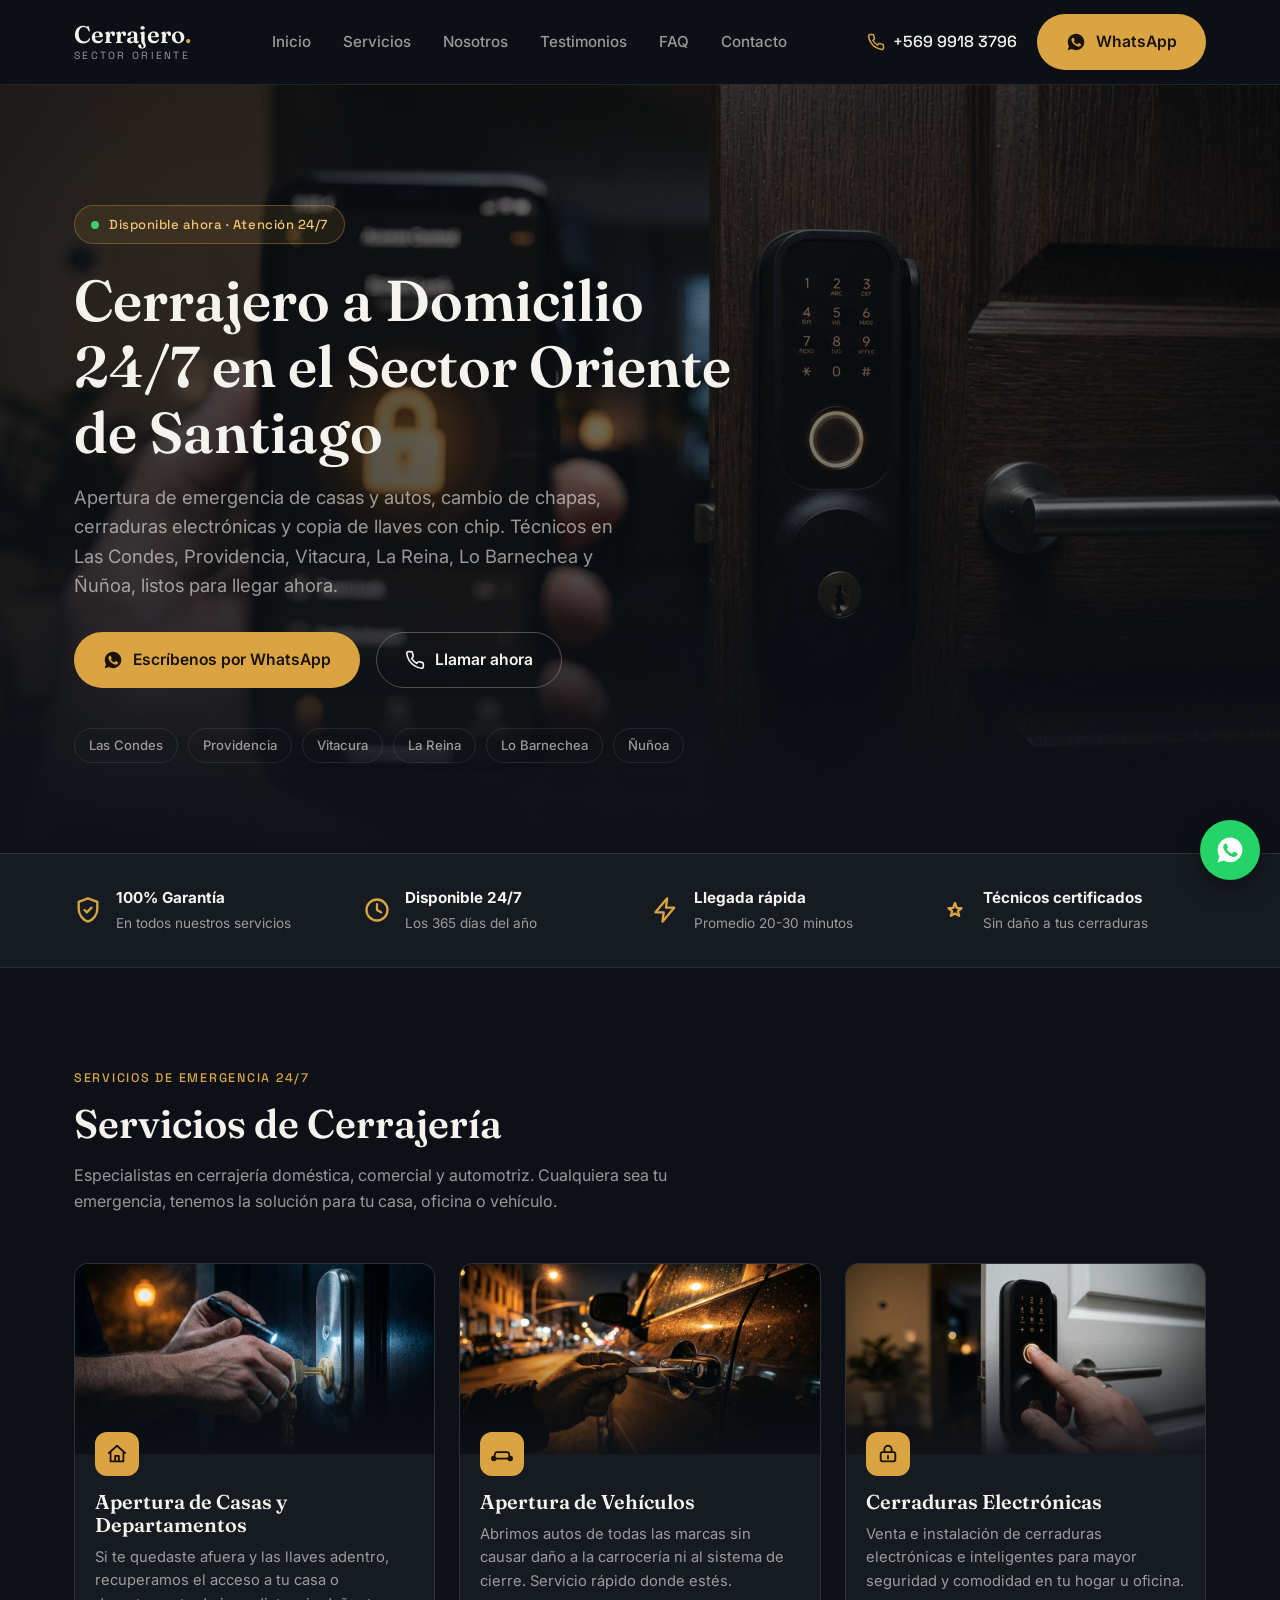
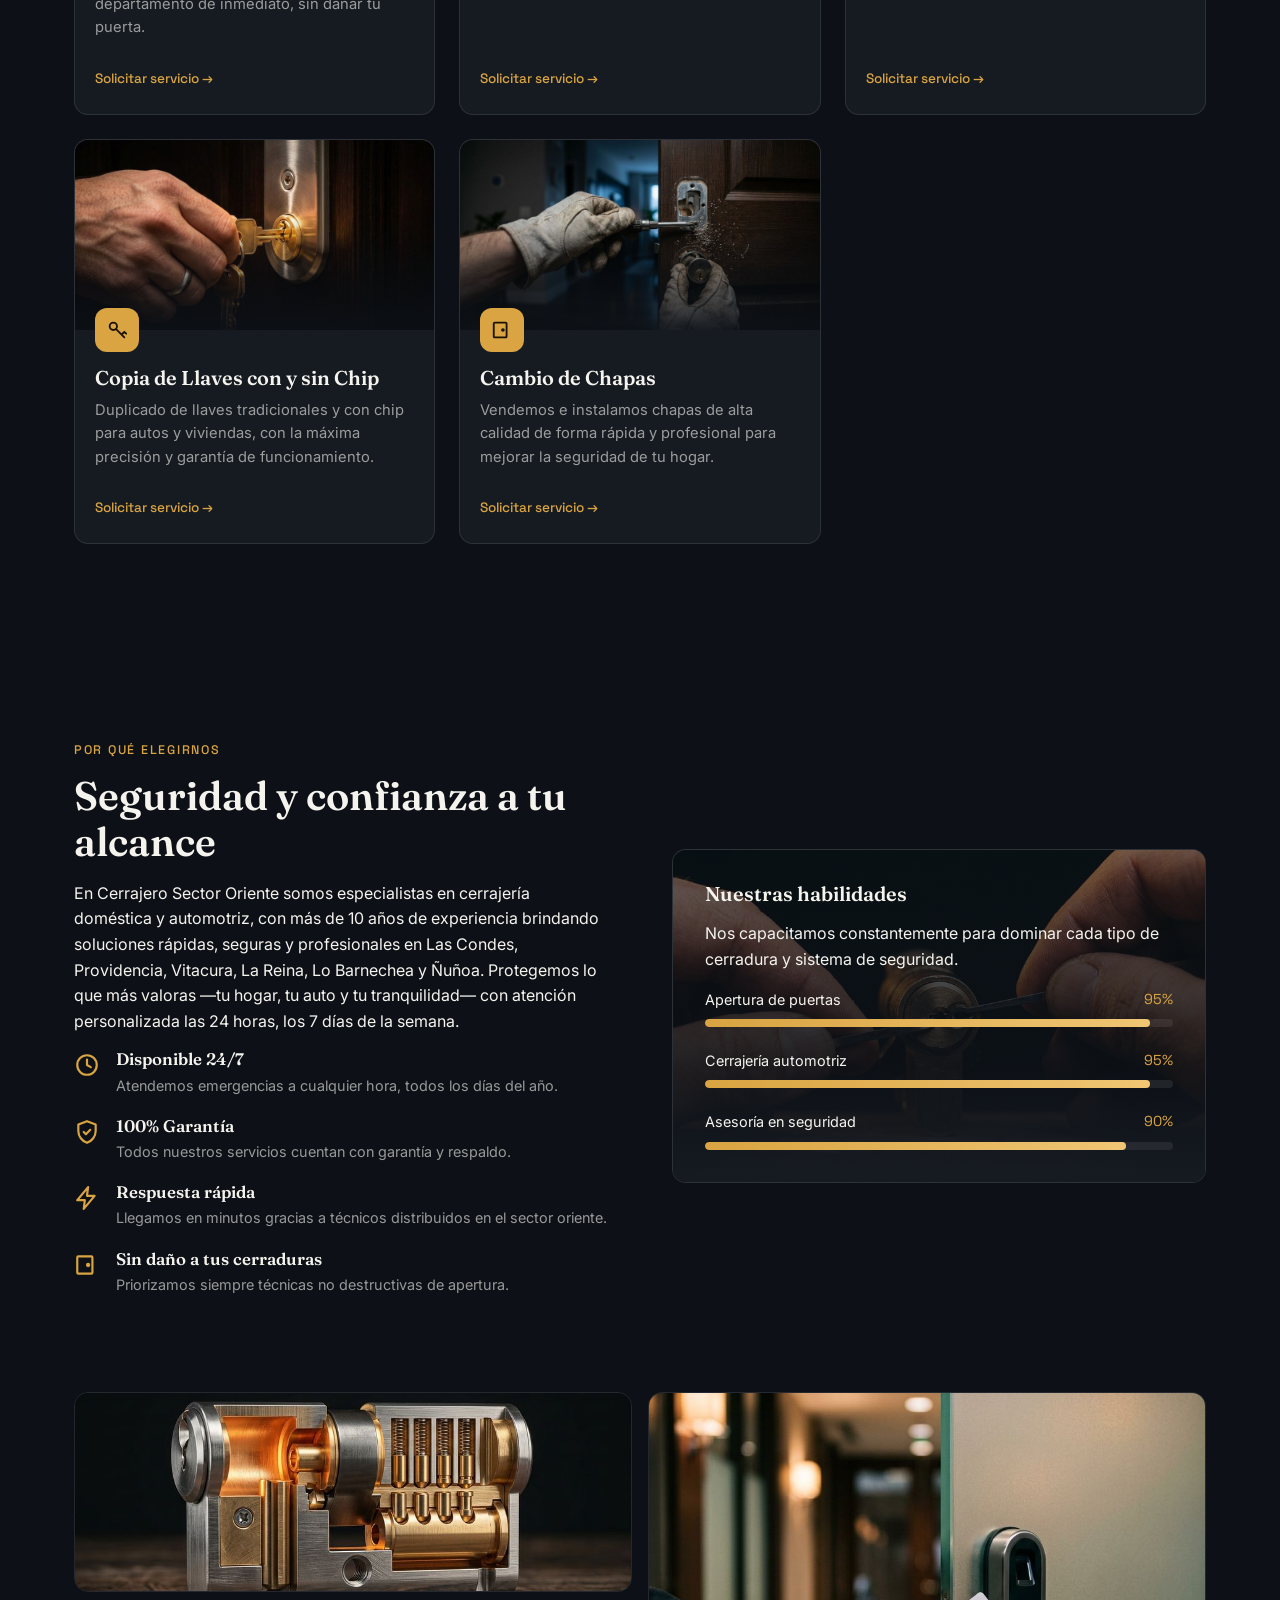
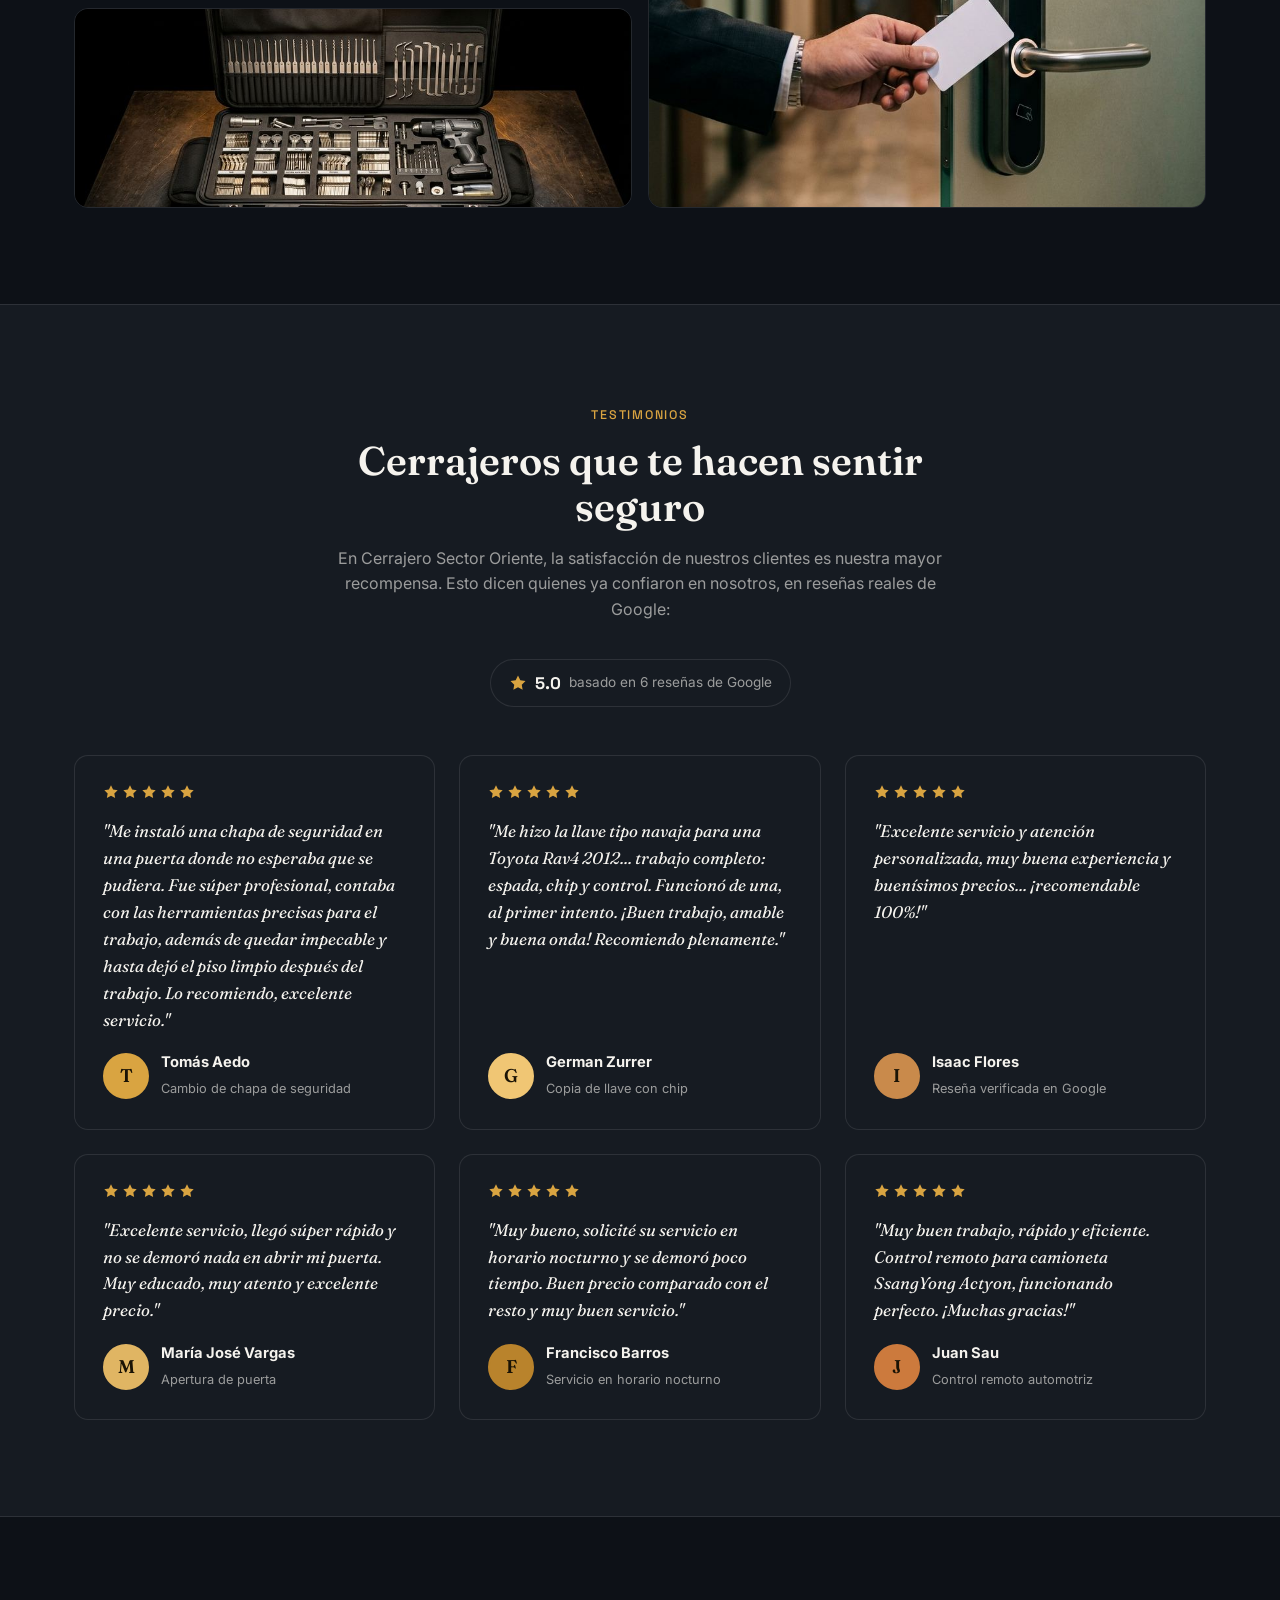
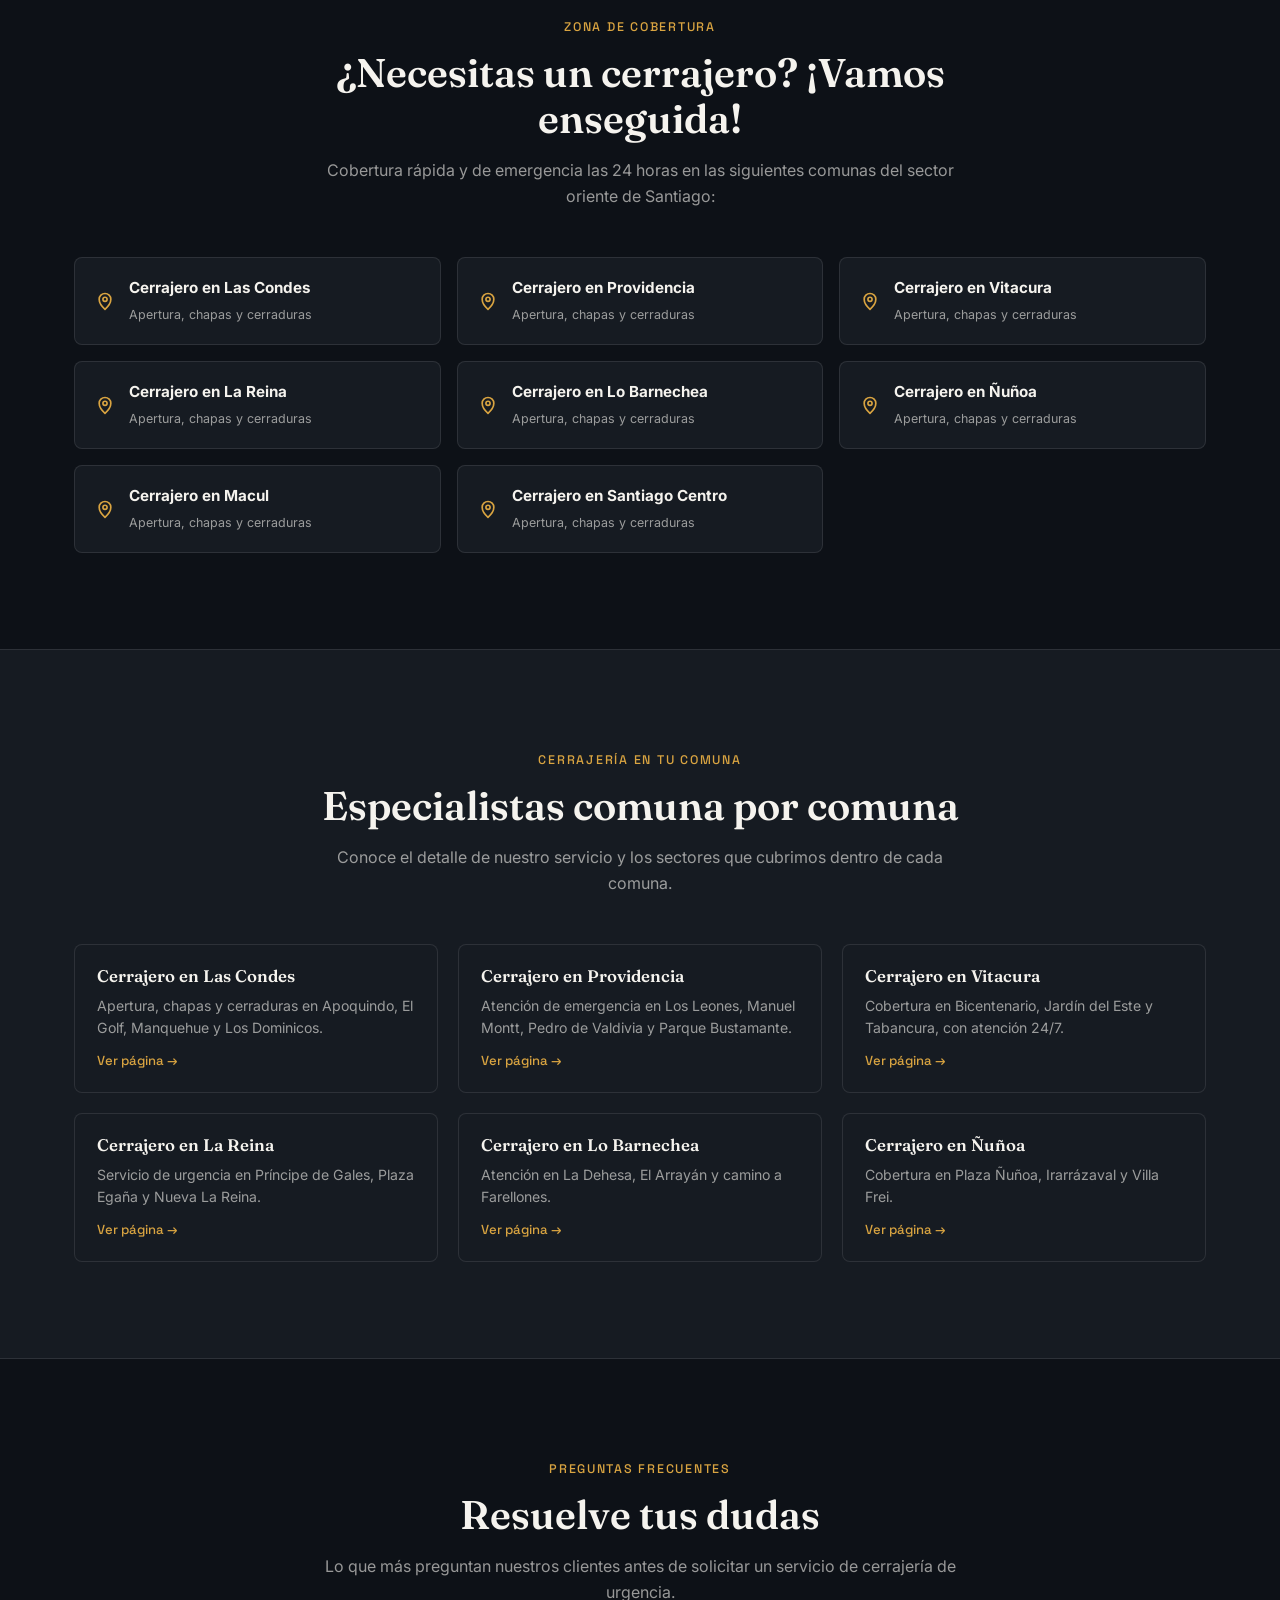
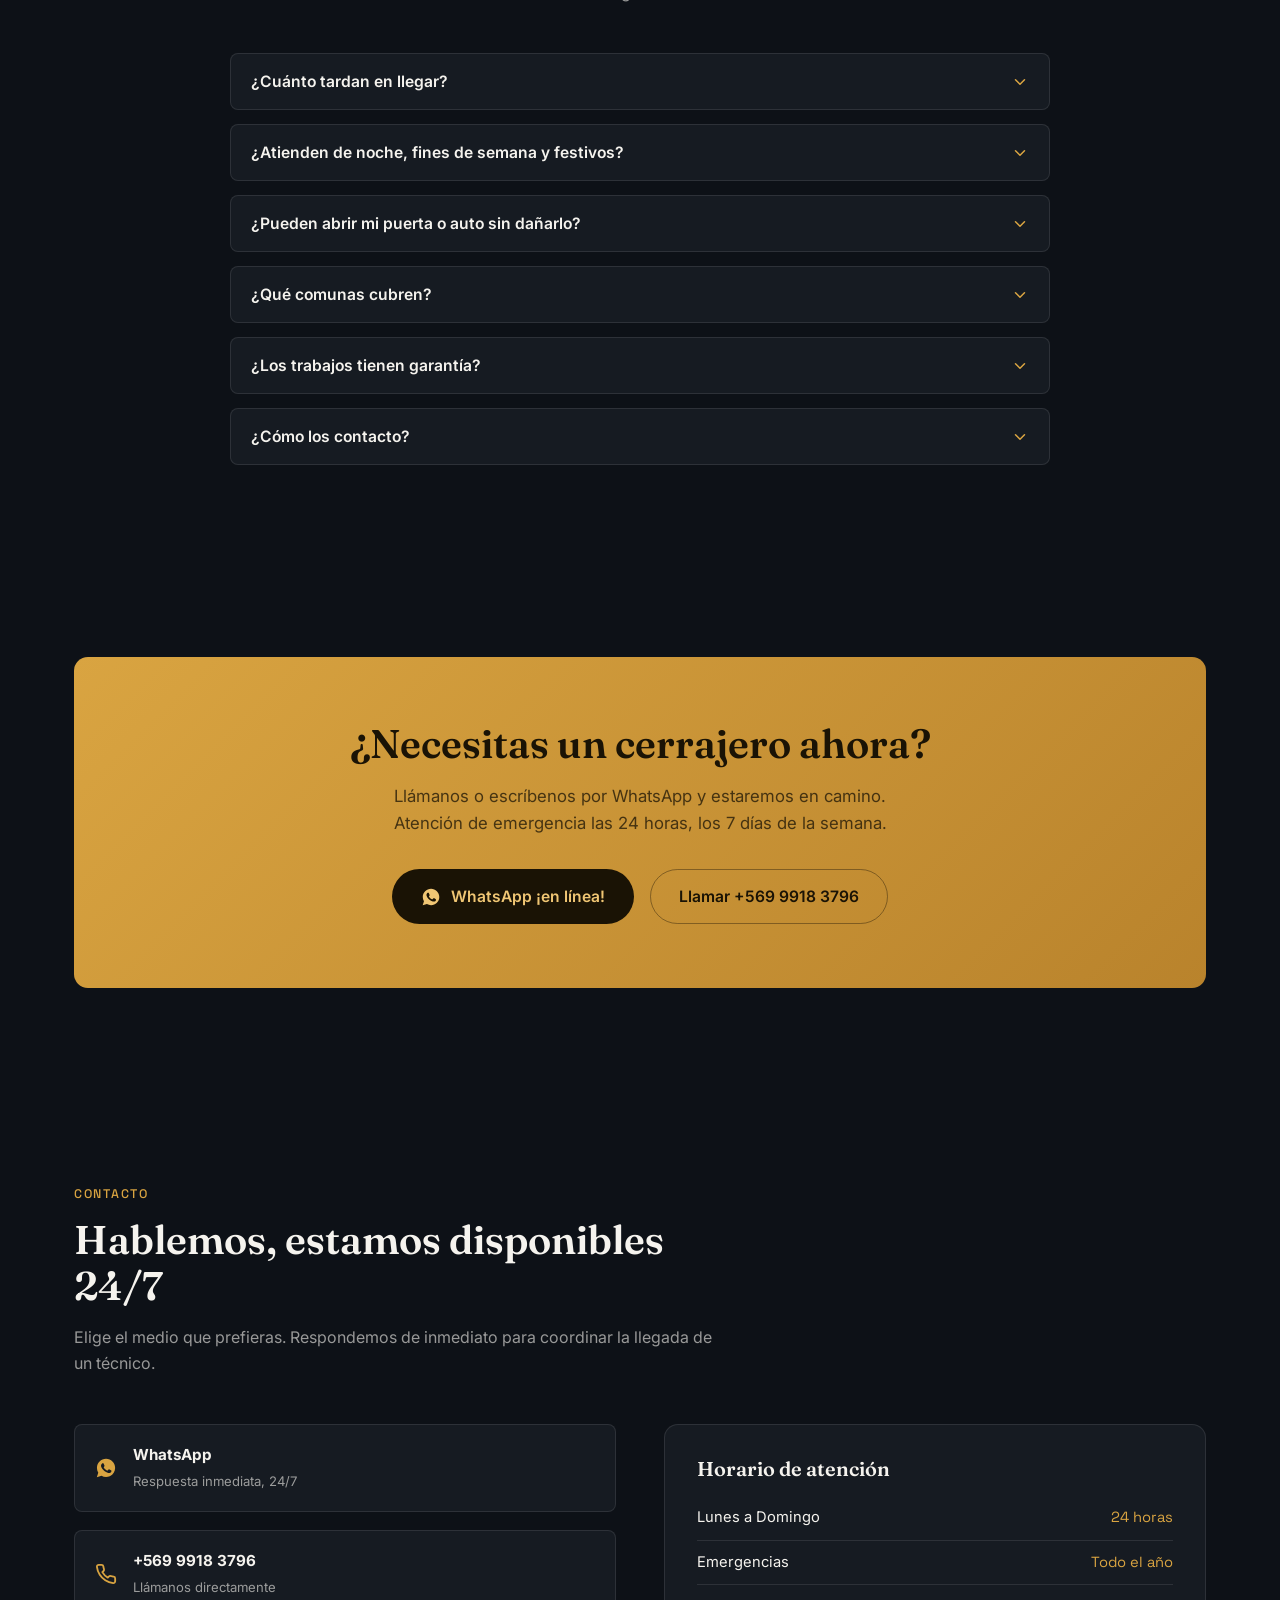
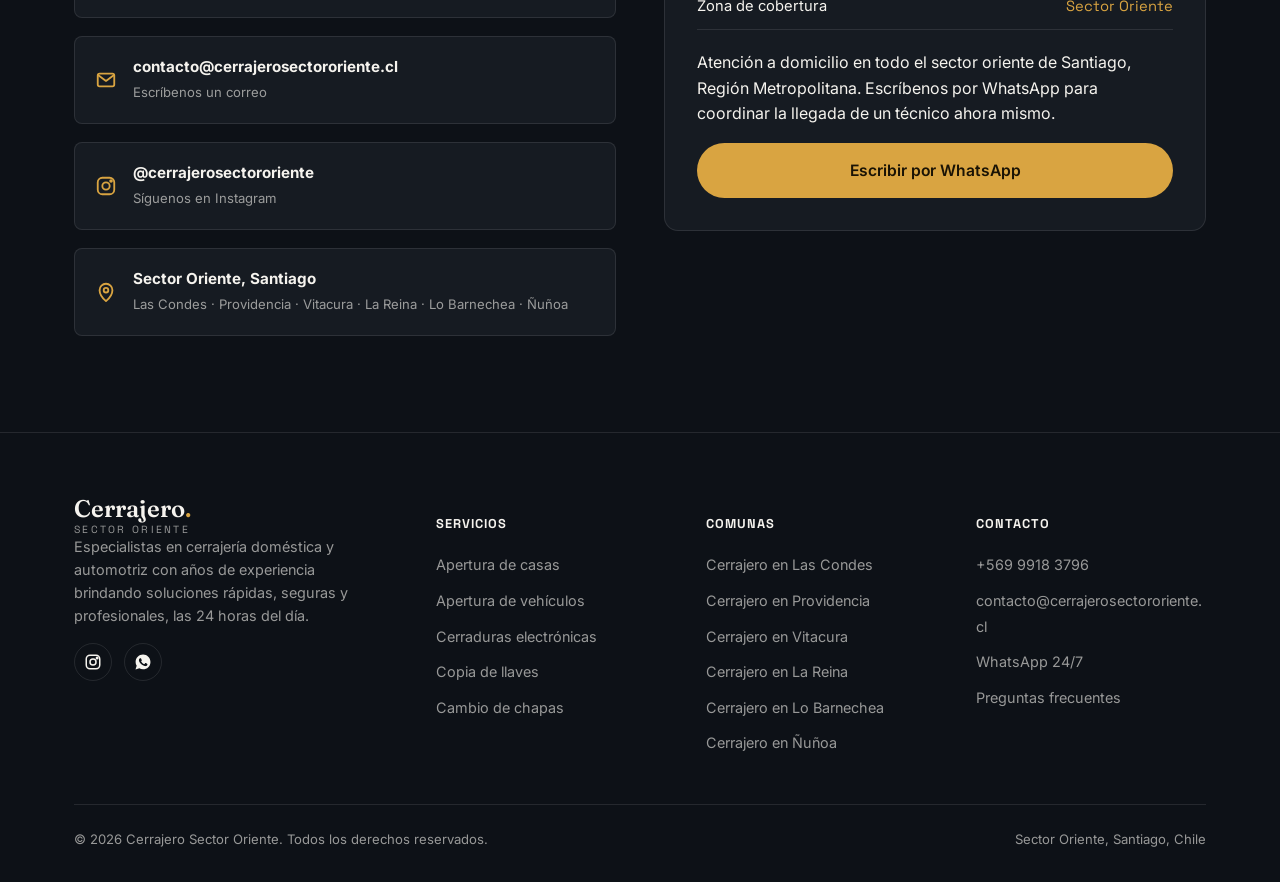
<file: index.html>
<!doctype html>
<html lang="es-CL">
<head>
<meta charset="UTF-8" />
<meta name="viewport" content="width=device-width, initial-scale=1" />
<title>Cerrajero en Las Condes, Providencia y Vitacura 24/7 | Cerrajero Sector Oriente</title>
<meta name="description" content="Cerrajero 24/7 en Las Condes, Providencia, Vitacura, La Reina, Lo Barnechea y Ñuñoa. Apertura de casas y autos, cambio de chapas y cerraduras electrónicas. Llegamos ya." />
<link rel="canonical" href="https://www.cerrajerosectororiente.cl/" />

<!-- Open Graph -->
<meta property="og:type" content="website" />
<meta property="og:locale" content="es_CL" />
<meta property="og:site_name" content="Cerrajero Sector Oriente" />
<meta property="og:title" content="Cerrajero a Domicilio 24/7 en el Sector Oriente de Santiago" />
<meta property="og:description" content="Apertura de casas y autos, cambio de chapas, cerraduras electrónicas y copia de llaves. Cobertura en Las Condes, Providencia, Vitacura, La Reina, Lo Barnechea y Ñuñoa." />
<meta property="og:url" content="https://www.cerrajerosectororiente.cl/" />
<meta property="og:image" content="https://www.cerrajerosectororiente.cl/img/hero-poster.jpg" />

<!-- Twitter Card -->
<meta name="twitter:card" content="summary_large_image" />
<meta name="twitter:title" content="Cerrajero a Domicilio 24/7 en el Sector Oriente de Santiago" />
<meta name="twitter:description" content="Apertura de casas y autos, cambio de chapas, cerraduras electrónicas y copia de llaves. Atención 24/7 en el sector oriente de Santiago." />
<meta name="twitter:image" content="https://www.cerrajerosectororiente.cl/img/hero-poster.jpg" />

<link rel="icon" href="data:image/svg+xml,%3Csvg xmlns='http://www.w3.org/2000/svg' viewBox='0 0 32 32'%3E%3Ccircle cx='16' cy='16' r='16' fill='%230d1117'/%3E%3Cpath d='M13 10a4 4 0 1 1 3.2 6.4L21 21.2l-1.6 1.6-1-.9-1.3 1.3-1.6-1.6 1.3-1.3-1-.9-1.3 1.3L13 19.1l1.3-1.3-1-1A4 4 0 0 1 13 10Zm2.5 1.5a1.5 1.5 0 1 0 0 3 1.5 1.5 0 0 0 0-3Z' fill='%23d9a441'/%3E%3C/svg%3E" />

<link rel="preconnect" href="https://fonts.googleapis.com">
<link rel="preconnect" href="https://fonts.gstatic.com" crossorigin>
<link href="https://fonts.googleapis.com/css2?family=Fraunces:ital,wght@0,400;0,600;1,400&family=Inter:wght@400;500;600&family=Space+Grotesk:wght@500;700&display=swap" rel="stylesheet">

<link rel="stylesheet" href="style.css" />

<script type="application/ld+json">
{
  "@context": "https://schema.org",
  "@type": "Locksmith",
  "@id": "https://www.cerrajerosectororiente.cl/#negocio",
  "name": "Cerrajero Sector Oriente",
  "image": "https://www.cerrajerosectororiente.cl/img/hero-poster.jpg",
  "url": "https://www.cerrajerosectororiente.cl/",
  "telephone": "+56999183796",
  "email": "contacto@cerrajerosectororiente.cl",
  "priceRange": "$$",
  "address": {
    "@type": "PostalAddress",
    "addressLocality": "Santiago",
    "addressRegion": "Región Metropolitana",
    "addressCountry": "CL"
  },
  "areaServed": [
    { "@type": "City", "name": "Las Condes" },
    { "@type": "City", "name": "Providencia" },
    { "@type": "City", "name": "Vitacura" },
    { "@type": "City", "name": "La Reina" },
    { "@type": "City", "name": "Lo Barnechea" },
    { "@type": "City", "name": "Ñuñoa" },
    { "@type": "City", "name": "Macul" },
    { "@type": "City", "name": "Santiago" }
  ],
  "openingHoursSpecification": {
    "@type": "OpeningHoursSpecification",
    "dayOfWeek": ["Monday", "Tuesday", "Wednesday", "Thursday", "Friday", "Saturday", "Sunday"],
    "opens": "00:00",
    "closes": "23:59"
  },
  "sameAs": ["https://www.instagram.com/cerrajerosectororiente"]
}
</script>

<script type="application/ld+json">
{
  "@context": "https://schema.org",
  "@type": "BreadcrumbList",
  "itemListElement": [
    { "@type": "ListItem", "position": 1, "name": "Inicio", "item": "https://www.cerrajerosectororiente.cl/" },
    { "@type": "ListItem", "position": 2, "name": "Servicios", "item": "https://www.cerrajerosectororiente.cl/#servicios" },
    { "@type": "ListItem", "position": 3, "name": "Contacto", "item": "https://www.cerrajerosectororiente.cl/#contacto" }
  ]
}
</script>

<script type="application/ld+json">
{
  "@context": "https://schema.org",
  "@type": "Service",
  "name": "Apertura de Casas y Departamentos",
  "description": "Apertura de emergencia de casas, departamentos y oficinas en el sector oriente de Santiago, sin dañar la puerta.",
  "provider": { "@type": "Locksmith", "@id": "https://www.cerrajerosectororiente.cl/#negocio", "name": "Cerrajero Sector Oriente", "telephone": "+56999183796" },
  "areaServed": [
    { "@type": "City", "name": "Las Condes" },
    { "@type": "City", "name": "Providencia" },
    { "@type": "City", "name": "Vitacura" },
    { "@type": "City", "name": "La Reina" },
    { "@type": "City", "name": "Lo Barnechea" },
    { "@type": "City", "name": "Ñuñoa" }
  ],
  "availableLanguage": "es"
}
</script>

<script type="application/ld+json">
{
  "@context": "https://schema.org",
  "@type": "Service",
  "name": "Cerrajería Automotriz",
  "description": "Apertura de vehículos de todas las marcas y copia de llaves con y sin chip, sin dañar la carrocería.",
  "provider": { "@type": "Locksmith", "@id": "https://www.cerrajerosectororiente.cl/#negocio", "name": "Cerrajero Sector Oriente", "telephone": "+56999183796" },
  "areaServed": [
    { "@type": "City", "name": "Las Condes" },
    { "@type": "City", "name": "Providencia" },
    { "@type": "City", "name": "Vitacura" },
    { "@type": "City", "name": "La Reina" },
    { "@type": "City", "name": "Lo Barnechea" },
    { "@type": "City", "name": "Ñuñoa" }
  ],
  "availableLanguage": "es"
}
</script>

<script type="application/ld+json">
{
  "@context": "https://schema.org",
  "@type": "Service",
  "name": "Cambio de Chapas y Cerraduras Electrónicas",
  "description": "Venta e instalación de chapas de alta seguridad y cerraduras electrónicas para casas, departamentos y oficinas.",
  "provider": { "@type": "Locksmith", "@id": "https://www.cerrajerosectororiente.cl/#negocio", "name": "Cerrajero Sector Oriente", "telephone": "+56999183796" },
  "areaServed": [
    { "@type": "City", "name": "Las Condes" },
    { "@type": "City", "name": "Providencia" },
    { "@type": "City", "name": "Vitacura" },
    { "@type": "City", "name": "La Reina" },
    { "@type": "City", "name": "Lo Barnechea" },
    { "@type": "City", "name": "Ñuñoa" }
  ],
  "availableLanguage": "es"
}
</script>

<script type="application/ld+json">
{
  "@context": "https://schema.org",
  "@type": "FAQPage",
  "mainEntity": [
    {
      "@type": "Question",
      "name": "¿Cuánto tardan en llegar?",
      "acceptedAnswer": { "@type": "Answer", "text": "Nuestro tiempo de respuesta promedio es de 20 a 30 minutos en las comunas del sector oriente de Santiago, dependiendo del tráfico y la ubicación exacta." }
    },
    {
      "@type": "Question",
      "name": "¿Atienden de noche, fines de semana y festivos?",
      "acceptedAnswer": { "@type": "Answer", "text": "Sí, somos un servicio de urgencia disponible las 24 horas, los 7 días de la semana, incluyendo festivos." }
    },
    {
      "@type": "Question",
      "name": "¿Pueden abrir mi puerta o auto sin dañarlo?",
      "acceptedAnswer": { "@type": "Answer", "text": "Sí, priorizamos siempre técnicas no destructivas de apertura, tanto en puertas de casas y departamentos como en vehículos, para evitar daños a tu propiedad." }
    },
    {
      "@type": "Question",
      "name": "¿Qué comunas cubren?",
      "acceptedAnswer": { "@type": "Answer", "text": "Cubrimos con cobertura rápida y de emergencia Las Condes, Providencia, Vitacura, La Reina, Lo Barnechea y Ñuñoa." }
    },
    {
      "@type": "Question",
      "name": "¿Los trabajos tienen garantía?",
      "acceptedAnswer": { "@type": "Answer", "text": "Sí, ofrecemos un 100% de garantía en todos nuestros servicios de cerrajería." }
    },
    {
      "@type": "Question",
      "name": "¿Cómo los contacto?",
      "acceptedAnswer": { "@type": "Answer", "text": "Puedes escribirnos por WhatsApp o llamarnos directamente al +569 9918 3796; respondemos de inmediato para coordinar la llegada de un técnico." }
    }
  ]
}
</script>
</head>
<body>

<a class="skip-link screen-reader-text" href="#main">Ir al contenido</a>

<header class="site-header">
  <div class="container">
    <a href="#inicio" class="logo" aria-label="Cerrajero Sector Oriente, inicio">
      <strong>Cerrajero<span>.</span></strong>
      <small>SECTOR ORIENTE</small>
    </a>

    <nav class="nav-links" aria-label="Navegación principal">
      <a href="#inicio">Inicio</a>
      <a href="#servicios">Servicios</a>
      <a href="#nosotros">Nosotros</a>
      <a href="#testimonios">Testimonios</a>
      <a href="#faq">FAQ</a>
      <a href="#contacto">Contacto</a>
      <div class="nav-cta-mobile">
        <a class="btn btn-outline" href="tel:+56999183796"><svg viewBox="0 0 24 24" fill="none" stroke="currentColor" stroke-width="2" stroke-linecap="round" stroke-linejoin="round"><path d="M22 16.9v3a2 2 0 0 1-2.2 2 19.8 19.8 0 0 1-8.6-3.1 19.5 19.5 0 0 1-6-6 19.8 19.8 0 0 1-3.1-8.6A2 2 0 0 1 4.1 2h3a2 2 0 0 1 2 1.7c.1 1 .3 2 .7 2.9a2 2 0 0 1-.5 2.1L8 10a16 16 0 0 0 6 6l1.3-1.3a2 2 0 0 1 2.1-.5c.9.4 1.9.6 2.9.7a2 2 0 0 1 1.7 2Z"/></svg> +569 9918 3796</a>
        <a class="btn btn-primary" href="https://wa.link/hei0ib" target="_blank" rel="noopener"><svg viewBox="0 0 24 24" fill="currentColor"><path d="M12.04 2C6.58 2 2.13 6.45 2.13 11.91c0 1.87.5 3.62 1.44 5.16L2 22l5.09-1.53a9.87 9.87 0 0 0 4.95 1.33h.01c5.46 0 9.91-4.45 9.91-9.91C21.96 6.45 17.5 2 12.04 2Zm5.8 14.07c-.24.68-1.39 1.32-1.92 1.4-.49.08-1.1.11-1.78-.11-.41-.13-.93-.3-1.6-.6-2.82-1.22-4.66-4.05-4.8-4.24-.14-.19-1.15-1.53-1.15-2.91 0-1.39.72-2.07.98-2.35.26-.28.56-.35.75-.35h.53c.17 0 .4-.03.62.48.24.55.8 1.91.87 2.05.07.14.11.3.02.49-.09.19-.14.3-.28.46-.14.16-.29.36-.41.48-.14.14-.28.29-.12.57.16.28.72 1.19 1.55 1.93 1.07.95 1.97 1.25 2.25 1.39.28.14.44.12.6-.07.16-.19.69-.8.87-1.08.19-.28.37-.23.62-.14.26.09 1.63.77 1.91.91.28.14.46.21.53.33.07.12.07.68-.17 1.36Z"/></svg> WhatsApp</a>
      </div>
    </nav>

    <div class="header-actions">
      <a class="header-phone" href="tel:+56999183796" aria-label="Llamar al +569 9918 3796">
        <svg viewBox="0 0 24 24" fill="none" stroke="currentColor" stroke-width="2" stroke-linecap="round" stroke-linejoin="round"><path d="M22 16.9v3a2 2 0 0 1-2.2 2 19.8 19.8 0 0 1-8.6-3.1 19.5 19.5 0 0 1-6-6 19.8 19.8 0 0 1-3.1-8.6A2 2 0 0 1 4.1 2h3a2 2 0 0 1 2 1.7c.1 1 .3 2 .7 2.9a2 2 0 0 1-.5 2.1L8 10a16 16 0 0 0 6 6l1.3-1.3a2 2 0 0 1 2.1-.5c.9.4 1.9.6 2.9.7a2 2 0 0 1 1.7 2Z"/></svg>
        +569 9918 3796
      </a>
      <a class="btn btn-primary" href="https://wa.link/hei0ib" target="_blank" rel="noopener">
        <svg viewBox="0 0 24 24" fill="currentColor"><path d="M12.04 2C6.58 2 2.13 6.45 2.13 11.91c0 1.87.5 3.62 1.44 5.16L2 22l5.09-1.53a9.87 9.87 0 0 0 4.95 1.33h.01c5.46 0 9.91-4.45 9.91-9.91C21.96 6.45 17.5 2 12.04 2Zm5.8 14.07c-.24.68-1.39 1.32-1.92 1.4-.49.08-1.1.11-1.78-.11-.41-.13-.93-.3-1.6-.6-2.82-1.22-4.66-4.05-4.8-4.24-.14-.19-1.15-1.53-1.15-2.91 0-1.39.72-2.07.98-2.35.26-.28.56-.35.75-.35h.53c.17 0 .4-.03.62.48.24.55.8 1.91.87 2.05.07.14.11.3.02.49-.09.19-.14.3-.28.46-.14.16-.29.36-.41.48-.14.14-.28.29-.12.57.16.28.72 1.19 1.55 1.93 1.07.95 1.97 1.25 2.25 1.39.28.14.44.12.6-.07.16-.19.69-.8.87-1.08.19-.28.37-.23.62-.14.26.09 1.63.77 1.91.91.28.14.46.21.53.33.07.12.07.68-.17 1.36Z"/></svg>
        WhatsApp
      </a>
    </div>

    <button class="nav-toggle" type="button" aria-label="Abrir menú" aria-expanded="false">
      <svg viewBox="0 0 24 24" fill="none" stroke="currentColor" stroke-width="2" stroke-linecap="round" stroke-linejoin="round"><line x1="3" y1="6" x2="21" y2="6"/><line x1="3" y1="12" x2="21" y2="12"/><line x1="3" y1="18" x2="21" y2="18"/></svg>
    </button>
  </div>
</header>

<main id="main">

  <!-- HERO -->
  <section class="hero" id="inicio">
    <div class="hero__media" style="background-image:url('img/hero-poster.jpg');">
      <video class="hero__bg-video" autoplay muted loop playsinline preload="auto" poster="img/hero-poster.jpg" aria-hidden="true">
        <source src="hero.mp4" type="video/mp4" media="(min-width: 721px)">
      </video>
      <div class="hero__overlay"></div>
    </div>
    <div class="container">
      <div class="hero__content">
        <span class="status-pill"><span class="status-dot"></span> Disponible ahora · Atención 24/7</span>
        <h1>Cerrajero a Domicilio 24/7 en el Sector Oriente de Santiago</h1>
        <p class="lead">Apertura de emergencia de casas y autos, cambio de chapas, cerraduras electrónicas y copia de llaves con chip. Técnicos en Las Condes, Providencia, Vitacura, La Reina, Lo Barnechea y Ñuñoa, listos para llegar ahora.</p>
        <div class="hero__actions">
          <a class="btn btn-primary" href="https://wa.link/hei0ib" target="_blank" rel="noopener">
            <svg viewBox="0 0 24 24" fill="currentColor"><path d="M12.04 2C6.58 2 2.13 6.45 2.13 11.91c0 1.87.5 3.62 1.44 5.16L2 22l5.09-1.53a9.87 9.87 0 0 0 4.95 1.33h.01c5.46 0 9.91-4.45 9.91-9.91C21.96 6.45 17.5 2 12.04 2Zm5.8 14.07c-.24.68-1.39 1.32-1.92 1.4-.49.08-1.1.11-1.78-.11-.41-.13-.93-.3-1.6-.6-2.82-1.22-4.66-4.05-4.8-4.24-.14-.19-1.15-1.53-1.15-2.91 0-1.39.72-2.07.98-2.35.26-.28.56-.35.75-.35h.53c.17 0 .4-.03.62.48.24.55.8 1.91.87 2.05.07.14.11.3.02.49-.09.19-.14.3-.28.46-.14.16-.29.36-.41.48-.14.14-.28.29-.12.57.16.28.72 1.19 1.55 1.93 1.07.95 1.97 1.25 2.25 1.39.28.14.44.12.6-.07.16-.19.69-.8.87-1.08.19-.28.37-.23.62-.14.26.09 1.63.77 1.91.91.28.14.46.21.53.33.07.12.07.68-.17 1.36Z"/></svg>
            Escríbenos por WhatsApp
          </a>
          <a class="btn btn-outline" href="tel:+56999183796">
            <svg viewBox="0 0 24 24" fill="none" stroke="currentColor" stroke-width="2" stroke-linecap="round" stroke-linejoin="round"><path d="M22 16.9v3a2 2 0 0 1-2.2 2 19.8 19.8 0 0 1-8.6-3.1 19.5 19.5 0 0 1-6-6 19.8 19.8 0 0 1-3.1-8.6A2 2 0 0 1 4.1 2h3a2 2 0 0 1 2 1.7c.1 1 .3 2 .7 2.9a2 2 0 0 1-.5 2.1L8 10a16 16 0 0 0 6 6l1.3-1.3a2 2 0 0 1 2.1-.5c.9.4 1.9.6 2.9.7a2 2 0 0 1 1.7 2Z"/></svg>
            Llamar ahora
          </a>
        </div>
        <div class="commune-chips">
          <span>Las Condes</span>
          <span>Providencia</span>
          <span>Vitacura</span>
          <span>La Reina</span>
          <span>Lo Barnechea</span>
          <span>Ñuñoa</span>
        </div>
      </div>
    </div>
  </section>

  <!-- TRUST STRIP -->
  <div class="trust-strip">
    <div class="container">
      <div class="trust-item">
        <svg viewBox="0 0 24 24" fill="none" stroke="currentColor" stroke-width="2" stroke-linecap="round" stroke-linejoin="round"><path d="M12 2 4 5v6c0 5 3.4 9.4 8 11 4.6-1.6 8-6 8-11V5l-8-3Z"/><path d="m9 12 2 2 4-4"/></svg>
        <div><strong>100% Garantía</strong><span>En todos nuestros servicios</span></div>
      </div>
      <div class="trust-item">
        <svg viewBox="0 0 24 24" fill="none" stroke="currentColor" stroke-width="2" stroke-linecap="round" stroke-linejoin="round"><circle cx="12" cy="12" r="9"/><path d="M12 7v5l3.5 2"/></svg>
        <div><strong>Disponible 24/7</strong><span>Los 365 días del año</span></div>
      </div>
      <div class="trust-item">
        <svg viewBox="0 0 24 24" fill="none" stroke="currentColor" stroke-width="2" stroke-linecap="round" stroke-linejoin="round"><path d="M13 2 3 14h7l-1 8 10-12h-7l1-8Z"/></svg>
        <div><strong>Llegada rápida</strong><span>Promedio 20-30 minutos</span></div>
      </div>
      <div class="trust-item">
        <svg viewBox="0 0 24 24" fill="none" stroke="currentColor" stroke-width="2" stroke-linecap="round" stroke-linejoin="round"><path d="m12 15 3.5 2-1-4 3-2.5-4-.3L12 6l-1.5 4.2-4 .3 3 2.5-1 4Z"/></svg>
        <div><strong>Técnicos certificados</strong><span>Sin daño a tus cerraduras</span></div>
      </div>
    </div>
  </div>

  <!-- SERVICIOS -->
  <section class="section" id="servicios">
    <div class="container">
      <div class="section-head">
        <span class="eyebrow">Servicios de emergencia 24/7</span>
        <h2>Servicios de Cerrajería</h2>
        <p>Especialistas en cerrajería doméstica, comercial y automotriz. Cualquiera sea tu emergencia, tenemos la solución para tu casa, oficina o vehículo.</p>
      </div>

      <div class="services-grid">
        <article class="service-card reveal">
          <div class="service-card__media"><img src="img/servicio-apertura-casas.jpg" alt="Cerrajero abriendo una puerta de emergencia de noche con linterna" width="900" height="490" loading="lazy" decoding="async" /></div>
          <div class="service-card__icon">
            <svg viewBox="0 0 24 24" fill="none" stroke="currentColor" stroke-width="2" stroke-linecap="round" stroke-linejoin="round"><path d="M3 11 12 3l9 8"/><path d="M5 10v10h14V10"/><path d="M10 20v-6h4v6"/></svg>
          </div>
          <div class="service-card__body">
            <h3>Apertura de Casas y Departamentos</h3>
            <p>Si te quedaste afuera y las llaves adentro, recuperamos el acceso a tu casa o departamento de inmediato, sin dañar tu puerta.</p>
            <a href="https://wa.link/hei0ib" target="_blank" rel="noopener">Solicitar servicio →</a>
          </div>
        </article>

        <article class="service-card reveal">
          <div class="service-card__media"><img src="img/servicio-apertura-vehiculos.jpg" alt="Apertura de la puerta de un vehículo de noche sin dañar la carrocería" width="900" height="490" loading="lazy" decoding="async" /></div>
          <div class="service-card__icon">
            <svg viewBox="0 0 24 24" fill="none" stroke="currentColor" stroke-width="2" stroke-linecap="round" stroke-linejoin="round"><path d="M5 17h14M5 17a2 2 0 1 1-4 0 2 2 0 0 1 4 0Zm14 0a2 2 0 1 0 4 0 2 2 0 0 0-4 0ZM3 17l1.5-5.5A2 2 0 0 1 6.4 10h11.2a2 2 0 0 1 1.9 1.5L21 17"/></svg>
          </div>
          <div class="service-card__body">
            <h3>Apertura de Vehículos</h3>
            <p>Abrimos autos de todas las marcas sin causar daño a la carrocería ni al sistema de cierre. Servicio rápido donde estés.</p>
            <a href="https://wa.link/hei0ib" target="_blank" rel="noopener">Solicitar servicio →</a>
          </div>
        </article>

        <article class="service-card reveal">
          <div class="service-card__media"><img src="img/servicio-cerraduras-electronicas.jpg" alt="Cerradura electrónica con teclado numérico instalada en una puerta" width="900" height="490" loading="lazy" decoding="async" /></div>
          <div class="service-card__icon">
            <svg viewBox="0 0 24 24" fill="none" stroke="currentColor" stroke-width="2" stroke-linecap="round" stroke-linejoin="round"><rect x="4" y="10" width="16" height="10" rx="2"/><path d="M8 10V7a4 4 0 0 1 8 0v3"/><path d="M12 14v3"/></svg>
          </div>
          <div class="service-card__body">
            <h3>Cerraduras Electrónicas</h3>
            <p>Venta e instalación de cerraduras electrónicas e inteligentes para mayor seguridad y comodidad en tu hogar u oficina.</p>
            <a href="https://wa.link/hei0ib" target="_blank" rel="noopener">Solicitar servicio →</a>
          </div>
        </article>

        <article class="service-card reveal">
          <div class="service-card__media"><img src="img/servicio-copia-llaves.jpg" alt="Llave insertada en la cerradura de una puerta, duplicado de llaves" width="900" height="490" loading="lazy" decoding="async" /></div>
          <div class="service-card__icon">
            <svg viewBox="0 0 24 24" fill="none" stroke="currentColor" stroke-width="2" stroke-linecap="round" stroke-linejoin="round"><circle cx="8" cy="8" r="4"/><path d="m11 11 9 9M17 17l2-2M20 14l2 2"/></svg>
          </div>
          <div class="service-card__body">
            <h3>Copia de Llaves con y sin Chip</h3>
            <p>Duplicado de llaves tradicionales y con chip para autos y viviendas, con la máxima precisión y garantía de funcionamiento.</p>
            <a href="https://wa.link/hei0ib" target="_blank" rel="noopener">Solicitar servicio →</a>
          </div>
        </article>

        <article class="service-card reveal">
          <div class="service-card__media"><img src="img/servicio-cambio-chapas.jpg" alt="Cerrajero instalando una chapa de seguridad nueva en una puerta" width="900" height="490" loading="lazy" decoding="async" /></div>
          <div class="service-card__icon">
            <svg viewBox="0 0 24 24" fill="none" stroke="currentColor" stroke-width="2" stroke-linecap="round" stroke-linejoin="round"><rect x="3" y="4" width="14" height="16" rx="1"/><circle cx="13" cy="12" r="1"/></svg>
          </div>
          <div class="service-card__body">
            <h3>Cambio de Chapas</h3>
            <p>Vendemos e instalamos chapas de alta calidad de forma rápida y profesional para mejorar la seguridad de tu hogar.</p>
            <a href="https://wa.link/hei0ib" target="_blank" rel="noopener">Solicitar servicio →</a>
          </div>
        </article>
      </div>
    </div>
  </section>

  <!-- POR QUÉ ELEGIRNOS -->
  <section class="section" id="nosotros">
    <div class="container">
      <div class="why-grid">
        <div class="reveal">
          <span class="eyebrow">Por qué elegirnos</span>
          <h2>Seguridad y confianza a tu alcance</h2>
          <p>En Cerrajero Sector Oriente somos especialistas en cerrajería doméstica y automotriz, con más de 10 años de experiencia brindando soluciones rápidas, seguras y profesionales en Las Condes, Providencia, Vitacura, La Reina, Lo Barnechea y Ñuñoa. Protegemos lo que más valoras —tu hogar, tu auto y tu tranquilidad— con atención personalizada las 24 horas, los 7 días de la semana.</p>

          <div class="why-list">
            <div class="why-item">
              <svg viewBox="0 0 24 24" fill="none" stroke="currentColor" stroke-width="2" stroke-linecap="round" stroke-linejoin="round"><circle cx="12" cy="12" r="9"/><path d="M12 7v5l3.5 2"/></svg>
              <div><h3>Disponible 24/7</h3><p>Atendemos emergencias a cualquier hora, todos los días del año.</p></div>
            </div>
            <div class="why-item">
              <svg viewBox="0 0 24 24" fill="none" stroke="currentColor" stroke-width="2" stroke-linecap="round" stroke-linejoin="round"><path d="M12 2 4 5v6c0 5 3.4 9.4 8 11 4.6-1.6 8-6 8-11V5l-8-3Z"/><path d="m9 12 2 2 4-4"/></svg>
              <div><h3>100% Garantía</h3><p>Todos nuestros servicios cuentan con garantía y respaldo.</p></div>
            </div>
            <div class="why-item">
              <svg viewBox="0 0 24 24" fill="none" stroke="currentColor" stroke-width="2" stroke-linecap="round" stroke-linejoin="round"><path d="M13 2 3 14h7l-1 8 10-12h-7l1-8Z"/></svg>
              <div><h3>Respuesta rápida</h3><p>Llegamos en minutos gracias a técnicos distribuidos en el sector oriente.</p></div>
            </div>
            <div class="why-item">
              <svg viewBox="0 0 24 24" fill="none" stroke="currentColor" stroke-width="2" stroke-linecap="round" stroke-linejoin="round"><rect x="3" y="4" width="14" height="16" rx="1"/><circle cx="13" cy="12" r="1"/></svg>
              <div><h3>Sin daño a tus cerraduras</h3><p>Priorizamos siempre técnicas no destructivas de apertura.</p></div>
            </div>
          </div>
        </div>

        <div class="skills reveal">
          <img class="skills__bg" src="img/habilidades-cerrajeria.jpg" alt="Cerrajero manipulando con precisión el cilindro de una cerradura" width="900" height="490" loading="lazy" decoding="async" />
          <div class="skills__overlay"></div>
          <h3>Nuestras habilidades</h3>
          <p>Nos capacitamos constantemente para dominar cada tipo de cerradura y sistema de seguridad.</p>

          <div class="skill-row">
            <div class="skill-row__label"><span>Apertura de puertas</span><span>95%</span></div>
            <div class="skill-track"><div class="skill-fill" data-skill="95"></div></div>
          </div>
          <div class="skill-row">
            <div class="skill-row__label"><span>Cerrajería automotriz</span><span>95%</span></div>
            <div class="skill-track"><div class="skill-fill" data-skill="95"></div></div>
          </div>
          <div class="skill-row">
            <div class="skill-row__label"><span>Asesoría en seguridad</span><span>90%</span></div>
            <div class="skill-track"><div class="skill-fill" data-skill="90"></div></div>
          </div>
        </div>
      </div>
    </div>
  </section>

  <!-- GALERÍA -->
  <section class="section" style="padding-top:0;">
    <div class="container">
      <div class="gallery-grid">
        <div class="gallery-item reveal"><img src="img/galeria-mecanismo.jpg" alt="Mecanismo interno de una cerradura de cilindro" width="900" height="490" loading="lazy" decoding="async" /></div>
        <div class="gallery-item reveal"><img src="img/galeria-herramientas.jpg" alt="Maletín con herramientas profesionales de cerrajería" width="900" height="490" loading="lazy" decoding="async" /></div>
        <div class="gallery-item gallery-item--tall reveal"><img src="img/galeria-acceso-comercial.jpg" alt="Control de acceso con tarjeta en puerta de oficina" width="848" height="1264" loading="lazy" decoding="async" /></div>
      </div>
    </div>
  </section>

  <!-- TESTIMONIOS -->
  <section class="section" id="testimonios" style="background:var(--bg-card); border-top:1px solid var(--border); border-bottom:1px solid var(--border);">
    <div class="container">
      <div class="section-head center">
        <span class="eyebrow">Testimonios</span>
        <h2>Cerrajeros que te hacen sentir seguro</h2>
        <p>En Cerrajero Sector Oriente, la satisfacción de nuestros clientes es nuestra mayor recompensa. Esto dicen quienes ya confiaron en nosotros, en reseñas reales de Google:</p>
        <div class="rating-badge">
          <svg viewBox="0 0 24 24" fill="currentColor"><path d="m12 2 3.1 6.3 6.9 1-5 4.9 1.2 6.8L12 17.8 5.8 21l1.2-6.8-5-4.9 6.9-1L12 2Z"/></svg>
          <span class="rating-badge__score">5.0</span>
          <span class="rating-badge__label">basado en 6 reseñas de Google</span>
        </div>
      </div>

      <div class="testimonials-track">
        <div class="testimonial-card reveal">
          <div class="stars" aria-hidden="true">
            <svg viewBox="0 0 24 24" fill="currentColor"><path d="m12 2 3.1 6.3 6.9 1-5 4.9 1.2 6.8L12 17.8 5.8 21l1.2-6.8-5-4.9 6.9-1L12 2Z"/></svg>
            <svg viewBox="0 0 24 24" fill="currentColor"><path d="m12 2 3.1 6.3 6.9 1-5 4.9 1.2 6.8L12 17.8 5.8 21l1.2-6.8-5-4.9 6.9-1L12 2Z"/></svg>
            <svg viewBox="0 0 24 24" fill="currentColor"><path d="m12 2 3.1 6.3 6.9 1-5 4.9 1.2 6.8L12 17.8 5.8 21l1.2-6.8-5-4.9 6.9-1L12 2Z"/></svg>
            <svg viewBox="0 0 24 24" fill="currentColor"><path d="m12 2 3.1 6.3 6.9 1-5 4.9 1.2 6.8L12 17.8 5.8 21l1.2-6.8-5-4.9 6.9-1L12 2Z"/></svg>
            <svg viewBox="0 0 24 24" fill="currentColor"><path d="m12 2 3.1 6.3 6.9 1-5 4.9 1.2 6.8L12 17.8 5.8 21l1.2-6.8-5-4.9 6.9-1L12 2Z"/></svg>
          </div>
          <blockquote>"Me instaló una chapa de seguridad en una puerta donde no esperaba que se pudiera. Fue súper profesional, contaba con las herramientas precisas para el trabajo, además de quedar impecable y hasta dejó el piso limpio después del trabajo. Lo recomiendo, excelente servicio."</blockquote>
          <div class="testimonial-author">
            <div class="testimonial-avatar" aria-hidden="true">T</div>
            <div><strong>Tomás Aedo</strong><span>Cambio de chapa de seguridad</span></div>
          </div>
        </div>

        <div class="testimonial-card reveal">
          <div class="stars" aria-hidden="true">
            <svg viewBox="0 0 24 24" fill="currentColor"><path d="m12 2 3.1 6.3 6.9 1-5 4.9 1.2 6.8L12 17.8 5.8 21l1.2-6.8-5-4.9 6.9-1L12 2Z"/></svg>
            <svg viewBox="0 0 24 24" fill="currentColor"><path d="m12 2 3.1 6.3 6.9 1-5 4.9 1.2 6.8L12 17.8 5.8 21l1.2-6.8-5-4.9 6.9-1L12 2Z"/></svg>
            <svg viewBox="0 0 24 24" fill="currentColor"><path d="m12 2 3.1 6.3 6.9 1-5 4.9 1.2 6.8L12 17.8 5.8 21l1.2-6.8-5-4.9 6.9-1L12 2Z"/></svg>
            <svg viewBox="0 0 24 24" fill="currentColor"><path d="m12 2 3.1 6.3 6.9 1-5 4.9 1.2 6.8L12 17.8 5.8 21l1.2-6.8-5-4.9 6.9-1L12 2Z"/></svg>
            <svg viewBox="0 0 24 24" fill="currentColor"><path d="m12 2 3.1 6.3 6.9 1-5 4.9 1.2 6.8L12 17.8 5.8 21l1.2-6.8-5-4.9 6.9-1L12 2Z"/></svg>
          </div>
          <blockquote>"Me hizo la llave tipo navaja para una Toyota Rav4 2012... trabajo completo: espada, chip y control. Funcionó de una, al primer intento. ¡Buen trabajo, amable y buena onda! Recomiendo plenamente."</blockquote>
          <div class="testimonial-author">
            <div class="testimonial-avatar" aria-hidden="true">G</div>
            <div><strong>German Zurrer</strong><span>Copia de llave con chip</span></div>
          </div>
        </div>

        <div class="testimonial-card reveal">
          <div class="stars" aria-hidden="true">
            <svg viewBox="0 0 24 24" fill="currentColor"><path d="m12 2 3.1 6.3 6.9 1-5 4.9 1.2 6.8L12 17.8 5.8 21l1.2-6.8-5-4.9 6.9-1L12 2Z"/></svg>
            <svg viewBox="0 0 24 24" fill="currentColor"><path d="m12 2 3.1 6.3 6.9 1-5 4.9 1.2 6.8L12 17.8 5.8 21l1.2-6.8-5-4.9 6.9-1L12 2Z"/></svg>
            <svg viewBox="0 0 24 24" fill="currentColor"><path d="m12 2 3.1 6.3 6.9 1-5 4.9 1.2 6.8L12 17.8 5.8 21l1.2-6.8-5-4.9 6.9-1L12 2Z"/></svg>
            <svg viewBox="0 0 24 24" fill="currentColor"><path d="m12 2 3.1 6.3 6.9 1-5 4.9 1.2 6.8L12 17.8 5.8 21l1.2-6.8-5-4.9 6.9-1L12 2Z"/></svg>
            <svg viewBox="0 0 24 24" fill="currentColor"><path d="m12 2 3.1 6.3 6.9 1-5 4.9 1.2 6.8L12 17.8 5.8 21l1.2-6.8-5-4.9 6.9-1L12 2Z"/></svg>
          </div>
          <blockquote>"Excelente servicio y atención personalizada, muy buena experiencia y buenísimos precios... ¡recomendable 100%!"</blockquote>
          <div class="testimonial-author">
            <div class="testimonial-avatar" aria-hidden="true">I</div>
            <div><strong>Isaac Flores</strong><span>Reseña verificada en Google</span></div>
          </div>
        </div>

        <div class="testimonial-card reveal">
          <div class="stars" aria-hidden="true">
            <svg viewBox="0 0 24 24" fill="currentColor"><path d="m12 2 3.1 6.3 6.9 1-5 4.9 1.2 6.8L12 17.8 5.8 21l1.2-6.8-5-4.9 6.9-1L12 2Z"/></svg>
            <svg viewBox="0 0 24 24" fill="currentColor"><path d="m12 2 3.1 6.3 6.9 1-5 4.9 1.2 6.8L12 17.8 5.8 21l1.2-6.8-5-4.9 6.9-1L12 2Z"/></svg>
            <svg viewBox="0 0 24 24" fill="currentColor"><path d="m12 2 3.1 6.3 6.9 1-5 4.9 1.2 6.8L12 17.8 5.8 21l1.2-6.8-5-4.9 6.9-1L12 2Z"/></svg>
            <svg viewBox="0 0 24 24" fill="currentColor"><path d="m12 2 3.1 6.3 6.9 1-5 4.9 1.2 6.8L12 17.8 5.8 21l1.2-6.8-5-4.9 6.9-1L12 2Z"/></svg>
            <svg viewBox="0 0 24 24" fill="currentColor"><path d="m12 2 3.1 6.3 6.9 1-5 4.9 1.2 6.8L12 17.8 5.8 21l1.2-6.8-5-4.9 6.9-1L12 2Z"/></svg>
          </div>
          <blockquote>"Excelente servicio, llegó súper rápido y no se demoró nada en abrir mi puerta. Muy educado, muy atento y excelente precio."</blockquote>
          <div class="testimonial-author">
            <div class="testimonial-avatar" aria-hidden="true">M</div>
            <div><strong>María José Vargas</strong><span>Apertura de puerta</span></div>
          </div>
        </div>

        <div class="testimonial-card reveal">
          <div class="stars" aria-hidden="true">
            <svg viewBox="0 0 24 24" fill="currentColor"><path d="m12 2 3.1 6.3 6.9 1-5 4.9 1.2 6.8L12 17.8 5.8 21l1.2-6.8-5-4.9 6.9-1L12 2Z"/></svg>
            <svg viewBox="0 0 24 24" fill="currentColor"><path d="m12 2 3.1 6.3 6.9 1-5 4.9 1.2 6.8L12 17.8 5.8 21l1.2-6.8-5-4.9 6.9-1L12 2Z"/></svg>
            <svg viewBox="0 0 24 24" fill="currentColor"><path d="m12 2 3.1 6.3 6.9 1-5 4.9 1.2 6.8L12 17.8 5.8 21l1.2-6.8-5-4.9 6.9-1L12 2Z"/></svg>
            <svg viewBox="0 0 24 24" fill="currentColor"><path d="m12 2 3.1 6.3 6.9 1-5 4.9 1.2 6.8L12 17.8 5.8 21l1.2-6.8-5-4.9 6.9-1L12 2Z"/></svg>
            <svg viewBox="0 0 24 24" fill="currentColor"><path d="m12 2 3.1 6.3 6.9 1-5 4.9 1.2 6.8L12 17.8 5.8 21l1.2-6.8-5-4.9 6.9-1L12 2Z"/></svg>
          </div>
          <blockquote>"Muy bueno, solicité su servicio en horario nocturno y se demoró poco tiempo. Buen precio comparado con el resto y muy buen servicio."</blockquote>
          <div class="testimonial-author">
            <div class="testimonial-avatar" aria-hidden="true">F</div>
            <div><strong>Francisco Barros</strong><span>Servicio en horario nocturno</span></div>
          </div>
        </div>

        <div class="testimonial-card reveal">
          <div class="stars" aria-hidden="true">
            <svg viewBox="0 0 24 24" fill="currentColor"><path d="m12 2 3.1 6.3 6.9 1-5 4.9 1.2 6.8L12 17.8 5.8 21l1.2-6.8-5-4.9 6.9-1L12 2Z"/></svg>
            <svg viewBox="0 0 24 24" fill="currentColor"><path d="m12 2 3.1 6.3 6.9 1-5 4.9 1.2 6.8L12 17.8 5.8 21l1.2-6.8-5-4.9 6.9-1L12 2Z"/></svg>
            <svg viewBox="0 0 24 24" fill="currentColor"><path d="m12 2 3.1 6.3 6.9 1-5 4.9 1.2 6.8L12 17.8 5.8 21l1.2-6.8-5-4.9 6.9-1L12 2Z"/></svg>
            <svg viewBox="0 0 24 24" fill="currentColor"><path d="m12 2 3.1 6.3 6.9 1-5 4.9 1.2 6.8L12 17.8 5.8 21l1.2-6.8-5-4.9 6.9-1L12 2Z"/></svg>
            <svg viewBox="0 0 24 24" fill="currentColor"><path d="m12 2 3.1 6.3 6.9 1-5 4.9 1.2 6.8L12 17.8 5.8 21l1.2-6.8-5-4.9 6.9-1L12 2Z"/></svg>
          </div>
          <blockquote>"Muy buen trabajo, rápido y eficiente. Control remoto para camioneta SsangYong Actyon, funcionando perfecto. ¡Muchas gracias!"</blockquote>
          <div class="testimonial-author">
            <div class="testimonial-avatar" aria-hidden="true">J</div>
            <div><strong>Juan Sau</strong><span>Control remoto automotriz</span></div>
          </div>
        </div>
      </div>
    </div>
  </section>

  <!-- COBERTURA -->
  <section class="section" id="cobertura">
    <div class="container">
      <div class="section-head center">
        <span class="eyebrow">Zona de cobertura</span>
        <h2>¿Necesitas un cerrajero? ¡Vamos enseguida!</h2>
        <p>Cobertura rápida y de emergencia las 24 horas en las siguientes comunas del sector oriente de Santiago:</p>
      </div>

      <div class="coverage-grid">
        <a class="coverage-item reveal" href="https://wa.link/hei0ib" target="_blank" rel="noopener">
          <svg viewBox="0 0 24 24" fill="none" stroke="currentColor" stroke-width="2" stroke-linecap="round" stroke-linejoin="round"><path d="M12 22s7-6.1 7-12a7 7 0 1 0-14 0c0 5.9 7 12 7 12Z"/><circle cx="12" cy="10" r="2.5"/></svg>
          <div><strong>Cerrajero en Las Condes</strong><span>Apertura, chapas y cerraduras</span></div>
        </a>
        <a class="coverage-item reveal" href="https://wa.link/hei0ib" target="_blank" rel="noopener">
          <svg viewBox="0 0 24 24" fill="none" stroke="currentColor" stroke-width="2" stroke-linecap="round" stroke-linejoin="round"><path d="M12 22s7-6.1 7-12a7 7 0 1 0-14 0c0 5.9 7 12 7 12Z"/><circle cx="12" cy="10" r="2.5"/></svg>
          <div><strong>Cerrajero en Providencia</strong><span>Apertura, chapas y cerraduras</span></div>
        </a>
        <a class="coverage-item reveal" href="https://wa.link/hei0ib" target="_blank" rel="noopener">
          <svg viewBox="0 0 24 24" fill="none" stroke="currentColor" stroke-width="2" stroke-linecap="round" stroke-linejoin="round"><path d="M12 22s7-6.1 7-12a7 7 0 1 0-14 0c0 5.9 7 12 7 12Z"/><circle cx="12" cy="10" r="2.5"/></svg>
          <div><strong>Cerrajero en Vitacura</strong><span>Apertura, chapas y cerraduras</span></div>
        </a>
        <a class="coverage-item reveal" href="https://wa.link/hei0ib" target="_blank" rel="noopener">
          <svg viewBox="0 0 24 24" fill="none" stroke="currentColor" stroke-width="2" stroke-linecap="round" stroke-linejoin="round"><path d="M12 22s7-6.1 7-12a7 7 0 1 0-14 0c0 5.9 7 12 7 12Z"/><circle cx="12" cy="10" r="2.5"/></svg>
          <div><strong>Cerrajero en La Reina</strong><span>Apertura, chapas y cerraduras</span></div>
        </a>
        <a class="coverage-item reveal" href="https://wa.link/hei0ib" target="_blank" rel="noopener">
          <svg viewBox="0 0 24 24" fill="none" stroke="currentColor" stroke-width="2" stroke-linecap="round" stroke-linejoin="round"><path d="M12 22s7-6.1 7-12a7 7 0 1 0-14 0c0 5.9 7 12 7 12Z"/><circle cx="12" cy="10" r="2.5"/></svg>
          <div><strong>Cerrajero en Lo Barnechea</strong><span>Apertura, chapas y cerraduras</span></div>
        </a>
        <a class="coverage-item reveal" href="https://wa.link/hei0ib" target="_blank" rel="noopener">
          <svg viewBox="0 0 24 24" fill="none" stroke="currentColor" stroke-width="2" stroke-linecap="round" stroke-linejoin="round"><path d="M12 22s7-6.1 7-12a7 7 0 1 0-14 0c0 5.9 7 12 7 12Z"/><circle cx="12" cy="10" r="2.5"/></svg>
          <div><strong>Cerrajero en Ñuñoa</strong><span>Apertura, chapas y cerraduras</span></div>
        </a>
        <a class="coverage-item reveal" href="https://wa.link/hei0ib" target="_blank" rel="noopener">
          <svg viewBox="0 0 24 24" fill="none" stroke="currentColor" stroke-width="2" stroke-linecap="round" stroke-linejoin="round"><path d="M12 22s7-6.1 7-12a7 7 0 1 0-14 0c0 5.9 7 12 7 12Z"/><circle cx="12" cy="10" r="2.5"/></svg>
          <div><strong>Cerrajero en Macul</strong><span>Apertura, chapas y cerraduras</span></div>
        </a>
        <a class="coverage-item reveal" href="https://wa.link/hei0ib" target="_blank" rel="noopener">
          <svg viewBox="0 0 24 24" fill="none" stroke="currentColor" stroke-width="2" stroke-linecap="round" stroke-linejoin="round"><path d="M12 22s7-6.1 7-12a7 7 0 1 0-14 0c0 5.9 7 12 7 12Z"/><circle cx="12" cy="10" r="2.5"/></svg>
          <div><strong>Cerrajero en Santiago Centro</strong><span>Apertura, chapas y cerraduras</span></div>
        </a>
      </div>
    </div>
  </section>

  <!-- CERRAJERÍA POR COMUNA (páginas dedicadas) -->
  <section class="section" id="comunas" style="background:var(--bg-card); border-top:1px solid var(--border); border-bottom:1px solid var(--border);">
    <div class="container">
      <div class="section-head center">
        <span class="eyebrow">Cerrajería en tu comuna</span>
        <h2>Especialistas comuna por comuna</h2>
        <p>Conoce el detalle de nuestro servicio y los sectores que cubrimos dentro de cada comuna.</p>
      </div>

      <div class="commune-cards-grid">
        <a class="commune-card reveal" href="/cerrajero-las-condes/">
          <h3>Cerrajero en Las Condes</h3>
          <p>Apertura, chapas y cerraduras en Apoquindo, El Golf, Manquehue y Los Dominicos.</p>
          <span class="link-arrow">Ver página →</span>
        </a>
        <a class="commune-card reveal" href="/cerrajero-providencia/">
          <h3>Cerrajero en Providencia</h3>
          <p>Atención de emergencia en Los Leones, Manuel Montt, Pedro de Valdivia y Parque Bustamante.</p>
          <span class="link-arrow">Ver página →</span>
        </a>
        <a class="commune-card reveal" href="/cerrajero-vitacura/">
          <h3>Cerrajero en Vitacura</h3>
          <p>Cobertura en Bicentenario, Jardín del Este y Tabancura, con atención 24/7.</p>
          <span class="link-arrow">Ver página →</span>
        </a>
        <a class="commune-card reveal" href="/cerrajero-la-reina/">
          <h3>Cerrajero en La Reina</h3>
          <p>Servicio de urgencia en Príncipe de Gales, Plaza Egaña y Nueva La Reina.</p>
          <span class="link-arrow">Ver página →</span>
        </a>
        <a class="commune-card reveal" href="/cerrajero-lo-barnechea/">
          <h3>Cerrajero en Lo Barnechea</h3>
          <p>Atención en La Dehesa, El Arrayán y camino a Farellones.</p>
          <span class="link-arrow">Ver página →</span>
        </a>
        <a class="commune-card reveal" href="/cerrajero-nunoa/">
          <h3>Cerrajero en Ñuñoa</h3>
          <p>Cobertura en Plaza Ñuñoa, Irarrázaval y Villa Frei.</p>
          <span class="link-arrow">Ver página →</span>
        </a>
      </div>
    </div>
  </section>

  <!-- FAQ -->
  <section class="section" id="faq">
    <div class="container">
      <div class="section-head center">
        <span class="eyebrow">Preguntas frecuentes</span>
        <h2>Resuelve tus dudas</h2>
        <p>Lo que más preguntan nuestros clientes antes de solicitar un servicio de cerrajería de urgencia.</p>
      </div>

      <div class="faq-list">
        <div class="faq-item">
          <button class="faq-question" aria-expanded="false">
            ¿Cuánto tardan en llegar?
            <svg viewBox="0 0 24 24" fill="none" stroke="currentColor" stroke-width="2" stroke-linecap="round" stroke-linejoin="round"><polyline points="6 9 12 15 18 9"/></svg>
          </button>
          <div class="faq-answer"><p>Nuestro tiempo de respuesta promedio es de 20 a 30 minutos en las comunas del sector oriente de Santiago, dependiendo del tráfico y la ubicación exacta.</p></div>
        </div>
        <div class="faq-item">
          <button class="faq-question" aria-expanded="false">
            ¿Atienden de noche, fines de semana y festivos?
            <svg viewBox="0 0 24 24" fill="none" stroke="currentColor" stroke-width="2" stroke-linecap="round" stroke-linejoin="round"><polyline points="6 9 12 15 18 9"/></svg>
          </button>
          <div class="faq-answer"><p>Sí, somos un servicio de urgencia disponible las 24 horas, los 7 días de la semana, incluyendo festivos.</p></div>
        </div>
        <div class="faq-item">
          <button class="faq-question" aria-expanded="false">
            ¿Pueden abrir mi puerta o auto sin dañarlo?
            <svg viewBox="0 0 24 24" fill="none" stroke="currentColor" stroke-width="2" stroke-linecap="round" stroke-linejoin="round"><polyline points="6 9 12 15 18 9"/></svg>
          </button>
          <div class="faq-answer"><p>Sí, priorizamos siempre técnicas no destructivas de apertura, tanto en puertas de casas y departamentos como en vehículos, para evitar daños a tu propiedad.</p></div>
        </div>
        <div class="faq-item">
          <button class="faq-question" aria-expanded="false">
            ¿Qué comunas cubren?
            <svg viewBox="0 0 24 24" fill="none" stroke="currentColor" stroke-width="2" stroke-linecap="round" stroke-linejoin="round"><polyline points="6 9 12 15 18 9"/></svg>
          </button>
          <div class="faq-answer"><p>Cubrimos con cobertura rápida y de emergencia Las Condes, Providencia, Vitacura, La Reina, Lo Barnechea y Ñuñoa.</p></div>
        </div>
        <div class="faq-item">
          <button class="faq-question" aria-expanded="false">
            ¿Los trabajos tienen garantía?
            <svg viewBox="0 0 24 24" fill="none" stroke="currentColor" stroke-width="2" stroke-linecap="round" stroke-linejoin="round"><polyline points="6 9 12 15 18 9"/></svg>
          </button>
          <div class="faq-answer"><p>Sí, ofrecemos un 100% de garantía en todos nuestros servicios de cerrajería.</p></div>
        </div>
        <div class="faq-item">
          <button class="faq-question" aria-expanded="false">
            ¿Cómo los contacto?
            <svg viewBox="0 0 24 24" fill="none" stroke="currentColor" stroke-width="2" stroke-linecap="round" stroke-linejoin="round"><polyline points="6 9 12 15 18 9"/></svg>
          </button>
          <div class="faq-answer"><p>Puedes escribirnos por WhatsApp o llamarnos directamente al +569 9918 3796; respondemos de inmediato para coordinar la llegada de un técnico.</p></div>
        </div>
      </div>
    </div>
  </section>

  <!-- CTA FINAL -->
  <section class="section">
    <div class="container">
      <div class="final-cta reveal">
        <h2>¿Necesitas un cerrajero ahora?</h2>
        <p>Llámanos o escríbenos por WhatsApp y estaremos en camino. Atención de emergencia las 24 horas, los 7 días de la semana.</p>
        <div class="final-cta__actions">
          <a class="btn btn-primary" href="https://wa.link/hei0ib" target="_blank" rel="noopener">
            <svg viewBox="0 0 24 24" fill="currentColor"><path d="M12.04 2C6.58 2 2.13 6.45 2.13 11.91c0 1.87.5 3.62 1.44 5.16L2 22l5.09-1.53a9.87 9.87 0 0 0 4.95 1.33h.01c5.46 0 9.91-4.45 9.91-9.91C21.96 6.45 17.5 2 12.04 2Zm5.8 14.07c-.24.68-1.39 1.32-1.92 1.4-.49.08-1.1.11-1.78-.11-.41-.13-.93-.3-1.6-.6-2.82-1.22-4.66-4.05-4.8-4.24-.14-.19-1.15-1.53-1.15-2.91 0-1.39.72-2.07.98-2.35.26-.28.56-.35.75-.35h.53c.17 0 .4-.03.62.48.24.55.8 1.91.87 2.05.07.14.11.3.02.49-.09.19-.14.3-.28.46-.14.16-.29.36-.41.48-.14.14-.28.29-.12.57.16.28.72 1.19 1.55 1.93 1.07.95 1.97 1.25 2.25 1.39.28.14.44.12.6-.07.16-.19.69-.8.87-1.08.19-.28.37-.23.62-.14.26.09 1.63.77 1.91.91.28.14.46.21.53.33.07.12.07.68-.17 1.36Z"/></svg>
            WhatsApp ¡en línea!
          </a>
          <a class="btn btn-outline" href="tel:+56999183796">Llamar +569 9918 3796</a>
        </div>
      </div>
    </div>
  </section>

  <!-- CONTACTO -->
  <section class="section" id="contacto">
    <div class="container">
      <div class="section-head">
        <span class="eyebrow">Contacto</span>
        <h2>Hablemos, estamos disponibles 24/7</h2>
        <p>Elige el medio que prefieras. Respondemos de inmediato para coordinar la llegada de un técnico.</p>
      </div>

      <div class="contact-grid">
        <div class="contact-list">
          <a href="https://wa.link/hei0ib" target="_blank" rel="noopener">
            <svg viewBox="0 0 24 24" fill="currentColor"><path d="M12.04 2C6.58 2 2.13 6.45 2.13 11.91c0 1.87.5 3.62 1.44 5.16L2 22l5.09-1.53a9.87 9.87 0 0 0 4.95 1.33h.01c5.46 0 9.91-4.45 9.91-9.91C21.96 6.45 17.5 2 12.04 2Zm5.8 14.07c-.24.68-1.39 1.32-1.92 1.4-.49.08-1.1.11-1.78-.11-.41-.13-.93-.3-1.6-.6-2.82-1.22-4.66-4.05-4.8-4.24-.14-.19-1.15-1.53-1.15-2.91 0-1.39.72-2.07.98-2.35.26-.28.56-.35.75-.35h.53c.17 0 .4-.03.62.48.24.55.8 1.91.87 2.05.07.14.11.3.02.49-.09.19-.14.3-.28.46-.14.16-.29.36-.41.48-.14.14-.28.29-.12.57.16.28.72 1.19 1.55 1.93 1.07.95 1.97 1.25 2.25 1.39.28.14.44.12.6-.07.16-.19.69-.8.87-1.08.19-.28.37-.23.62-.14.26.09 1.63.77 1.91.91.28.14.46.21.53.33.07.12.07.68-.17 1.36Z"/></svg>
            <div><strong>WhatsApp</strong><span>Respuesta inmediata, 24/7</span></div>
          </a>
          <a href="tel:+56999183796">
            <svg viewBox="0 0 24 24" fill="none" stroke="currentColor" stroke-width="2" stroke-linecap="round" stroke-linejoin="round"><path d="M22 16.9v3a2 2 0 0 1-2.2 2 19.8 19.8 0 0 1-8.6-3.1 19.5 19.5 0 0 1-6-6 19.8 19.8 0 0 1-3.1-8.6A2 2 0 0 1 4.1 2h3a2 2 0 0 1 2 1.7c.1 1 .3 2 .7 2.9a2 2 0 0 1-.5 2.1L8 10a16 16 0 0 0 6 6l1.3-1.3a2 2 0 0 1 2.1-.5c.9.4 1.9.6 2.9.7a2 2 0 0 1 1.7 2Z"/></svg>
            <div><strong>+569 9918 3796</strong><span>Llámanos directamente</span></div>
          </a>
          <a href="mailto:contacto@cerrajerosectororiente.cl">
            <svg viewBox="0 0 24 24" fill="none" stroke="currentColor" stroke-width="2" stroke-linecap="round" stroke-linejoin="round"><rect x="3" y="5" width="18" height="14" rx="2"/><path d="m4 7 8 6 8-6"/></svg>
            <div><strong>contacto@cerrajerosectororiente.cl</strong><span>Escríbenos un correo</span></div>
          </a>
          <a href="https://www.instagram.com/cerrajerosectororiente" target="_blank" rel="noopener">
            <svg viewBox="0 0 24 24" fill="none" stroke="currentColor" stroke-width="2" stroke-linecap="round" stroke-linejoin="round"><rect x="3" y="3" width="18" height="18" rx="5"/><circle cx="12" cy="12" r="4"/><circle cx="17.5" cy="6.5" r="1"/></svg>
            <div><strong>@cerrajerosectororiente</strong><span>Síguenos en Instagram</span></div>
          </a>
          <address>
            <svg viewBox="0 0 24 24" fill="none" stroke="currentColor" stroke-width="2" stroke-linecap="round" stroke-linejoin="round"><path d="M12 22s7-6.1 7-12a7 7 0 1 0-14 0c0 5.9 7 12 7 12Z"/><circle cx="12" cy="10" r="2.5"/></svg>
            <div><strong>Sector Oriente, Santiago</strong><span>Las Condes · Providencia · Vitacura · La Reina · Lo Barnechea · Ñuñoa</span></div>
          </address>
        </div>

        <div class="contact-map-card reveal">
          <h3>Horario de atención</h3>
          <div class="hours-row"><span>Lunes a Domingo</span><span>24 horas</span></div>
          <div class="hours-row"><span>Emergencias</span><span>Todo el año</span></div>
          <div class="hours-row"><span>Zona de cobertura</span><span>Sector Oriente</span></div>
          <p style="margin-top:20px;">Atención a domicilio en todo el sector oriente de Santiago, Región Metropolitana. Escríbenos por WhatsApp para coordinar la llegada de un técnico ahora mismo.</p>
          <a class="btn btn-primary btn-block" href="https://wa.link/hei0ib" target="_blank" rel="noopener">Escribir por WhatsApp</a>
        </div>
      </div>
    </div>
  </section>

</main>

<footer class="site-footer">
  <div class="container">
    <div class="footer-grid">
      <div class="footer-brand">
        <a href="#inicio" class="logo" aria-label="Cerrajero Sector Oriente, inicio">
          <strong>Cerrajero<span>.</span></strong>
          <small>SECTOR ORIENTE</small>
        </a>
        <p>Especialistas en cerrajería doméstica y automotriz con años de experiencia brindando soluciones rápidas, seguras y profesionales, las 24 horas del día.</p>
        <div class="footer-social">
          <a href="https://www.instagram.com/cerrajerosectororiente" target="_blank" rel="noopener" aria-label="Instagram de Cerrajero Sector Oriente">
            <svg viewBox="0 0 24 24" fill="none" stroke="currentColor" stroke-width="2" stroke-linecap="round" stroke-linejoin="round"><rect x="3" y="3" width="18" height="18" rx="5"/><circle cx="12" cy="12" r="4"/><circle cx="17.5" cy="6.5" r="1"/></svg>
          </a>
          <a href="https://wa.link/hei0ib" target="_blank" rel="noopener" aria-label="WhatsApp de Cerrajero Sector Oriente">
            <svg viewBox="0 0 24 24" fill="currentColor"><path d="M12.04 2C6.58 2 2.13 6.45 2.13 11.91c0 1.87.5 3.62 1.44 5.16L2 22l5.09-1.53a9.87 9.87 0 0 0 4.95 1.33h.01c5.46 0 9.91-4.45 9.91-9.91C21.96 6.45 17.5 2 12.04 2Zm5.8 14.07c-.24.68-1.39 1.32-1.92 1.4-.49.08-1.1.11-1.78-.11-.41-.13-.93-.3-1.6-.6-2.82-1.22-4.66-4.05-4.8-4.24-.14-.19-1.15-1.53-1.15-2.91 0-1.39.72-2.07.98-2.35.26-.28.56-.35.75-.35h.53c.17 0 .4-.03.62.48.24.55.8 1.91.87 2.05.07.14.11.3.02.49-.09.19-.14.3-.28.46-.14.16-.29.36-.41.48-.14.14-.28.29-.12.57.16.28.72 1.19 1.55 1.93 1.07.95 1.97 1.25 2.25 1.39.28.14.44.12.6-.07.16-.19.69-.8.87-1.08.19-.28.37-.23.62-.14.26.09 1.63.77 1.91.91.28.14.46.21.53.33.07.12.07.68-.17 1.36Z"/></svg>
          </a>
        </div>
      </div>

      <div class="footer-col">
        <h4>Servicios</h4>
        <ul>
          <li><a href="#servicios">Apertura de casas</a></li>
          <li><a href="#servicios">Apertura de vehículos</a></li>
          <li><a href="#servicios">Cerraduras electrónicas</a></li>
          <li><a href="#servicios">Copia de llaves</a></li>
          <li><a href="#servicios">Cambio de chapas</a></li>
        </ul>
      </div>

      <div class="footer-col">
        <h4>Comunas</h4>
        <ul>
          <li><a href="/cerrajero-las-condes/">Cerrajero en Las Condes</a></li>
          <li><a href="/cerrajero-providencia/">Cerrajero en Providencia</a></li>
          <li><a href="/cerrajero-vitacura/">Cerrajero en Vitacura</a></li>
          <li><a href="/cerrajero-la-reina/">Cerrajero en La Reina</a></li>
          <li><a href="/cerrajero-lo-barnechea/">Cerrajero en Lo Barnechea</a></li>
          <li><a href="/cerrajero-nunoa/">Cerrajero en Ñuñoa</a></li>
        </ul>
      </div>

      <div class="footer-col">
        <h4>Contacto</h4>
        <ul>
          <li><a href="tel:+56999183796">+569 9918 3796</a></li>
          <li><a href="mailto:contacto@cerrajerosectororiente.cl">contacto@cerrajerosectororiente.cl</a></li>
          <li><a href="https://wa.link/hei0ib" target="_blank" rel="noopener">WhatsApp 24/7</a></li>
          <li><a href="#faq">Preguntas frecuentes</a></li>
        </ul>
      </div>
    </div>

    <div class="footer-bottom">
      <span>© <span id="current-year">2026</span> Cerrajero Sector Oriente. Todos los derechos reservados.</span>
      <span>Sector Oriente, Santiago, Chile</span>
    </div>
  </div>
</footer>

<a class="whatsapp-float" href="https://wa.link/hei0ib" target="_blank" rel="noopener" aria-label="Escríbenos por WhatsApp">
  <svg viewBox="0 0 24 24" fill="currentColor"><path d="M12.04 2C6.58 2 2.13 6.45 2.13 11.91c0 1.87.5 3.62 1.44 5.16L2 22l5.09-1.53a9.87 9.87 0 0 0 4.95 1.33h.01c5.46 0 9.91-4.45 9.91-9.91C21.96 6.45 17.5 2 12.04 2Zm5.8 14.07c-.24.68-1.39 1.32-1.92 1.4-.49.08-1.1.11-1.78-.11-.41-.13-.93-.3-1.6-.6-2.82-1.22-4.66-4.05-4.8-4.24-.14-.19-1.15-1.53-1.15-2.91 0-1.39.72-2.07.98-2.35.26-.28.56-.35.75-.35h.53c.17 0 .4-.03.62.48.24.55.8 1.91.87 2.05.07.14.11.3.02.49-.09.19-.14.3-.28.46-.14.16-.29.36-.41.48-.14.14-.28.29-.12.57.16.28.72 1.19 1.55 1.93 1.07.95 1.97 1.25 2.25 1.39.28.14.44.12.6-.07.16-.19.69-.8.87-1.08.19-.28.37-.23.62-.14.26.09 1.63.77 1.91.91.28.14.46.21.53.33.07.12.07.68-.17 1.36Z"/></svg>
</a>

<script src="script.js"></script>
</body>
</html>
</file>
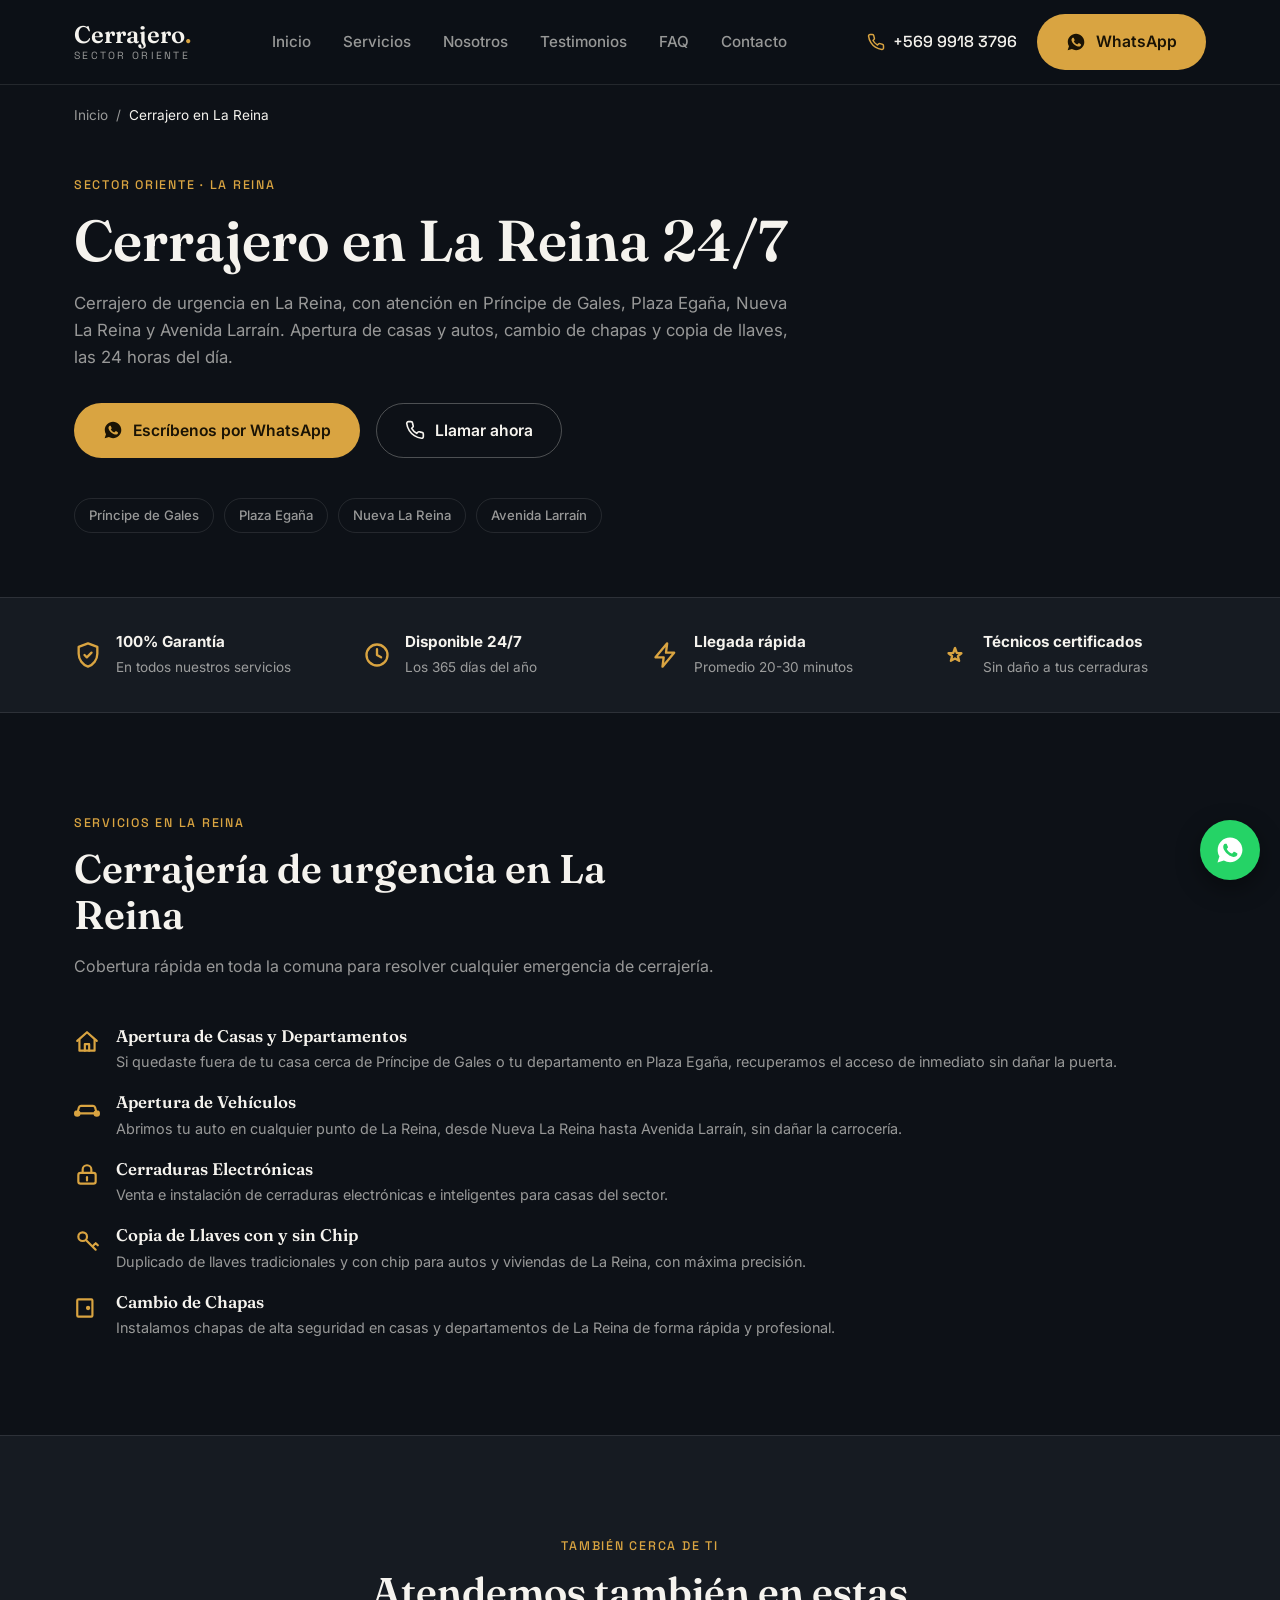
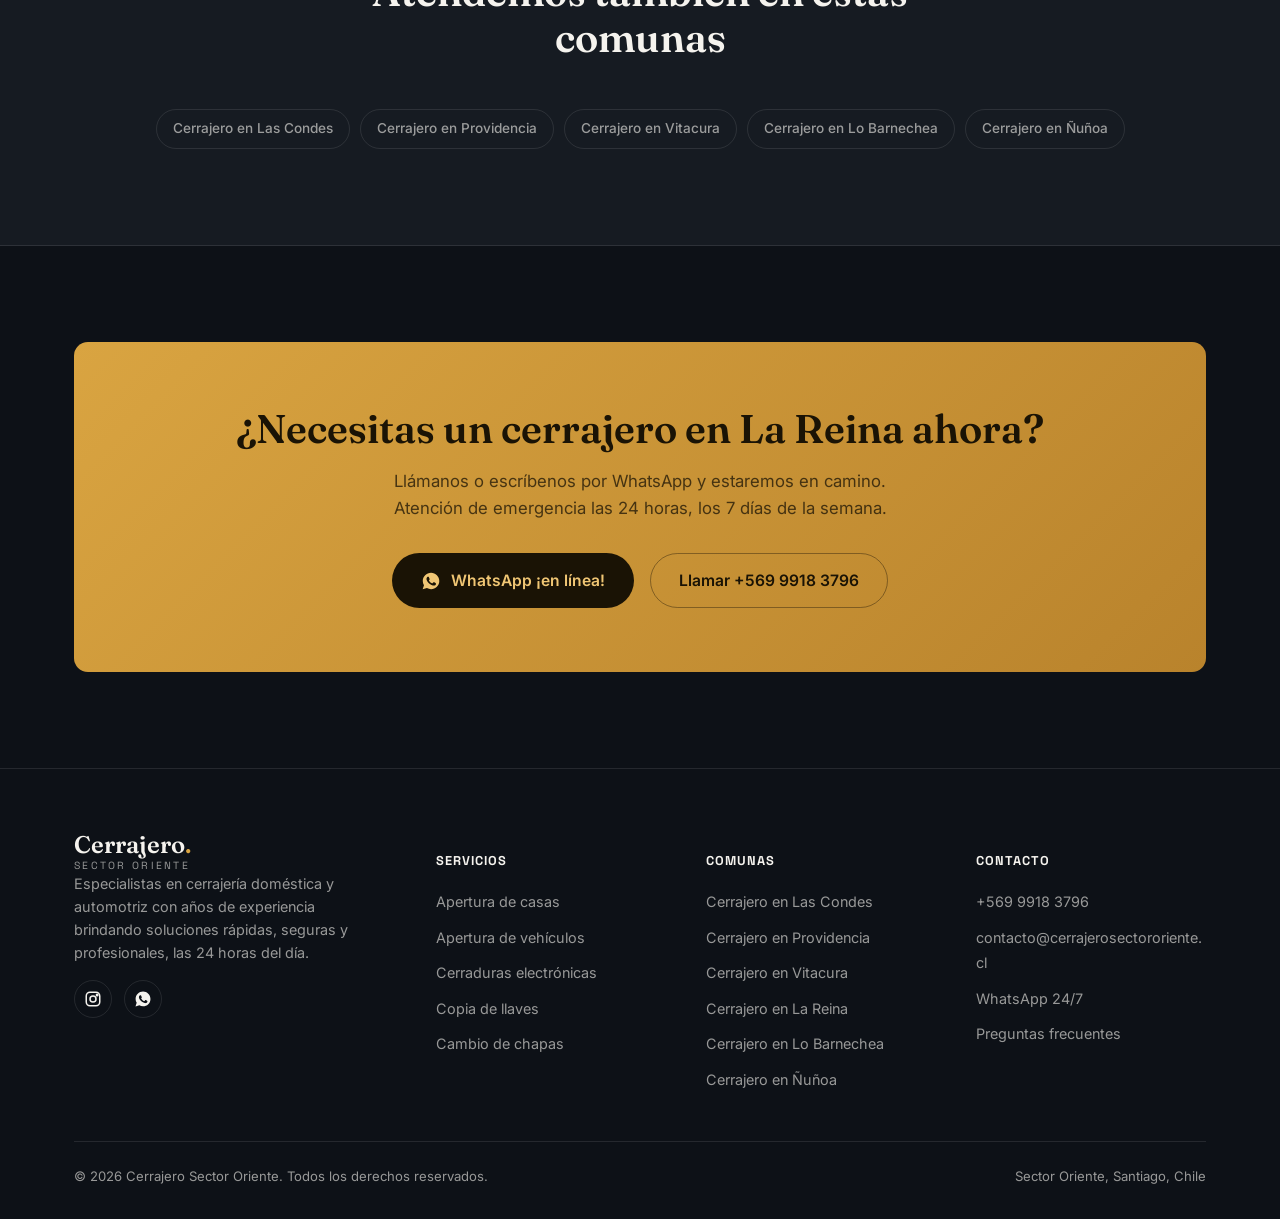
<file: cerrajero-la-reina/index.html>
<!doctype html>
<html lang="es-CL">
<head>
<meta charset="UTF-8" />
<meta name="viewport" content="width=device-width, initial-scale=1" />
<title>Cerrajero en La Reina 24/7 | Cerrajero Sector Oriente</title>
<meta name="description" content="Cerrajero de urgencia 24/7 en La Reina: apertura de casas y autos, cambio de chapas y cerraduras electrónicas. Escríbenos por WhatsApp, llegamos rápido." />
<link rel="canonical" href="https://www.cerrajerosectororiente.cl/cerrajero-la-reina/" />

<meta property="og:type" content="website" />
<meta property="og:locale" content="es_CL" />
<meta property="og:site_name" content="Cerrajero Sector Oriente" />
<meta property="og:title" content="Cerrajero en La Reina 24/7" />
<meta property="og:description" content="Apertura de casas y autos, cambio de chapas y cerraduras electrónicas en La Reina. Atención de urgencia las 24 horas." />
<meta property="og:url" content="https://www.cerrajerosectororiente.cl/cerrajero-la-reina/" />
<meta property="og:image" content="https://www.cerrajerosectororiente.cl/img/hero-poster.jpg" />

<meta name="twitter:card" content="summary_large_image" />
<meta name="twitter:title" content="Cerrajero en La Reina 24/7" />
<meta name="twitter:description" content="Apertura de casas y autos, cambio de chapas y cerraduras electrónicas en La Reina. Atención de urgencia las 24 horas." />
<meta name="twitter:image" content="https://www.cerrajerosectororiente.cl/img/hero-poster.jpg" />

<link rel="icon" href="data:image/svg+xml,%3Csvg xmlns='http://www.w3.org/2000/svg' viewBox='0 0 32 32'%3E%3Ccircle cx='16' cy='16' r='16' fill='%230d1117'/%3E%3Cpath d='M13 10a4 4 0 1 1 3.2 6.4L21 21.2l-1.6 1.6-1-.9-1.3 1.3-1.6-1.6 1.3-1.3-1-.9-1.3 1.3L13 19.1l1.3-1.3-1-1A4 4 0 0 1 13 10Zm2.5 1.5a1.5 1.5 0 1 0 0 3 1.5 1.5 0 0 0 0-3Z' fill='%23d9a441'/%3E%3C/svg%3E" />

<link rel="preconnect" href="https://fonts.googleapis.com">
<link rel="preconnect" href="https://fonts.gstatic.com" crossorigin>
<link href="https://fonts.googleapis.com/css2?family=Fraunces:ital,wght@0,400;0,600;1,400&family=Inter:wght@400;500;600&family=Space+Grotesk:wght@500;700&display=swap" rel="stylesheet">

<link rel="stylesheet" href="/style.css" />

<script type="application/ld+json">
{
  "@context": "https://schema.org",
  "@type": "Service",
  "name": "Cerrajero en La Reina",
  "description": "Servicio de cerrajería de urgencia 24/7 en La Reina: apertura de casas, departamentos y vehículos, cambio de chapas y cerraduras electrónicas.",
  "serviceType": "Cerrajería de urgencia",
  "provider": { "@type": "Locksmith", "@id": "https://www.cerrajerosectororiente.cl/#negocio", "name": "Cerrajero Sector Oriente", "telephone": "+56999183796", "url": "https://www.cerrajerosectororiente.cl/" },
  "areaServed": { "@type": "City", "name": "La Reina" },
  "url": "https://www.cerrajerosectororiente.cl/cerrajero-la-reina/",
  "availableLanguage": "es"
}
</script>
<script type="application/ld+json">
{
  "@context": "https://schema.org",
  "@type": "BreadcrumbList",
  "itemListElement": [
    { "@type": "ListItem", "position": 1, "name": "Inicio", "item": "https://www.cerrajerosectororiente.cl/" },
    { "@type": "ListItem", "position": 2, "name": "Cerrajero en La Reina", "item": "https://www.cerrajerosectororiente.cl/cerrajero-la-reina/" }
  ]
}
</script>
</head>
<body>

<a class="skip-link screen-reader-text" href="#main">Ir al contenido</a>

<header class="site-header">
  <div class="container">
    <a href="/" class="logo" aria-label="Cerrajero Sector Oriente, inicio">
      <strong>Cerrajero<span>.</span></strong>
      <small>SECTOR ORIENTE</small>
    </a>

    <nav class="nav-links" aria-label="Navegación principal">
      <a href="/#inicio">Inicio</a>
      <a href="/#servicios">Servicios</a>
      <a href="/#nosotros">Nosotros</a>
      <a href="/#testimonios">Testimonios</a>
      <a href="/#faq">FAQ</a>
      <a href="/#contacto">Contacto</a>
      <div class="nav-cta-mobile">
        <a class="btn btn-outline" href="tel:+56999183796"><svg viewBox="0 0 24 24" fill="none" stroke="currentColor" stroke-width="2" stroke-linecap="round" stroke-linejoin="round"><path d="M22 16.9v3a2 2 0 0 1-2.2 2 19.8 19.8 0 0 1-8.6-3.1 19.5 19.5 0 0 1-6-6 19.8 19.8 0 0 1-3.1-8.6A2 2 0 0 1 4.1 2h3a2 2 0 0 1 2 1.7c.1 1 .3 2 .7 2.9a2 2 0 0 1-.5 2.1L8 10a16 16 0 0 0 6 6l1.3-1.3a2 2 0 0 1 2.1-.5c.9.4 1.9.6 2.9.7a2 2 0 0 1 1.7 2Z"/></svg> +569 9918 3796</a>
        <a class="btn btn-primary" href="https://wa.link/hei0ib" target="_blank" rel="noopener"><svg viewBox="0 0 24 24" fill="currentColor"><path d="M12.04 2C6.58 2 2.13 6.45 2.13 11.91c0 1.87.5 3.62 1.44 5.16L2 22l5.09-1.53a9.87 9.87 0 0 0 4.95 1.33h.01c5.46 0 9.91-4.45 9.91-9.91C21.96 6.45 17.5 2 12.04 2Zm5.8 14.07c-.24.68-1.39 1.32-1.92 1.4-.49.08-1.1.11-1.78-.11-.41-.13-.93-.3-1.6-.6-2.82-1.22-4.66-4.05-4.8-4.24-.14-.19-1.15-1.53-1.15-2.91 0-1.39.72-2.07.98-2.35.26-.28.56-.35.75-.35h.53c.17 0 .4-.03.62.48.24.55.8 1.91.87 2.05.07.14.11.3.02.49-.09.19-.14.3-.28.46-.14.16-.29.36-.41.48-.14.14-.28.29-.12.57.16.28.72 1.19 1.55 1.93 1.07.95 1.97 1.25 2.25 1.39.28.14.44.12.6-.07.16-.19.69-.8.87-1.08.19-.28.37-.23.62-.14.26.09 1.63.77 1.91.91.28.14.46.21.53.33.07.12.07.68-.17 1.36Z"/></svg> WhatsApp</a>
      </div>
    </nav>

    <div class="header-actions">
      <a class="header-phone" href="tel:+56999183796" aria-label="Llamar al +569 9918 3796">
        <svg viewBox="0 0 24 24" fill="none" stroke="currentColor" stroke-width="2" stroke-linecap="round" stroke-linejoin="round"><path d="M22 16.9v3a2 2 0 0 1-2.2 2 19.8 19.8 0 0 1-8.6-3.1 19.5 19.5 0 0 1-6-6 19.8 19.8 0 0 1-3.1-8.6A2 2 0 0 1 4.1 2h3a2 2 0 0 1 2 1.7c.1 1 .3 2 .7 2.9a2 2 0 0 1-.5 2.1L8 10a16 16 0 0 0 6 6l1.3-1.3a2 2 0 0 1 2.1-.5c.9.4 1.9.6 2.9.7a2 2 0 0 1 1.7 2Z"/></svg>
        +569 9918 3796
      </a>
      <a class="btn btn-primary" href="https://wa.link/hei0ib" target="_blank" rel="noopener">
        <svg viewBox="0 0 24 24" fill="currentColor"><path d="M12.04 2C6.58 2 2.13 6.45 2.13 11.91c0 1.87.5 3.62 1.44 5.16L2 22l5.09-1.53a9.87 9.87 0 0 0 4.95 1.33h.01c5.46 0 9.91-4.45 9.91-9.91C21.96 6.45 17.5 2 12.04 2Zm5.8 14.07c-.24.68-1.39 1.32-1.92 1.4-.49.08-1.1.11-1.78-.11-.41-.13-.93-.3-1.6-.6-2.82-1.22-4.66-4.05-4.8-4.24-.14-.19-1.15-1.53-1.15-2.91 0-1.39.72-2.07.98-2.35.26-.28.56-.35.75-.35h.53c.17 0 .4-.03.62.48.24.55.8 1.91.87 2.05.07.14.11.3.02.49-.09.19-.14.3-.28.46-.14.16-.29.36-.41.48-.14.14-.28.29-.12.57.16.28.72 1.19 1.55 1.93 1.07.95 1.97 1.25 2.25 1.39.28.14.44.12.6-.07.16-.19.69-.8.87-1.08.19-.28.37-.23.62-.14.26.09 1.63.77 1.91.91.28.14.46.21.53.33.07.12.07.68-.17 1.36Z"/></svg>
        WhatsApp
      </a>
    </div>

    <button class="nav-toggle" type="button" aria-label="Abrir menú" aria-expanded="false">
      <svg viewBox="0 0 24 24" fill="none" stroke="currentColor" stroke-width="2" stroke-linecap="round" stroke-linejoin="round"><line x1="3" y1="6" x2="21" y2="6"/><line x1="3" y1="12" x2="21" y2="12"/><line x1="3" y1="18" x2="21" y2="18"/></svg>
    </button>
  </div>
</header>

<main id="main">

  <div class="container">
    <nav class="breadcrumb" aria-label="Ruta de navegación">
      <a href="/">Inicio</a>
      <span aria-hidden="true">/</span>
      <span aria-current="page">Cerrajero en La Reina</span>
    </nav>
  </div>

  <!-- HERO -->
  <section class="page-hero" id="inicio">
    <div class="container">
      <div class="page-hero__intro reveal">
        <span class="eyebrow">Sector Oriente · La Reina</span>
        <h1>Cerrajero en La Reina 24/7</h1>
        <p class="lead">Cerrajero de urgencia en La Reina, con atención en Príncipe de Gales, Plaza Egaña, Nueva La Reina y Avenida Larraín. Apertura de casas y autos, cambio de chapas y copia de llaves, las 24 horas del día.</p>
        <div class="hero__actions">
          <a class="btn btn-primary" href="https://wa.me/56999183796?text=Hola,%20necesito%20un%20cerrajero%20en%20La%20Reina" target="_blank" rel="noopener">
            <svg viewBox="0 0 24 24" fill="currentColor"><path d="M12.04 2C6.58 2 2.13 6.45 2.13 11.91c0 1.87.5 3.62 1.44 5.16L2 22l5.09-1.53a9.87 9.87 0 0 0 4.95 1.33h.01c5.46 0 9.91-4.45 9.91-9.91C21.96 6.45 17.5 2 12.04 2Zm5.8 14.07c-.24.68-1.39 1.32-1.92 1.4-.49.08-1.1.11-1.78-.11-.41-.13-.93-.3-1.6-.6-2.82-1.22-4.66-4.05-4.8-4.24-.14-.19-1.15-1.53-1.15-2.91 0-1.39.72-2.07.98-2.35.26-.28.56-.35.75-.35h.53c.17 0 .4-.03.62.48.24.55.8 1.91.87 2.05.07.14.11.3.02.49-.09.19-.14.3-.28.46-.14.16-.29.36-.41.48-.14.14-.28.29-.12.57.16.28.72 1.19 1.55 1.93 1.07.95 1.97 1.25 2.25 1.39.28.14.44.12.6-.07.16-.19.69-.8.87-1.08.19-.28.37-.23.62-.14.26.09 1.63.77 1.91.91.28.14.46.21.53.33.07.12.07.68-.17 1.36Z"/></svg>
            Escríbenos por WhatsApp
          </a>
          <a class="btn btn-outline" href="tel:+56999183796">
            <svg viewBox="0 0 24 24" fill="none" stroke="currentColor" stroke-width="2" stroke-linecap="round" stroke-linejoin="round"><path d="M22 16.9v3a2 2 0 0 1-2.2 2 19.8 19.8 0 0 1-8.6-3.1 19.5 19.5 0 0 1-6-6 19.8 19.8 0 0 1-3.1-8.6A2 2 0 0 1 4.1 2h3a2 2 0 0 1 2 1.7c.1 1 .3 2 .7 2.9a2 2 0 0 1-.5 2.1L8 10a16 16 0 0 0 6 6l1.3-1.3a2 2 0 0 1 2.1-.5c.9.4 1.9.6 2.9.7a2 2 0 0 1 1.7 2Z"/></svg>
            Llamar ahora
          </a>
        </div>
        <div class="subsector-list">
          <span>Príncipe de Gales</span>
          <span>Plaza Egaña</span>
          <span>Nueva La Reina</span>
          <span>Avenida Larraín</span>
        </div>
      </div>
    </div>
  </section>

  <!-- TRUST STRIP -->
  <div class="trust-strip">
    <div class="container">
      <div class="trust-item">
        <svg viewBox="0 0 24 24" fill="none" stroke="currentColor" stroke-width="2" stroke-linecap="round" stroke-linejoin="round"><path d="M12 2 4 5v6c0 5 3.4 9.4 8 11 4.6-1.6 8-6 8-11V5l-8-3Z"/><path d="m9 12 2 2 4-4"/></svg>
        <div><strong>100% Garantía</strong><span>En todos nuestros servicios</span></div>
      </div>
      <div class="trust-item">
        <svg viewBox="0 0 24 24" fill="none" stroke="currentColor" stroke-width="2" stroke-linecap="round" stroke-linejoin="round"><circle cx="12" cy="12" r="9"/><path d="M12 7v5l3.5 2"/></svg>
        <div><strong>Disponible 24/7</strong><span>Los 365 días del año</span></div>
      </div>
      <div class="trust-item">
        <svg viewBox="0 0 24 24" fill="none" stroke="currentColor" stroke-width="2" stroke-linecap="round" stroke-linejoin="round"><path d="M13 2 3 14h7l-1 8 10-12h-7l1-8Z"/></svg>
        <div><strong>Llegada rápida</strong><span>Promedio 20-30 minutos</span></div>
      </div>
      <div class="trust-item">
        <svg viewBox="0 0 24 24" fill="none" stroke="currentColor" stroke-width="2" stroke-linecap="round" stroke-linejoin="round"><path d="m12 15 3.5 2-1-4 3-2.5-4-.3L12 6l-1.5 4.2-4 .3 3 2.5-1 4Z"/></svg>
        <div><strong>Técnicos certificados</strong><span>Sin daño a tus cerraduras</span></div>
      </div>
    </div>
  </div>

  <!-- SERVICIOS -->
  <section class="section" id="servicios">
    <div class="container">
      <div class="section-head">
        <span class="eyebrow">Servicios en La Reina</span>
        <h2>Cerrajería de urgencia en La Reina</h2>
        <p>Cobertura rápida en toda la comuna para resolver cualquier emergencia de cerrajería.</p>
      </div>

      <div class="why-list reveal">
        <div class="why-item">
          <svg viewBox="0 0 24 24" fill="none" stroke="currentColor" stroke-width="2" stroke-linecap="round" stroke-linejoin="round"><path d="M3 11 12 3l9 8"/><path d="M5 10v10h14V10"/><path d="M10 20v-6h4v6"/></svg>
          <div><h3>Apertura de Casas y Departamentos</h3><p>Si quedaste fuera de tu casa cerca de Príncipe de Gales o tu departamento en Plaza Egaña, recuperamos el acceso de inmediato sin dañar la puerta.</p></div>
        </div>
        <div class="why-item">
          <svg viewBox="0 0 24 24" fill="none" stroke="currentColor" stroke-width="2" stroke-linecap="round" stroke-linejoin="round"><path d="M5 17h14M5 17a2 2 0 1 1-4 0 2 2 0 0 1 4 0Zm14 0a2 2 0 1 0 4 0 2 2 0 0 0-4 0ZM3 17l1.5-5.5A2 2 0 0 1 6.4 10h11.2a2 2 0 0 1 1.9 1.5L21 17"/></svg>
          <div><h3>Apertura de Vehículos</h3><p>Abrimos tu auto en cualquier punto de La Reina, desde Nueva La Reina hasta Avenida Larraín, sin dañar la carrocería.</p></div>
        </div>
        <div class="why-item">
          <svg viewBox="0 0 24 24" fill="none" stroke="currentColor" stroke-width="2" stroke-linecap="round" stroke-linejoin="round"><rect x="4" y="10" width="16" height="10" rx="2"/><path d="M8 10V7a4 4 0 0 1 8 0v3"/><path d="M12 14v3"/></svg>
          <div><h3>Cerraduras Electrónicas</h3><p>Venta e instalación de cerraduras electrónicas e inteligentes para casas del sector.</p></div>
        </div>
        <div class="why-item">
          <svg viewBox="0 0 24 24" fill="none" stroke="currentColor" stroke-width="2" stroke-linecap="round" stroke-linejoin="round"><circle cx="8" cy="8" r="4"/><path d="m11 11 9 9M17 17l2-2M20 14l2 2"/></svg>
          <div><h3>Copia de Llaves con y sin Chip</h3><p>Duplicado de llaves tradicionales y con chip para autos y viviendas de La Reina, con máxima precisión.</p></div>
        </div>
        <div class="why-item">
          <svg viewBox="0 0 24 24" fill="none" stroke="currentColor" stroke-width="2" stroke-linecap="round" stroke-linejoin="round"><rect x="3" y="4" width="14" height="16" rx="1"/><circle cx="13" cy="12" r="1"/></svg>
          <div><h3>Cambio de Chapas</h3><p>Instalamos chapas de alta seguridad en casas y departamentos de La Reina de forma rápida y profesional.</p></div>
        </div>
      </div>
    </div>
  </section>

  <!-- OTRAS COMUNAS -->
  <section class="section" style="background:var(--bg-card); border-top:1px solid var(--border); border-bottom:1px solid var(--border);">
    <div class="container">
      <div class="section-head center">
        <span class="eyebrow">También cerca de ti</span>
        <h2>Atendemos también en estas comunas</h2>
      </div>
      <div class="sibling-communes reveal" style="justify-content:center;">
        <a href="/cerrajero-las-condes/">Cerrajero en Las Condes</a>
        <a href="/cerrajero-providencia/">Cerrajero en Providencia</a>
        <a href="/cerrajero-vitacura/">Cerrajero en Vitacura</a>
        <a href="/cerrajero-lo-barnechea/">Cerrajero en Lo Barnechea</a>
        <a href="/cerrajero-nunoa/">Cerrajero en Ñuñoa</a>
      </div>
    </div>
  </section>

  <!-- CTA FINAL -->
  <section class="section">
    <div class="container">
      <div class="final-cta reveal">
        <h2>¿Necesitas un cerrajero en La Reina ahora?</h2>
        <p>Llámanos o escríbenos por WhatsApp y estaremos en camino. Atención de emergencia las 24 horas, los 7 días de la semana.</p>
        <div class="final-cta__actions">
          <a class="btn btn-primary" href="https://wa.me/56999183796?text=Hola,%20necesito%20un%20cerrajero%20en%20La%20Reina" target="_blank" rel="noopener">
            <svg viewBox="0 0 24 24" fill="currentColor"><path d="M12.04 2C6.58 2 2.13 6.45 2.13 11.91c0 1.87.5 3.62 1.44 5.16L2 22l5.09-1.53a9.87 9.87 0 0 0 4.95 1.33h.01c5.46 0 9.91-4.45 9.91-9.91C21.96 6.45 17.5 2 12.04 2Zm5.8 14.07c-.24.68-1.39 1.32-1.92 1.4-.49.08-1.1.11-1.78-.11-.41-.13-.93-.3-1.6-.6-2.82-1.22-4.66-4.05-4.8-4.24-.14-.19-1.15-1.53-1.15-2.91 0-1.39.72-2.07.98-2.35.26-.28.56-.35.75-.35h.53c.17 0 .4-.03.62.48.24.55.8 1.91.87 2.05.07.14.11.3.02.49-.09.19-.14.3-.28.46-.14.16-.29.36-.41.48-.14.14-.28.29-.12.57.16.28.72 1.19 1.55 1.93 1.07.95 1.97 1.25 2.25 1.39.28.14.44.12.6-.07.16-.19.69-.8.87-1.08.19-.28.37-.23.62-.14.26.09 1.63.77 1.91.91.28.14.46.21.53.33.07.12.07.68-.17 1.36Z"/></svg>
            WhatsApp ¡en línea!
          </a>
          <a class="btn btn-outline" href="tel:+56999183796">Llamar +569 9918 3796</a>
        </div>
      </div>
    </div>
  </section>

</main>

<footer class="site-footer">
  <div class="container">
    <div class="footer-grid">
      <div class="footer-brand">
        <a href="/" class="logo" aria-label="Cerrajero Sector Oriente, inicio">
          <strong>Cerrajero<span>.</span></strong>
          <small>SECTOR ORIENTE</small>
        </a>
        <p>Especialistas en cerrajería doméstica y automotriz con años de experiencia brindando soluciones rápidas, seguras y profesionales, las 24 horas del día.</p>
        <div class="footer-social">
          <a href="https://www.instagram.com/cerrajerosectororiente" target="_blank" rel="noopener" aria-label="Instagram de Cerrajero Sector Oriente">
            <svg viewBox="0 0 24 24" fill="none" stroke="currentColor" stroke-width="2" stroke-linecap="round" stroke-linejoin="round"><rect x="3" y="3" width="18" height="18" rx="5"/><circle cx="12" cy="12" r="4"/><circle cx="17.5" cy="6.5" r="1"/></svg>
          </a>
          <a href="https://wa.link/hei0ib" target="_blank" rel="noopener" aria-label="WhatsApp de Cerrajero Sector Oriente">
            <svg viewBox="0 0 24 24" fill="currentColor"><path d="M12.04 2C6.58 2 2.13 6.45 2.13 11.91c0 1.87.5 3.62 1.44 5.16L2 22l5.09-1.53a9.87 9.87 0 0 0 4.95 1.33h.01c5.46 0 9.91-4.45 9.91-9.91C21.96 6.45 17.5 2 12.04 2Zm5.8 14.07c-.24.68-1.39 1.32-1.92 1.4-.49.08-1.1.11-1.78-.11-.41-.13-.93-.3-1.6-.6-2.82-1.22-4.66-4.05-4.8-4.24-.14-.19-1.15-1.53-1.15-2.91 0-1.39.72-2.07.98-2.35.26-.28.56-.35.75-.35h.53c.17 0 .4-.03.62.48.24.55.8 1.91.87 2.05.07.14.11.3.02.49-.09.19-.14.3-.28.46-.14.16-.29.36-.41.48-.14.14-.28.29-.12.57.16.28.72 1.19 1.55 1.93 1.07.95 1.97 1.25 2.25 1.39.28.14.44.12.6-.07.16-.19.69-.8.87-1.08.19-.28.37-.23.62-.14.26.09 1.63.77 1.91.91.28.14.46.21.53.33.07.12.07.68-.17 1.36Z"/></svg>
          </a>
        </div>
      </div>

      <div class="footer-col">
        <h4>Servicios</h4>
        <ul>
          <li><a href="/#servicios">Apertura de casas</a></li>
          <li><a href="/#servicios">Apertura de vehículos</a></li>
          <li><a href="/#servicios">Cerraduras electrónicas</a></li>
          <li><a href="/#servicios">Copia de llaves</a></li>
          <li><a href="/#servicios">Cambio de chapas</a></li>
        </ul>
      </div>

      <div class="footer-col">
        <h4>Comunas</h4>
        <ul>
          <li><a href="/cerrajero-las-condes/">Cerrajero en Las Condes</a></li>
          <li><a href="/cerrajero-providencia/">Cerrajero en Providencia</a></li>
          <li><a href="/cerrajero-vitacura/">Cerrajero en Vitacura</a></li>
          <li><a href="/cerrajero-la-reina/">Cerrajero en La Reina</a></li>
          <li><a href="/cerrajero-lo-barnechea/">Cerrajero en Lo Barnechea</a></li>
          <li><a href="/cerrajero-nunoa/">Cerrajero en Ñuñoa</a></li>
        </ul>
      </div>

      <div class="footer-col">
        <h4>Contacto</h4>
        <ul>
          <li><a href="tel:+56999183796">+569 9918 3796</a></li>
          <li><a href="mailto:contacto@cerrajerosectororiente.cl">contacto@cerrajerosectororiente.cl</a></li>
          <li><a href="https://wa.link/hei0ib" target="_blank" rel="noopener">WhatsApp 24/7</a></li>
          <li><a href="/#faq">Preguntas frecuentes</a></li>
        </ul>
      </div>
    </div>

    <div class="footer-bottom">
      <span>© <span id="current-year">2026</span> Cerrajero Sector Oriente. Todos los derechos reservados.</span>
      <span>Sector Oriente, Santiago, Chile</span>
    </div>
  </div>
</footer>

<a class="whatsapp-float" href="https://wa.me/56999183796?text=Hola,%20necesito%20un%20cerrajero%20en%20La%20Reina" target="_blank" rel="noopener" aria-label="Escríbenos por WhatsApp">
  <svg viewBox="0 0 24 24" fill="currentColor"><path d="M12.04 2C6.58 2 2.13 6.45 2.13 11.91c0 1.87.5 3.62 1.44 5.16L2 22l5.09-1.53a9.87 9.87 0 0 0 4.95 1.33h.01c5.46 0 9.91-4.45 9.91-9.91C21.96 6.45 17.5 2 12.04 2Zm5.8 14.07c-.24.68-1.39 1.32-1.92 1.4-.49.08-1.1.11-1.78-.11-.41-.13-.93-.3-1.6-.6-2.82-1.22-4.66-4.05-4.8-4.24-.14-.19-1.15-1.53-1.15-2.91 0-1.39.72-2.07.98-2.35.26-.28.56-.35.75-.35h.53c.17 0 .4-.03.62.48.24.55.8 1.91.87 2.05.07.14.11.3.02.49-.09.19-.14.3-.28.46-.14.16-.29.36-.41.48-.14.14-.28.29-.12.57.16.28.72 1.19 1.55 1.93 1.07.95 1.97 1.25 2.25 1.39.28.14.44.12.6-.07.16-.19.69-.8.87-1.08.19-.28.37-.23.62-.14.26.09 1.63.77 1.91.91.28.14.46.21.53.33.07.12.07.68-.17 1.36Z"/></svg>
</a>

<script src="/script.js"></script>
</body>
</html>
</file>
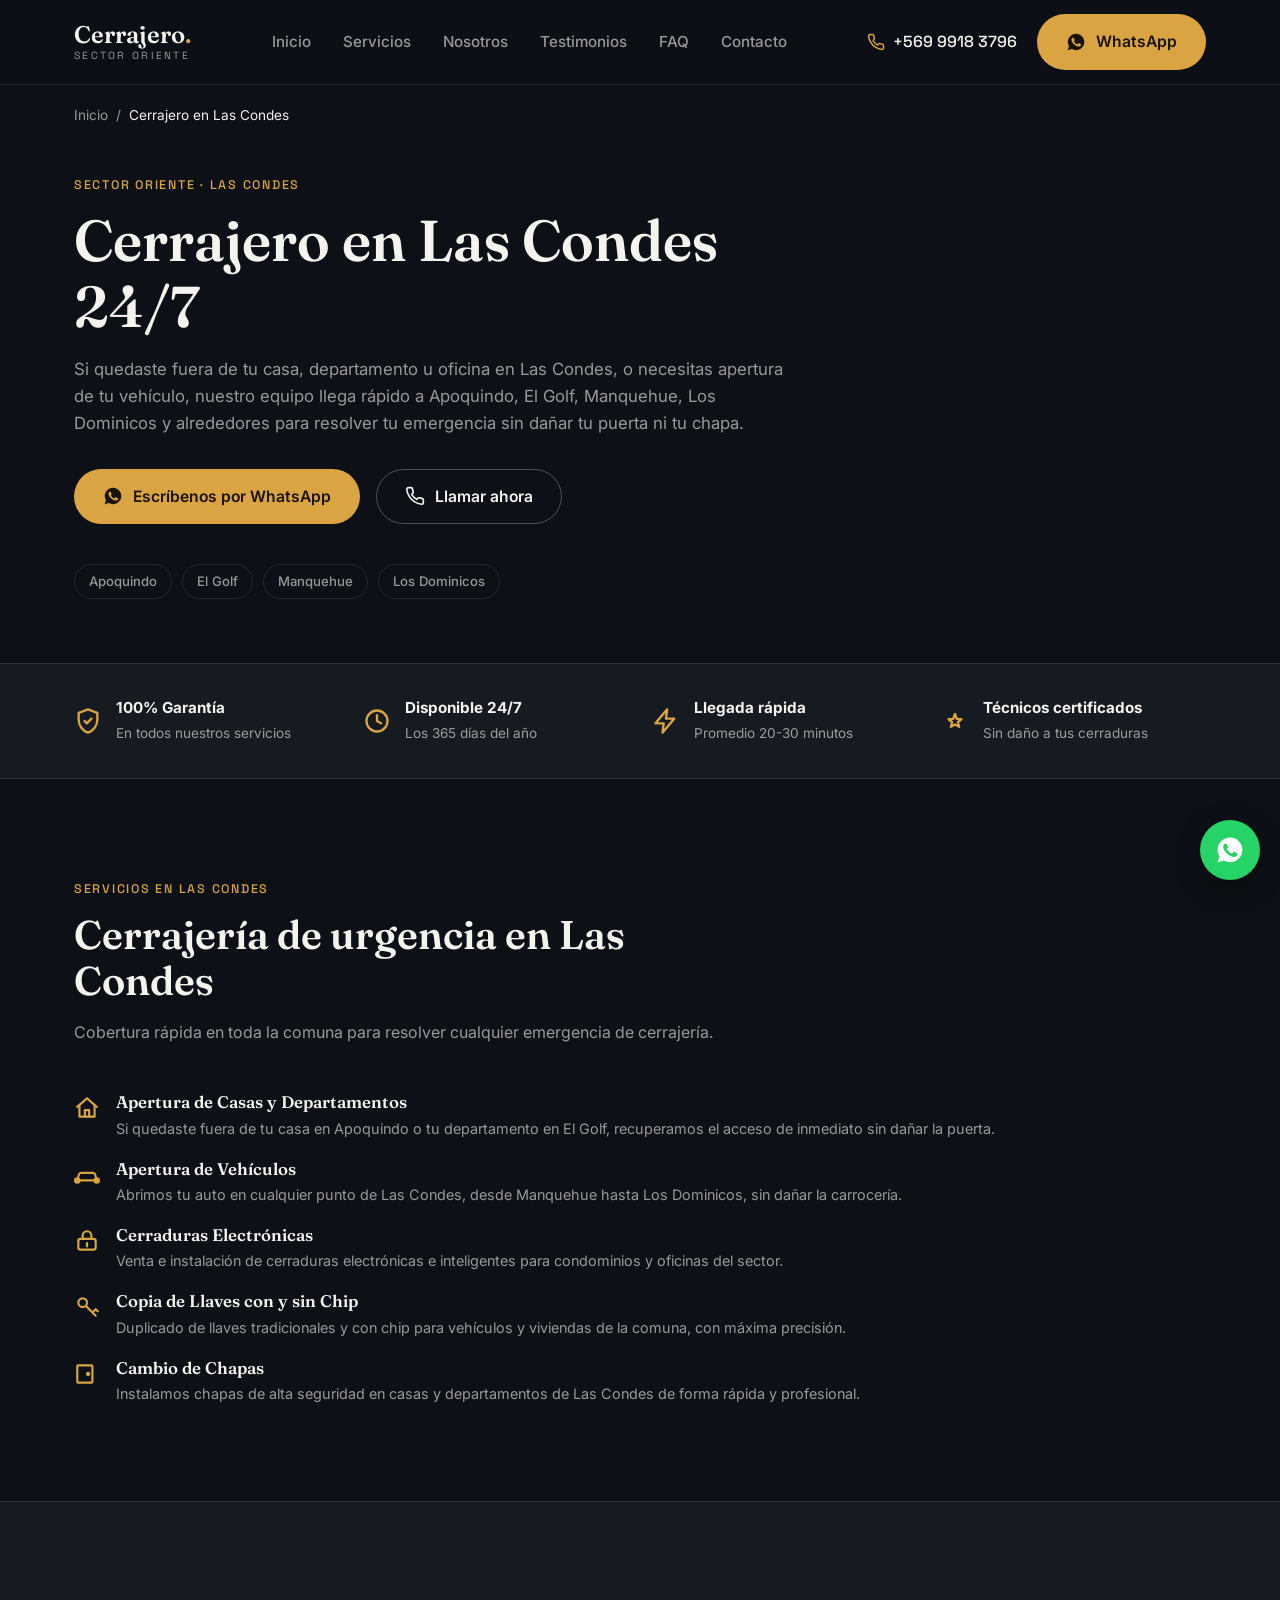
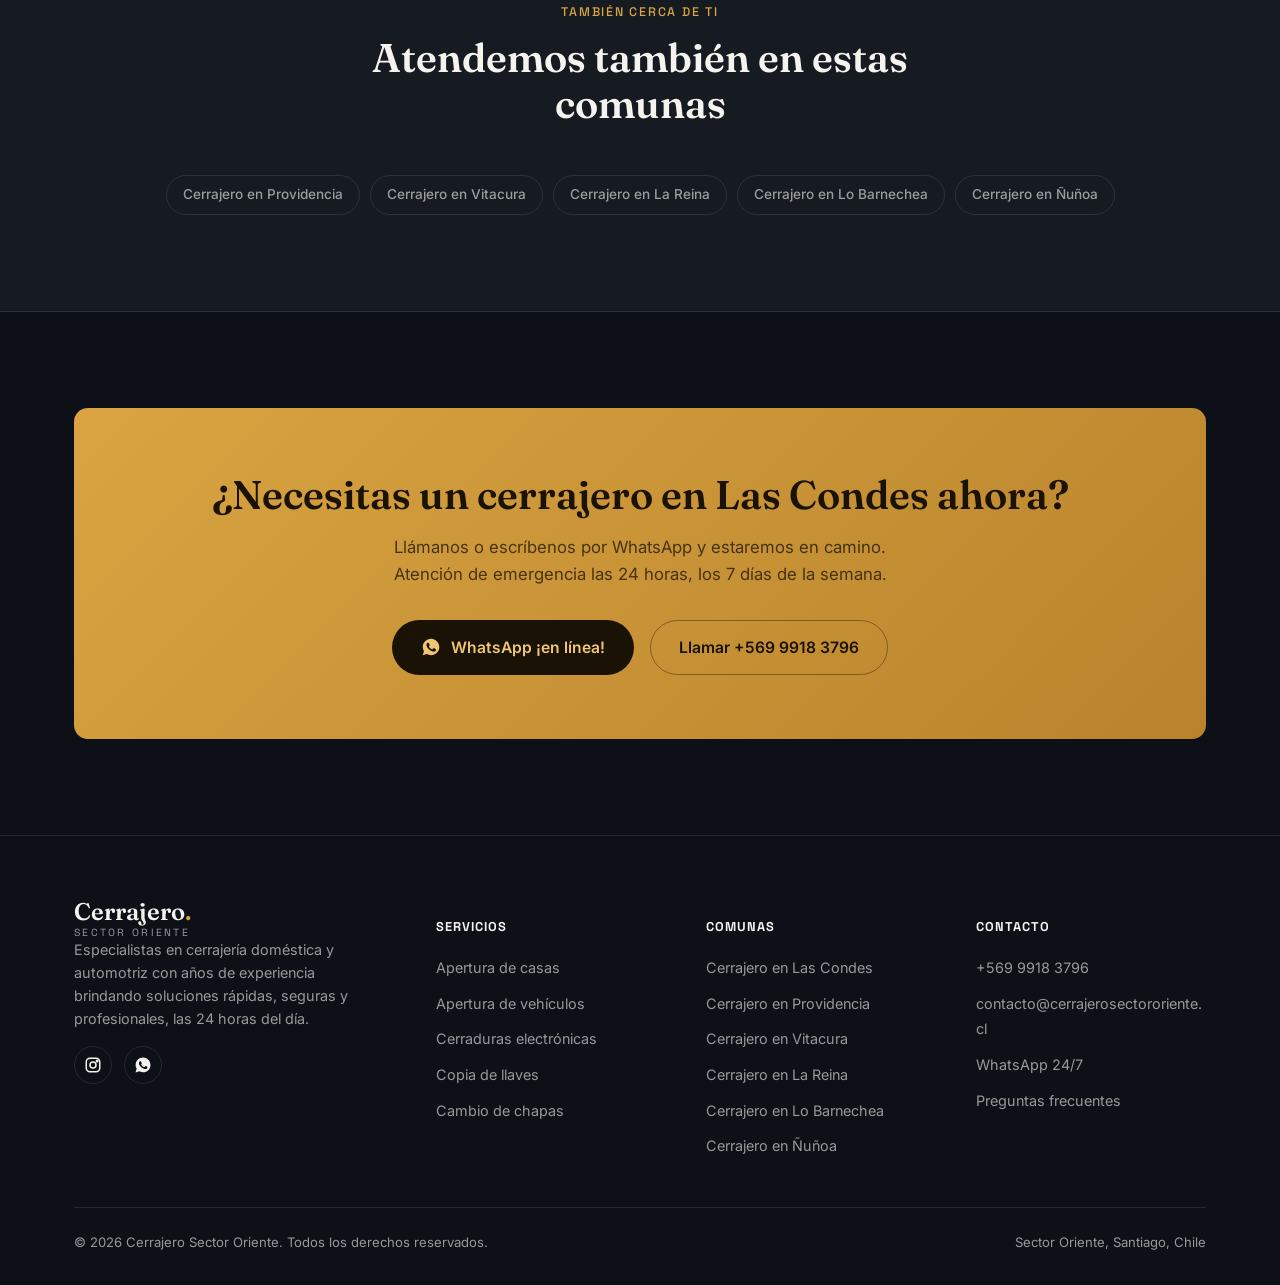
<file: cerrajero-las-condes/index.html>
<!doctype html>
<html lang="es-CL">
<head>
<meta charset="UTF-8" />
<meta name="viewport" content="width=device-width, initial-scale=1" />
<title>Cerrajero en Las Condes 24/7 | Cerrajero Sector Oriente</title>
<meta name="description" content="Cerrajero de urgencia 24/7 en Las Condes: apertura de casas y autos, cambio de chapas y cerraduras electrónicas. Escríbenos por WhatsApp, llegamos rápido." />
<link rel="canonical" href="https://www.cerrajerosectororiente.cl/cerrajero-las-condes/" />

<meta property="og:type" content="website" />
<meta property="og:locale" content="es_CL" />
<meta property="og:site_name" content="Cerrajero Sector Oriente" />
<meta property="og:title" content="Cerrajero en Las Condes 24/7" />
<meta property="og:description" content="Apertura de casas y autos, cambio de chapas y cerraduras electrónicas en Las Condes. Atención de urgencia las 24 horas." />
<meta property="og:url" content="https://www.cerrajerosectororiente.cl/cerrajero-las-condes/" />
<meta property="og:image" content="https://www.cerrajerosectororiente.cl/img/hero-poster.jpg" />

<meta name="twitter:card" content="summary_large_image" />
<meta name="twitter:title" content="Cerrajero en Las Condes 24/7" />
<meta name="twitter:description" content="Apertura de casas y autos, cambio de chapas y cerraduras electrónicas en Las Condes. Atención de urgencia las 24 horas." />
<meta name="twitter:image" content="https://www.cerrajerosectororiente.cl/img/hero-poster.jpg" />

<link rel="icon" href="data:image/svg+xml,%3Csvg xmlns='http://www.w3.org/2000/svg' viewBox='0 0 32 32'%3E%3Ccircle cx='16' cy='16' r='16' fill='%230d1117'/%3E%3Cpath d='M13 10a4 4 0 1 1 3.2 6.4L21 21.2l-1.6 1.6-1-.9-1.3 1.3-1.6-1.6 1.3-1.3-1-.9-1.3 1.3L13 19.1l1.3-1.3-1-1A4 4 0 0 1 13 10Zm2.5 1.5a1.5 1.5 0 1 0 0 3 1.5 1.5 0 0 0 0-3Z' fill='%23d9a441'/%3E%3C/svg%3E" />

<link rel="preconnect" href="https://fonts.googleapis.com">
<link rel="preconnect" href="https://fonts.gstatic.com" crossorigin>
<link href="https://fonts.googleapis.com/css2?family=Fraunces:ital,wght@0,400;0,600;1,400&family=Inter:wght@400;500;600&family=Space+Grotesk:wght@500;700&display=swap" rel="stylesheet">

<link rel="stylesheet" href="/style.css" />

<script type="application/ld+json">
{
  "@context": "https://schema.org",
  "@type": "Service",
  "name": "Cerrajero en Las Condes",
  "description": "Servicio de cerrajería de urgencia 24/7 en Las Condes: apertura de casas, departamentos y vehículos, cambio de chapas y cerraduras electrónicas.",
  "serviceType": "Cerrajería de urgencia",
  "provider": { "@type": "Locksmith", "@id": "https://www.cerrajerosectororiente.cl/#negocio", "name": "Cerrajero Sector Oriente", "telephone": "+56999183796", "url": "https://www.cerrajerosectororiente.cl/" },
  "areaServed": { "@type": "City", "name": "Las Condes" },
  "url": "https://www.cerrajerosectororiente.cl/cerrajero-las-condes/",
  "availableLanguage": "es"
}
</script>
<script type="application/ld+json">
{
  "@context": "https://schema.org",
  "@type": "BreadcrumbList",
  "itemListElement": [
    { "@type": "ListItem", "position": 1, "name": "Inicio", "item": "https://www.cerrajerosectororiente.cl/" },
    { "@type": "ListItem", "position": 2, "name": "Cerrajero en Las Condes", "item": "https://www.cerrajerosectororiente.cl/cerrajero-las-condes/" }
  ]
}
</script>
</head>
<body>

<a class="skip-link screen-reader-text" href="#main">Ir al contenido</a>

<header class="site-header">
  <div class="container">
    <a href="/" class="logo" aria-label="Cerrajero Sector Oriente, inicio">
      <strong>Cerrajero<span>.</span></strong>
      <small>SECTOR ORIENTE</small>
    </a>

    <nav class="nav-links" aria-label="Navegación principal">
      <a href="/#inicio">Inicio</a>
      <a href="/#servicios">Servicios</a>
      <a href="/#nosotros">Nosotros</a>
      <a href="/#testimonios">Testimonios</a>
      <a href="/#faq">FAQ</a>
      <a href="/#contacto">Contacto</a>
      <div class="nav-cta-mobile">
        <a class="btn btn-outline" href="tel:+56999183796"><svg viewBox="0 0 24 24" fill="none" stroke="currentColor" stroke-width="2" stroke-linecap="round" stroke-linejoin="round"><path d="M22 16.9v3a2 2 0 0 1-2.2 2 19.8 19.8 0 0 1-8.6-3.1 19.5 19.5 0 0 1-6-6 19.8 19.8 0 0 1-3.1-8.6A2 2 0 0 1 4.1 2h3a2 2 0 0 1 2 1.7c.1 1 .3 2 .7 2.9a2 2 0 0 1-.5 2.1L8 10a16 16 0 0 0 6 6l1.3-1.3a2 2 0 0 1 2.1-.5c.9.4 1.9.6 2.9.7a2 2 0 0 1 1.7 2Z"/></svg> +569 9918 3796</a>
        <a class="btn btn-primary" href="https://wa.link/hei0ib" target="_blank" rel="noopener"><svg viewBox="0 0 24 24" fill="currentColor"><path d="M12.04 2C6.58 2 2.13 6.45 2.13 11.91c0 1.87.5 3.62 1.44 5.16L2 22l5.09-1.53a9.87 9.87 0 0 0 4.95 1.33h.01c5.46 0 9.91-4.45 9.91-9.91C21.96 6.45 17.5 2 12.04 2Zm5.8 14.07c-.24.68-1.39 1.32-1.92 1.4-.49.08-1.1.11-1.78-.11-.41-.13-.93-.3-1.6-.6-2.82-1.22-4.66-4.05-4.8-4.24-.14-.19-1.15-1.53-1.15-2.91 0-1.39.72-2.07.98-2.35.26-.28.56-.35.75-.35h.53c.17 0 .4-.03.62.48.24.55.8 1.91.87 2.05.07.14.11.3.02.49-.09.19-.14.3-.28.46-.14.16-.29.36-.41.48-.14.14-.28.29-.12.57.16.28.72 1.19 1.55 1.93 1.07.95 1.97 1.25 2.25 1.39.28.14.44.12.6-.07.16-.19.69-.8.87-1.08.19-.28.37-.23.62-.14.26.09 1.63.77 1.91.91.28.14.46.21.53.33.07.12.07.68-.17 1.36Z"/></svg> WhatsApp</a>
      </div>
    </nav>

    <div class="header-actions">
      <a class="header-phone" href="tel:+56999183796" aria-label="Llamar al +569 9918 3796">
        <svg viewBox="0 0 24 24" fill="none" stroke="currentColor" stroke-width="2" stroke-linecap="round" stroke-linejoin="round"><path d="M22 16.9v3a2 2 0 0 1-2.2 2 19.8 19.8 0 0 1-8.6-3.1 19.5 19.5 0 0 1-6-6 19.8 19.8 0 0 1-3.1-8.6A2 2 0 0 1 4.1 2h3a2 2 0 0 1 2 1.7c.1 1 .3 2 .7 2.9a2 2 0 0 1-.5 2.1L8 10a16 16 0 0 0 6 6l1.3-1.3a2 2 0 0 1 2.1-.5c.9.4 1.9.6 2.9.7a2 2 0 0 1 1.7 2Z"/></svg>
        +569 9918 3796
      </a>
      <a class="btn btn-primary" href="https://wa.link/hei0ib" target="_blank" rel="noopener">
        <svg viewBox="0 0 24 24" fill="currentColor"><path d="M12.04 2C6.58 2 2.13 6.45 2.13 11.91c0 1.87.5 3.62 1.44 5.16L2 22l5.09-1.53a9.87 9.87 0 0 0 4.95 1.33h.01c5.46 0 9.91-4.45 9.91-9.91C21.96 6.45 17.5 2 12.04 2Zm5.8 14.07c-.24.68-1.39 1.32-1.92 1.4-.49.08-1.1.11-1.78-.11-.41-.13-.93-.3-1.6-.6-2.82-1.22-4.66-4.05-4.8-4.24-.14-.19-1.15-1.53-1.15-2.91 0-1.39.72-2.07.98-2.35.26-.28.56-.35.75-.35h.53c.17 0 .4-.03.62.48.24.55.8 1.91.87 2.05.07.14.11.3.02.49-.09.19-.14.3-.28.46-.14.16-.29.36-.41.48-.14.14-.28.29-.12.57.16.28.72 1.19 1.55 1.93 1.07.95 1.97 1.25 2.25 1.39.28.14.44.12.6-.07.16-.19.69-.8.87-1.08.19-.28.37-.23.62-.14.26.09 1.63.77 1.91.91.28.14.46.21.53.33.07.12.07.68-.17 1.36Z"/></svg>
        WhatsApp
      </a>
    </div>

    <button class="nav-toggle" type="button" aria-label="Abrir menú" aria-expanded="false">
      <svg viewBox="0 0 24 24" fill="none" stroke="currentColor" stroke-width="2" stroke-linecap="round" stroke-linejoin="round"><line x1="3" y1="6" x2="21" y2="6"/><line x1="3" y1="12" x2="21" y2="12"/><line x1="3" y1="18" x2="21" y2="18"/></svg>
    </button>
  </div>
</header>

<main id="main">

  <div class="container">
    <nav class="breadcrumb" aria-label="Ruta de navegación">
      <a href="/">Inicio</a>
      <span aria-hidden="true">/</span>
      <span aria-current="page">Cerrajero en Las Condes</span>
    </nav>
  </div>

  <!-- HERO -->
  <section class="page-hero" id="inicio">
    <div class="container">
      <div class="page-hero__intro reveal">
        <span class="eyebrow">Sector Oriente · Las Condes</span>
        <h1>Cerrajero en Las Condes 24/7</h1>
        <p class="lead">Si quedaste fuera de tu casa, departamento u oficina en Las Condes, o necesitas apertura de tu vehículo, nuestro equipo llega rápido a Apoquindo, El Golf, Manquehue, Los Dominicos y alrededores para resolver tu emergencia sin dañar tu puerta ni tu chapa.</p>
        <div class="hero__actions">
          <a class="btn btn-primary" href="https://wa.me/56999183796?text=Hola,%20necesito%20un%20cerrajero%20en%20Las%20Condes" target="_blank" rel="noopener">
            <svg viewBox="0 0 24 24" fill="currentColor"><path d="M12.04 2C6.58 2 2.13 6.45 2.13 11.91c0 1.87.5 3.62 1.44 5.16L2 22l5.09-1.53a9.87 9.87 0 0 0 4.95 1.33h.01c5.46 0 9.91-4.45 9.91-9.91C21.96 6.45 17.5 2 12.04 2Zm5.8 14.07c-.24.68-1.39 1.32-1.92 1.4-.49.08-1.1.11-1.78-.11-.41-.13-.93-.3-1.6-.6-2.82-1.22-4.66-4.05-4.8-4.24-.14-.19-1.15-1.53-1.15-2.91 0-1.39.72-2.07.98-2.35.26-.28.56-.35.75-.35h.53c.17 0 .4-.03.62.48.24.55.8 1.91.87 2.05.07.14.11.3.02.49-.09.19-.14.3-.28.46-.14.16-.29.36-.41.48-.14.14-.28.29-.12.57.16.28.72 1.19 1.55 1.93 1.07.95 1.97 1.25 2.25 1.39.28.14.44.12.6-.07.16-.19.69-.8.87-1.08.19-.28.37-.23.62-.14.26.09 1.63.77 1.91.91.28.14.46.21.53.33.07.12.07.68-.17 1.36Z"/></svg>
            Escríbenos por WhatsApp
          </a>
          <a class="btn btn-outline" href="tel:+56999183796">
            <svg viewBox="0 0 24 24" fill="none" stroke="currentColor" stroke-width="2" stroke-linecap="round" stroke-linejoin="round"><path d="M22 16.9v3a2 2 0 0 1-2.2 2 19.8 19.8 0 0 1-8.6-3.1 19.5 19.5 0 0 1-6-6 19.8 19.8 0 0 1-3.1-8.6A2 2 0 0 1 4.1 2h3a2 2 0 0 1 2 1.7c.1 1 .3 2 .7 2.9a2 2 0 0 1-.5 2.1L8 10a16 16 0 0 0 6 6l1.3-1.3a2 2 0 0 1 2.1-.5c.9.4 1.9.6 2.9.7a2 2 0 0 1 1.7 2Z"/></svg>
            Llamar ahora
          </a>
        </div>
        <div class="subsector-list">
          <span>Apoquindo</span>
          <span>El Golf</span>
          <span>Manquehue</span>
          <span>Los Dominicos</span>
        </div>
      </div>
    </div>
  </section>

  <!-- TRUST STRIP -->
  <div class="trust-strip">
    <div class="container">
      <div class="trust-item">
        <svg viewBox="0 0 24 24" fill="none" stroke="currentColor" stroke-width="2" stroke-linecap="round" stroke-linejoin="round"><path d="M12 2 4 5v6c0 5 3.4 9.4 8 11 4.6-1.6 8-6 8-11V5l-8-3Z"/><path d="m9 12 2 2 4-4"/></svg>
        <div><strong>100% Garantía</strong><span>En todos nuestros servicios</span></div>
      </div>
      <div class="trust-item">
        <svg viewBox="0 0 24 24" fill="none" stroke="currentColor" stroke-width="2" stroke-linecap="round" stroke-linejoin="round"><circle cx="12" cy="12" r="9"/><path d="M12 7v5l3.5 2"/></svg>
        <div><strong>Disponible 24/7</strong><span>Los 365 días del año</span></div>
      </div>
      <div class="trust-item">
        <svg viewBox="0 0 24 24" fill="none" stroke="currentColor" stroke-width="2" stroke-linecap="round" stroke-linejoin="round"><path d="M13 2 3 14h7l-1 8 10-12h-7l1-8Z"/></svg>
        <div><strong>Llegada rápida</strong><span>Promedio 20-30 minutos</span></div>
      </div>
      <div class="trust-item">
        <svg viewBox="0 0 24 24" fill="none" stroke="currentColor" stroke-width="2" stroke-linecap="round" stroke-linejoin="round"><path d="m12 15 3.5 2-1-4 3-2.5-4-.3L12 6l-1.5 4.2-4 .3 3 2.5-1 4Z"/></svg>
        <div><strong>Técnicos certificados</strong><span>Sin daño a tus cerraduras</span></div>
      </div>
    </div>
  </div>

  <!-- SERVICIOS -->
  <section class="section" id="servicios">
    <div class="container">
      <div class="section-head">
        <span class="eyebrow">Servicios en Las Condes</span>
        <h2>Cerrajería de urgencia en Las Condes</h2>
        <p>Cobertura rápida en toda la comuna para resolver cualquier emergencia de cerrajería.</p>
      </div>

      <div class="why-list reveal">
        <div class="why-item">
          <svg viewBox="0 0 24 24" fill="none" stroke="currentColor" stroke-width="2" stroke-linecap="round" stroke-linejoin="round"><path d="M3 11 12 3l9 8"/><path d="M5 10v10h14V10"/><path d="M10 20v-6h4v6"/></svg>
          <div><h3>Apertura de Casas y Departamentos</h3><p>Si quedaste fuera de tu casa en Apoquindo o tu departamento en El Golf, recuperamos el acceso de inmediato sin dañar la puerta.</p></div>
        </div>
        <div class="why-item">
          <svg viewBox="0 0 24 24" fill="none" stroke="currentColor" stroke-width="2" stroke-linecap="round" stroke-linejoin="round"><path d="M5 17h14M5 17a2 2 0 1 1-4 0 2 2 0 0 1 4 0Zm14 0a2 2 0 1 0 4 0 2 2 0 0 0-4 0ZM3 17l1.5-5.5A2 2 0 0 1 6.4 10h11.2a2 2 0 0 1 1.9 1.5L21 17"/></svg>
          <div><h3>Apertura de Vehículos</h3><p>Abrimos tu auto en cualquier punto de Las Condes, desde Manquehue hasta Los Dominicos, sin dañar la carrocería.</p></div>
        </div>
        <div class="why-item">
          <svg viewBox="0 0 24 24" fill="none" stroke="currentColor" stroke-width="2" stroke-linecap="round" stroke-linejoin="round"><rect x="4" y="10" width="16" height="10" rx="2"/><path d="M8 10V7a4 4 0 0 1 8 0v3"/><path d="M12 14v3"/></svg>
          <div><h3>Cerraduras Electrónicas</h3><p>Venta e instalación de cerraduras electrónicas e inteligentes para condominios y oficinas del sector.</p></div>
        </div>
        <div class="why-item">
          <svg viewBox="0 0 24 24" fill="none" stroke="currentColor" stroke-width="2" stroke-linecap="round" stroke-linejoin="round"><circle cx="8" cy="8" r="4"/><path d="m11 11 9 9M17 17l2-2M20 14l2 2"/></svg>
          <div><h3>Copia de Llaves con y sin Chip</h3><p>Duplicado de llaves tradicionales y con chip para vehículos y viviendas de la comuna, con máxima precisión.</p></div>
        </div>
        <div class="why-item">
          <svg viewBox="0 0 24 24" fill="none" stroke="currentColor" stroke-width="2" stroke-linecap="round" stroke-linejoin="round"><rect x="3" y="4" width="14" height="16" rx="1"/><circle cx="13" cy="12" r="1"/></svg>
          <div><h3>Cambio de Chapas</h3><p>Instalamos chapas de alta seguridad en casas y departamentos de Las Condes de forma rápida y profesional.</p></div>
        </div>
      </div>
    </div>
  </section>

  <!-- OTRAS COMUNAS -->
  <section class="section" style="background:var(--bg-card); border-top:1px solid var(--border); border-bottom:1px solid var(--border);">
    <div class="container">
      <div class="section-head center">
        <span class="eyebrow">También cerca de ti</span>
        <h2>Atendemos también en estas comunas</h2>
      </div>
      <div class="sibling-communes reveal" style="justify-content:center;">
        <a href="/cerrajero-providencia/">Cerrajero en Providencia</a>
        <a href="/cerrajero-vitacura/">Cerrajero en Vitacura</a>
        <a href="/cerrajero-la-reina/">Cerrajero en La Reina</a>
        <a href="/cerrajero-lo-barnechea/">Cerrajero en Lo Barnechea</a>
        <a href="/cerrajero-nunoa/">Cerrajero en Ñuñoa</a>
      </div>
    </div>
  </section>

  <!-- CTA FINAL -->
  <section class="section">
    <div class="container">
      <div class="final-cta reveal">
        <h2>¿Necesitas un cerrajero en Las Condes ahora?</h2>
        <p>Llámanos o escríbenos por WhatsApp y estaremos en camino. Atención de emergencia las 24 horas, los 7 días de la semana.</p>
        <div class="final-cta__actions">
          <a class="btn btn-primary" href="https://wa.me/56999183796?text=Hola,%20necesito%20un%20cerrajero%20en%20Las%20Condes" target="_blank" rel="noopener">
            <svg viewBox="0 0 24 24" fill="currentColor"><path d="M12.04 2C6.58 2 2.13 6.45 2.13 11.91c0 1.87.5 3.62 1.44 5.16L2 22l5.09-1.53a9.87 9.87 0 0 0 4.95 1.33h.01c5.46 0 9.91-4.45 9.91-9.91C21.96 6.45 17.5 2 12.04 2Zm5.8 14.07c-.24.68-1.39 1.32-1.92 1.4-.49.08-1.1.11-1.78-.11-.41-.13-.93-.3-1.6-.6-2.82-1.22-4.66-4.05-4.8-4.24-.14-.19-1.15-1.53-1.15-2.91 0-1.39.72-2.07.98-2.35.26-.28.56-.35.75-.35h.53c.17 0 .4-.03.62.48.24.55.8 1.91.87 2.05.07.14.11.3.02.49-.09.19-.14.3-.28.46-.14.16-.29.36-.41.48-.14.14-.28.29-.12.57.16.28.72 1.19 1.55 1.93 1.07.95 1.97 1.25 2.25 1.39.28.14.44.12.6-.07.16-.19.69-.8.87-1.08.19-.28.37-.23.62-.14.26.09 1.63.77 1.91.91.28.14.46.21.53.33.07.12.07.68-.17 1.36Z"/></svg>
            WhatsApp ¡en línea!
          </a>
          <a class="btn btn-outline" href="tel:+56999183796">Llamar +569 9918 3796</a>
        </div>
      </div>
    </div>
  </section>

</main>

<footer class="site-footer">
  <div class="container">
    <div class="footer-grid">
      <div class="footer-brand">
        <a href="/" class="logo" aria-label="Cerrajero Sector Oriente, inicio">
          <strong>Cerrajero<span>.</span></strong>
          <small>SECTOR ORIENTE</small>
        </a>
        <p>Especialistas en cerrajería doméstica y automotriz con años de experiencia brindando soluciones rápidas, seguras y profesionales, las 24 horas del día.</p>
        <div class="footer-social">
          <a href="https://www.instagram.com/cerrajerosectororiente" target="_blank" rel="noopener" aria-label="Instagram de Cerrajero Sector Oriente">
            <svg viewBox="0 0 24 24" fill="none" stroke="currentColor" stroke-width="2" stroke-linecap="round" stroke-linejoin="round"><rect x="3" y="3" width="18" height="18" rx="5"/><circle cx="12" cy="12" r="4"/><circle cx="17.5" cy="6.5" r="1"/></svg>
          </a>
          <a href="https://wa.link/hei0ib" target="_blank" rel="noopener" aria-label="WhatsApp de Cerrajero Sector Oriente">
            <svg viewBox="0 0 24 24" fill="currentColor"><path d="M12.04 2C6.58 2 2.13 6.45 2.13 11.91c0 1.87.5 3.62 1.44 5.16L2 22l5.09-1.53a9.87 9.87 0 0 0 4.95 1.33h.01c5.46 0 9.91-4.45 9.91-9.91C21.96 6.45 17.5 2 12.04 2Zm5.8 14.07c-.24.68-1.39 1.32-1.92 1.4-.49.08-1.1.11-1.78-.11-.41-.13-.93-.3-1.6-.6-2.82-1.22-4.66-4.05-4.8-4.24-.14-.19-1.15-1.53-1.15-2.91 0-1.39.72-2.07.98-2.35.26-.28.56-.35.75-.35h.53c.17 0 .4-.03.62.48.24.55.8 1.91.87 2.05.07.14.11.3.02.49-.09.19-.14.3-.28.46-.14.16-.29.36-.41.48-.14.14-.28.29-.12.57.16.28.72 1.19 1.55 1.93 1.07.95 1.97 1.25 2.25 1.39.28.14.44.12.6-.07.16-.19.69-.8.87-1.08.19-.28.37-.23.62-.14.26.09 1.63.77 1.91.91.28.14.46.21.53.33.07.12.07.68-.17 1.36Z"/></svg>
          </a>
        </div>
      </div>

      <div class="footer-col">
        <h4>Servicios</h4>
        <ul>
          <li><a href="/#servicios">Apertura de casas</a></li>
          <li><a href="/#servicios">Apertura de vehículos</a></li>
          <li><a href="/#servicios">Cerraduras electrónicas</a></li>
          <li><a href="/#servicios">Copia de llaves</a></li>
          <li><a href="/#servicios">Cambio de chapas</a></li>
        </ul>
      </div>

      <div class="footer-col">
        <h4>Comunas</h4>
        <ul>
          <li><a href="/cerrajero-las-condes/">Cerrajero en Las Condes</a></li>
          <li><a href="/cerrajero-providencia/">Cerrajero en Providencia</a></li>
          <li><a href="/cerrajero-vitacura/">Cerrajero en Vitacura</a></li>
          <li><a href="/cerrajero-la-reina/">Cerrajero en La Reina</a></li>
          <li><a href="/cerrajero-lo-barnechea/">Cerrajero en Lo Barnechea</a></li>
          <li><a href="/cerrajero-nunoa/">Cerrajero en Ñuñoa</a></li>
        </ul>
      </div>

      <div class="footer-col">
        <h4>Contacto</h4>
        <ul>
          <li><a href="tel:+56999183796">+569 9918 3796</a></li>
          <li><a href="mailto:contacto@cerrajerosectororiente.cl">contacto@cerrajerosectororiente.cl</a></li>
          <li><a href="https://wa.link/hei0ib" target="_blank" rel="noopener">WhatsApp 24/7</a></li>
          <li><a href="/#faq">Preguntas frecuentes</a></li>
        </ul>
      </div>
    </div>

    <div class="footer-bottom">
      <span>© <span id="current-year">2026</span> Cerrajero Sector Oriente. Todos los derechos reservados.</span>
      <span>Sector Oriente, Santiago, Chile</span>
    </div>
  </div>
</footer>

<a class="whatsapp-float" href="https://wa.me/56999183796?text=Hola,%20necesito%20un%20cerrajero%20en%20Las%20Condes" target="_blank" rel="noopener" aria-label="Escríbenos por WhatsApp">
  <svg viewBox="0 0 24 24" fill="currentColor"><path d="M12.04 2C6.58 2 2.13 6.45 2.13 11.91c0 1.87.5 3.62 1.44 5.16L2 22l5.09-1.53a9.87 9.87 0 0 0 4.95 1.33h.01c5.46 0 9.91-4.45 9.91-9.91C21.96 6.45 17.5 2 12.04 2Zm5.8 14.07c-.24.68-1.39 1.32-1.92 1.4-.49.08-1.1.11-1.78-.11-.41-.13-.93-.3-1.6-.6-2.82-1.22-4.66-4.05-4.8-4.24-.14-.19-1.15-1.53-1.15-2.91 0-1.39.72-2.07.98-2.35.26-.28.56-.35.75-.35h.53c.17 0 .4-.03.62.48.24.55.8 1.91.87 2.05.07.14.11.3.02.49-.09.19-.14.3-.28.46-.14.16-.29.36-.41.48-.14.14-.28.29-.12.57.16.28.72 1.19 1.55 1.93 1.07.95 1.97 1.25 2.25 1.39.28.14.44.12.6-.07.16-.19.69-.8.87-1.08.19-.28.37-.23.62-.14.26.09 1.63.77 1.91.91.28.14.46.21.53.33.07.12.07.68-.17 1.36Z"/></svg>
</a>

<script src="/script.js"></script>
</body>
</html>
</file>
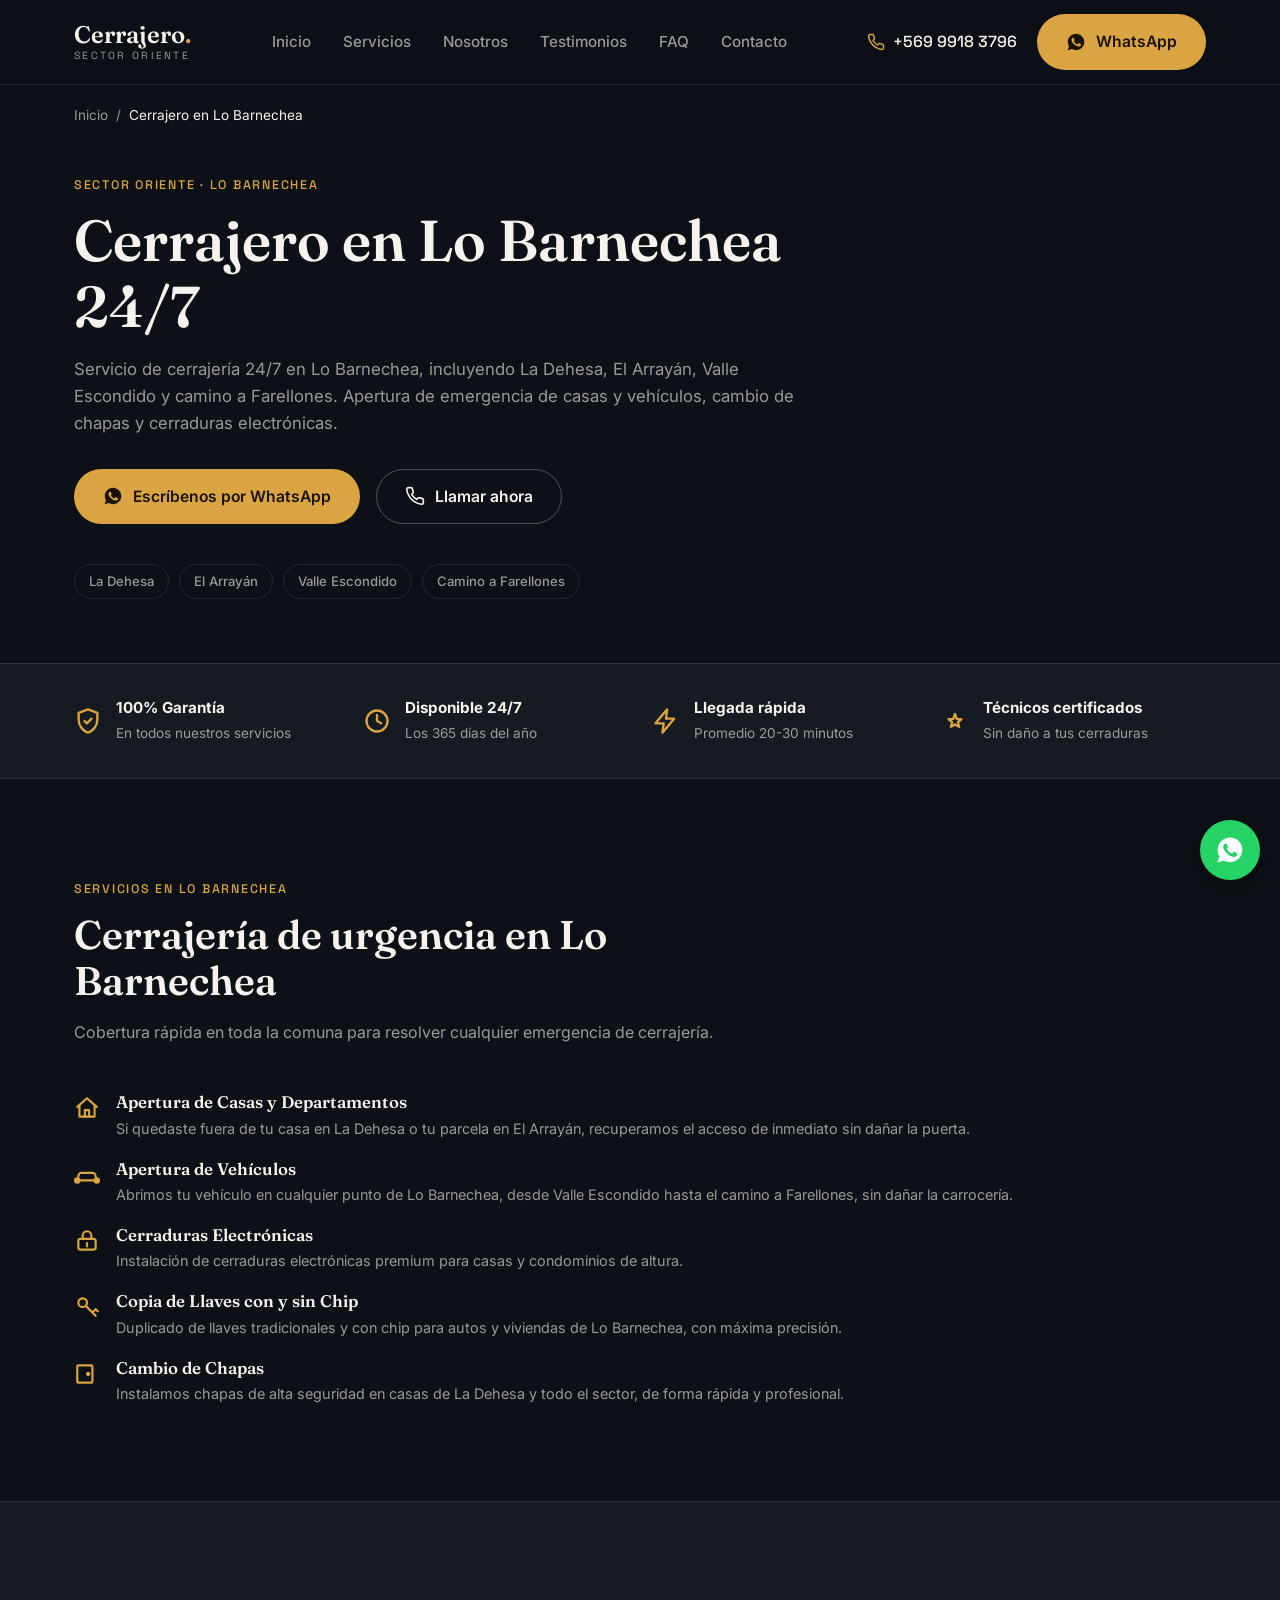
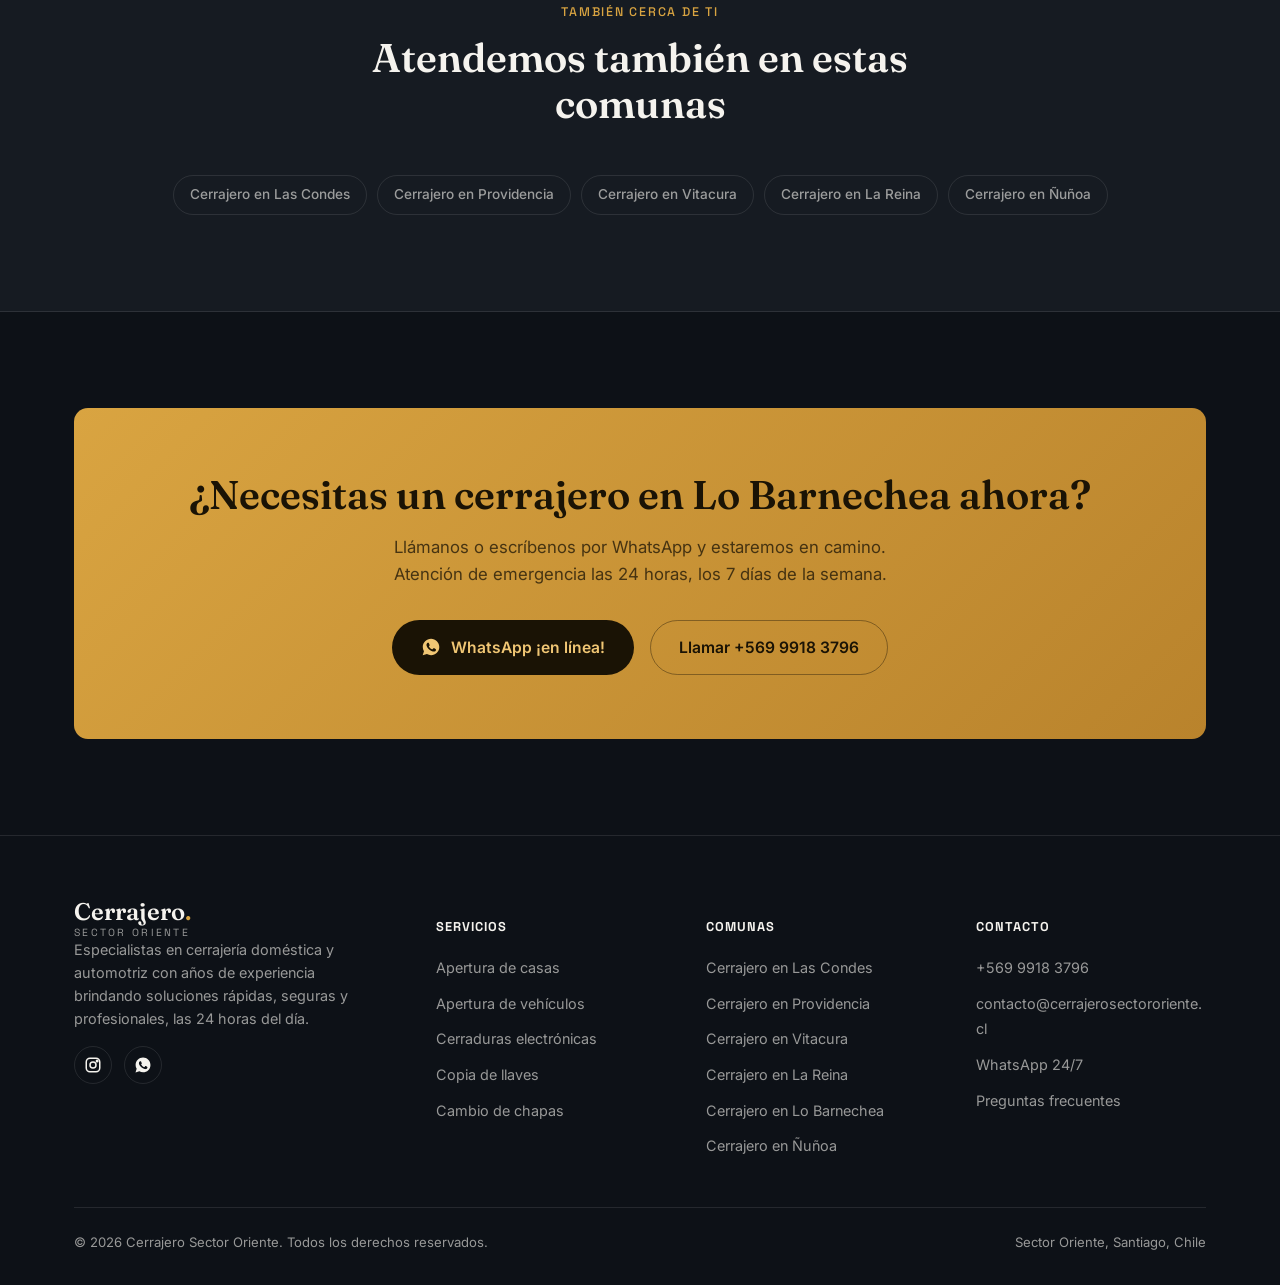
<file: cerrajero-lo-barnechea/index.html>
<!doctype html>
<html lang="es-CL">
<head>
<meta charset="UTF-8" />
<meta name="viewport" content="width=device-width, initial-scale=1" />
<title>Cerrajero en Lo Barnechea 24/7 | Cerrajero Sector Oriente</title>
<meta name="description" content="Cerrajero de urgencia 24/7 en Lo Barnechea: apertura de casas y autos, cambio de chapas y cerraduras electrónicas. Escríbenos por WhatsApp, llegamos rápido." />
<link rel="canonical" href="https://www.cerrajerosectororiente.cl/cerrajero-lo-barnechea/" />

<meta property="og:type" content="website" />
<meta property="og:locale" content="es_CL" />
<meta property="og:site_name" content="Cerrajero Sector Oriente" />
<meta property="og:title" content="Cerrajero en Lo Barnechea 24/7" />
<meta property="og:description" content="Apertura de casas y autos, cambio de chapas y cerraduras electrónicas en Lo Barnechea. Atención de urgencia las 24 horas." />
<meta property="og:url" content="https://www.cerrajerosectororiente.cl/cerrajero-lo-barnechea/" />
<meta property="og:image" content="https://www.cerrajerosectororiente.cl/img/hero-poster.jpg" />

<meta name="twitter:card" content="summary_large_image" />
<meta name="twitter:title" content="Cerrajero en Lo Barnechea 24/7" />
<meta name="twitter:description" content="Apertura de casas y autos, cambio de chapas y cerraduras electrónicas en Lo Barnechea. Atención de urgencia las 24 horas." />
<meta name="twitter:image" content="https://www.cerrajerosectororiente.cl/img/hero-poster.jpg" />

<link rel="icon" href="data:image/svg+xml,%3Csvg xmlns='http://www.w3.org/2000/svg' viewBox='0 0 32 32'%3E%3Ccircle cx='16' cy='16' r='16' fill='%230d1117'/%3E%3Cpath d='M13 10a4 4 0 1 1 3.2 6.4L21 21.2l-1.6 1.6-1-.9-1.3 1.3-1.6-1.6 1.3-1.3-1-.9-1.3 1.3L13 19.1l1.3-1.3-1-1A4 4 0 0 1 13 10Zm2.5 1.5a1.5 1.5 0 1 0 0 3 1.5 1.5 0 0 0 0-3Z' fill='%23d9a441'/%3E%3C/svg%3E" />

<link rel="preconnect" href="https://fonts.googleapis.com">
<link rel="preconnect" href="https://fonts.gstatic.com" crossorigin>
<link href="https://fonts.googleapis.com/css2?family=Fraunces:ital,wght@0,400;0,600;1,400&family=Inter:wght@400;500;600&family=Space+Grotesk:wght@500;700&display=swap" rel="stylesheet">

<link rel="stylesheet" href="/style.css" />

<script type="application/ld+json">
{
  "@context": "https://schema.org",
  "@type": "Service",
  "name": "Cerrajero en Lo Barnechea",
  "description": "Servicio de cerrajería de urgencia 24/7 en Lo Barnechea: apertura de casas, departamentos y vehículos, cambio de chapas y cerraduras electrónicas.",
  "serviceType": "Cerrajería de urgencia",
  "provider": { "@type": "Locksmith", "@id": "https://www.cerrajerosectororiente.cl/#negocio", "name": "Cerrajero Sector Oriente", "telephone": "+56999183796", "url": "https://www.cerrajerosectororiente.cl/" },
  "areaServed": { "@type": "City", "name": "Lo Barnechea" },
  "url": "https://www.cerrajerosectororiente.cl/cerrajero-lo-barnechea/",
  "availableLanguage": "es"
}
</script>
<script type="application/ld+json">
{
  "@context": "https://schema.org",
  "@type": "BreadcrumbList",
  "itemListElement": [
    { "@type": "ListItem", "position": 1, "name": "Inicio", "item": "https://www.cerrajerosectororiente.cl/" },
    { "@type": "ListItem", "position": 2, "name": "Cerrajero en Lo Barnechea", "item": "https://www.cerrajerosectororiente.cl/cerrajero-lo-barnechea/" }
  ]
}
</script>
</head>
<body>

<a class="skip-link screen-reader-text" href="#main">Ir al contenido</a>

<header class="site-header">
  <div class="container">
    <a href="/" class="logo" aria-label="Cerrajero Sector Oriente, inicio">
      <strong>Cerrajero<span>.</span></strong>
      <small>SECTOR ORIENTE</small>
    </a>

    <nav class="nav-links" aria-label="Navegación principal">
      <a href="/#inicio">Inicio</a>
      <a href="/#servicios">Servicios</a>
      <a href="/#nosotros">Nosotros</a>
      <a href="/#testimonios">Testimonios</a>
      <a href="/#faq">FAQ</a>
      <a href="/#contacto">Contacto</a>
      <div class="nav-cta-mobile">
        <a class="btn btn-outline" href="tel:+56999183796"><svg viewBox="0 0 24 24" fill="none" stroke="currentColor" stroke-width="2" stroke-linecap="round" stroke-linejoin="round"><path d="M22 16.9v3a2 2 0 0 1-2.2 2 19.8 19.8 0 0 1-8.6-3.1 19.5 19.5 0 0 1-6-6 19.8 19.8 0 0 1-3.1-8.6A2 2 0 0 1 4.1 2h3a2 2 0 0 1 2 1.7c.1 1 .3 2 .7 2.9a2 2 0 0 1-.5 2.1L8 10a16 16 0 0 0 6 6l1.3-1.3a2 2 0 0 1 2.1-.5c.9.4 1.9.6 2.9.7a2 2 0 0 1 1.7 2Z"/></svg> +569 9918 3796</a>
        <a class="btn btn-primary" href="https://wa.link/hei0ib" target="_blank" rel="noopener"><svg viewBox="0 0 24 24" fill="currentColor"><path d="M12.04 2C6.58 2 2.13 6.45 2.13 11.91c0 1.87.5 3.62 1.44 5.16L2 22l5.09-1.53a9.87 9.87 0 0 0 4.95 1.33h.01c5.46 0 9.91-4.45 9.91-9.91C21.96 6.45 17.5 2 12.04 2Zm5.8 14.07c-.24.68-1.39 1.32-1.92 1.4-.49.08-1.1.11-1.78-.11-.41-.13-.93-.3-1.6-.6-2.82-1.22-4.66-4.05-4.8-4.24-.14-.19-1.15-1.53-1.15-2.91 0-1.39.72-2.07.98-2.35.26-.28.56-.35.75-.35h.53c.17 0 .4-.03.62.48.24.55.8 1.91.87 2.05.07.14.11.3.02.49-.09.19-.14.3-.28.46-.14.16-.29.36-.41.48-.14.14-.28.29-.12.57.16.28.72 1.19 1.55 1.93 1.07.95 1.97 1.25 2.25 1.39.28.14.44.12.6-.07.16-.19.69-.8.87-1.08.19-.28.37-.23.62-.14.26.09 1.63.77 1.91.91.28.14.46.21.53.33.07.12.07.68-.17 1.36Z"/></svg> WhatsApp</a>
      </div>
    </nav>

    <div class="header-actions">
      <a class="header-phone" href="tel:+56999183796" aria-label="Llamar al +569 9918 3796">
        <svg viewBox="0 0 24 24" fill="none" stroke="currentColor" stroke-width="2" stroke-linecap="round" stroke-linejoin="round"><path d="M22 16.9v3a2 2 0 0 1-2.2 2 19.8 19.8 0 0 1-8.6-3.1 19.5 19.5 0 0 1-6-6 19.8 19.8 0 0 1-3.1-8.6A2 2 0 0 1 4.1 2h3a2 2 0 0 1 2 1.7c.1 1 .3 2 .7 2.9a2 2 0 0 1-.5 2.1L8 10a16 16 0 0 0 6 6l1.3-1.3a2 2 0 0 1 2.1-.5c.9.4 1.9.6 2.9.7a2 2 0 0 1 1.7 2Z"/></svg>
        +569 9918 3796
      </a>
      <a class="btn btn-primary" href="https://wa.link/hei0ib" target="_blank" rel="noopener">
        <svg viewBox="0 0 24 24" fill="currentColor"><path d="M12.04 2C6.58 2 2.13 6.45 2.13 11.91c0 1.87.5 3.62 1.44 5.16L2 22l5.09-1.53a9.87 9.87 0 0 0 4.95 1.33h.01c5.46 0 9.91-4.45 9.91-9.91C21.96 6.45 17.5 2 12.04 2Zm5.8 14.07c-.24.68-1.39 1.32-1.92 1.4-.49.08-1.1.11-1.78-.11-.41-.13-.93-.3-1.6-.6-2.82-1.22-4.66-4.05-4.8-4.24-.14-.19-1.15-1.53-1.15-2.91 0-1.39.72-2.07.98-2.35.26-.28.56-.35.75-.35h.53c.17 0 .4-.03.62.48.24.55.8 1.91.87 2.05.07.14.11.3.02.49-.09.19-.14.3-.28.46-.14.16-.29.36-.41.48-.14.14-.28.29-.12.57.16.28.72 1.19 1.55 1.93 1.07.95 1.97 1.25 2.25 1.39.28.14.44.12.6-.07.16-.19.69-.8.87-1.08.19-.28.37-.23.62-.14.26.09 1.63.77 1.91.91.28.14.46.21.53.33.07.12.07.68-.17 1.36Z"/></svg>
        WhatsApp
      </a>
    </div>

    <button class="nav-toggle" type="button" aria-label="Abrir menú" aria-expanded="false">
      <svg viewBox="0 0 24 24" fill="none" stroke="currentColor" stroke-width="2" stroke-linecap="round" stroke-linejoin="round"><line x1="3" y1="6" x2="21" y2="6"/><line x1="3" y1="12" x2="21" y2="12"/><line x1="3" y1="18" x2="21" y2="18"/></svg>
    </button>
  </div>
</header>

<main id="main">

  <div class="container">
    <nav class="breadcrumb" aria-label="Ruta de navegación">
      <a href="/">Inicio</a>
      <span aria-hidden="true">/</span>
      <span aria-current="page">Cerrajero en Lo Barnechea</span>
    </nav>
  </div>

  <!-- HERO -->
  <section class="page-hero" id="inicio">
    <div class="container">
      <div class="page-hero__intro reveal">
        <span class="eyebrow">Sector Oriente · Lo Barnechea</span>
        <h1>Cerrajero en Lo Barnechea 24/7</h1>
        <p class="lead">Servicio de cerrajería 24/7 en Lo Barnechea, incluyendo La Dehesa, El Arrayán, Valle Escondido y camino a Farellones. Apertura de emergencia de casas y vehículos, cambio de chapas y cerraduras electrónicas.</p>
        <div class="hero__actions">
          <a class="btn btn-primary" href="https://wa.me/56999183796?text=Hola,%20necesito%20un%20cerrajero%20en%20Lo%20Barnechea" target="_blank" rel="noopener">
            <svg viewBox="0 0 24 24" fill="currentColor"><path d="M12.04 2C6.58 2 2.13 6.45 2.13 11.91c0 1.87.5 3.62 1.44 5.16L2 22l5.09-1.53a9.87 9.87 0 0 0 4.95 1.33h.01c5.46 0 9.91-4.45 9.91-9.91C21.96 6.45 17.5 2 12.04 2Zm5.8 14.07c-.24.68-1.39 1.32-1.92 1.4-.49.08-1.1.11-1.78-.11-.41-.13-.93-.3-1.6-.6-2.82-1.22-4.66-4.05-4.8-4.24-.14-.19-1.15-1.53-1.15-2.91 0-1.39.72-2.07.98-2.35.26-.28.56-.35.75-.35h.53c.17 0 .4-.03.62.48.24.55.8 1.91.87 2.05.07.14.11.3.02.49-.09.19-.14.3-.28.46-.14.16-.29.36-.41.48-.14.14-.28.29-.12.57.16.28.72 1.19 1.55 1.93 1.07.95 1.97 1.25 2.25 1.39.28.14.44.12.6-.07.16-.19.69-.8.87-1.08.19-.28.37-.23.62-.14.26.09 1.63.77 1.91.91.28.14.46.21.53.33.07.12.07.68-.17 1.36Z"/></svg>
            Escríbenos por WhatsApp
          </a>
          <a class="btn btn-outline" href="tel:+56999183796">
            <svg viewBox="0 0 24 24" fill="none" stroke="currentColor" stroke-width="2" stroke-linecap="round" stroke-linejoin="round"><path d="M22 16.9v3a2 2 0 0 1-2.2 2 19.8 19.8 0 0 1-8.6-3.1 19.5 19.5 0 0 1-6-6 19.8 19.8 0 0 1-3.1-8.6A2 2 0 0 1 4.1 2h3a2 2 0 0 1 2 1.7c.1 1 .3 2 .7 2.9a2 2 0 0 1-.5 2.1L8 10a16 16 0 0 0 6 6l1.3-1.3a2 2 0 0 1 2.1-.5c.9.4 1.9.6 2.9.7a2 2 0 0 1 1.7 2Z"/></svg>
            Llamar ahora
          </a>
        </div>
        <div class="subsector-list">
          <span>La Dehesa</span>
          <span>El Arrayán</span>
          <span>Valle Escondido</span>
          <span>Camino a Farellones</span>
        </div>
      </div>
    </div>
  </section>

  <!-- TRUST STRIP -->
  <div class="trust-strip">
    <div class="container">
      <div class="trust-item">
        <svg viewBox="0 0 24 24" fill="none" stroke="currentColor" stroke-width="2" stroke-linecap="round" stroke-linejoin="round"><path d="M12 2 4 5v6c0 5 3.4 9.4 8 11 4.6-1.6 8-6 8-11V5l-8-3Z"/><path d="m9 12 2 2 4-4"/></svg>
        <div><strong>100% Garantía</strong><span>En todos nuestros servicios</span></div>
      </div>
      <div class="trust-item">
        <svg viewBox="0 0 24 24" fill="none" stroke="currentColor" stroke-width="2" stroke-linecap="round" stroke-linejoin="round"><circle cx="12" cy="12" r="9"/><path d="M12 7v5l3.5 2"/></svg>
        <div><strong>Disponible 24/7</strong><span>Los 365 días del año</span></div>
      </div>
      <div class="trust-item">
        <svg viewBox="0 0 24 24" fill="none" stroke="currentColor" stroke-width="2" stroke-linecap="round" stroke-linejoin="round"><path d="M13 2 3 14h7l-1 8 10-12h-7l1-8Z"/></svg>
        <div><strong>Llegada rápida</strong><span>Promedio 20-30 minutos</span></div>
      </div>
      <div class="trust-item">
        <svg viewBox="0 0 24 24" fill="none" stroke="currentColor" stroke-width="2" stroke-linecap="round" stroke-linejoin="round"><path d="m12 15 3.5 2-1-4 3-2.5-4-.3L12 6l-1.5 4.2-4 .3 3 2.5-1 4Z"/></svg>
        <div><strong>Técnicos certificados</strong><span>Sin daño a tus cerraduras</span></div>
      </div>
    </div>
  </div>

  <!-- SERVICIOS -->
  <section class="section" id="servicios">
    <div class="container">
      <div class="section-head">
        <span class="eyebrow">Servicios en Lo Barnechea</span>
        <h2>Cerrajería de urgencia en Lo Barnechea</h2>
        <p>Cobertura rápida en toda la comuna para resolver cualquier emergencia de cerrajería.</p>
      </div>

      <div class="why-list reveal">
        <div class="why-item">
          <svg viewBox="0 0 24 24" fill="none" stroke="currentColor" stroke-width="2" stroke-linecap="round" stroke-linejoin="round"><path d="M3 11 12 3l9 8"/><path d="M5 10v10h14V10"/><path d="M10 20v-6h4v6"/></svg>
          <div><h3>Apertura de Casas y Departamentos</h3><p>Si quedaste fuera de tu casa en La Dehesa o tu parcela en El Arrayán, recuperamos el acceso de inmediato sin dañar la puerta.</p></div>
        </div>
        <div class="why-item">
          <svg viewBox="0 0 24 24" fill="none" stroke="currentColor" stroke-width="2" stroke-linecap="round" stroke-linejoin="round"><path d="M5 17h14M5 17a2 2 0 1 1-4 0 2 2 0 0 1 4 0Zm14 0a2 2 0 1 0 4 0 2 2 0 0 0-4 0ZM3 17l1.5-5.5A2 2 0 0 1 6.4 10h11.2a2 2 0 0 1 1.9 1.5L21 17"/></svg>
          <div><h3>Apertura de Vehículos</h3><p>Abrimos tu vehículo en cualquier punto de Lo Barnechea, desde Valle Escondido hasta el camino a Farellones, sin dañar la carrocería.</p></div>
        </div>
        <div class="why-item">
          <svg viewBox="0 0 24 24" fill="none" stroke="currentColor" stroke-width="2" stroke-linecap="round" stroke-linejoin="round"><rect x="4" y="10" width="16" height="10" rx="2"/><path d="M8 10V7a4 4 0 0 1 8 0v3"/><path d="M12 14v3"/></svg>
          <div><h3>Cerraduras Electrónicas</h3><p>Instalación de cerraduras electrónicas premium para casas y condominios de altura.</p></div>
        </div>
        <div class="why-item">
          <svg viewBox="0 0 24 24" fill="none" stroke="currentColor" stroke-width="2" stroke-linecap="round" stroke-linejoin="round"><circle cx="8" cy="8" r="4"/><path d="m11 11 9 9M17 17l2-2M20 14l2 2"/></svg>
          <div><h3>Copia de Llaves con y sin Chip</h3><p>Duplicado de llaves tradicionales y con chip para autos y viviendas de Lo Barnechea, con máxima precisión.</p></div>
        </div>
        <div class="why-item">
          <svg viewBox="0 0 24 24" fill="none" stroke="currentColor" stroke-width="2" stroke-linecap="round" stroke-linejoin="round"><rect x="3" y="4" width="14" height="16" rx="1"/><circle cx="13" cy="12" r="1"/></svg>
          <div><h3>Cambio de Chapas</h3><p>Instalamos chapas de alta seguridad en casas de La Dehesa y todo el sector, de forma rápida y profesional.</p></div>
        </div>
      </div>
    </div>
  </section>

  <!-- OTRAS COMUNAS -->
  <section class="section" style="background:var(--bg-card); border-top:1px solid var(--border); border-bottom:1px solid var(--border);">
    <div class="container">
      <div class="section-head center">
        <span class="eyebrow">También cerca de ti</span>
        <h2>Atendemos también en estas comunas</h2>
      </div>
      <div class="sibling-communes reveal" style="justify-content:center;">
        <a href="/cerrajero-las-condes/">Cerrajero en Las Condes</a>
        <a href="/cerrajero-providencia/">Cerrajero en Providencia</a>
        <a href="/cerrajero-vitacura/">Cerrajero en Vitacura</a>
        <a href="/cerrajero-la-reina/">Cerrajero en La Reina</a>
        <a href="/cerrajero-nunoa/">Cerrajero en Ñuñoa</a>
      </div>
    </div>
  </section>

  <!-- CTA FINAL -->
  <section class="section">
    <div class="container">
      <div class="final-cta reveal">
        <h2>¿Necesitas un cerrajero en Lo Barnechea ahora?</h2>
        <p>Llámanos o escríbenos por WhatsApp y estaremos en camino. Atención de emergencia las 24 horas, los 7 días de la semana.</p>
        <div class="final-cta__actions">
          <a class="btn btn-primary" href="https://wa.me/56999183796?text=Hola,%20necesito%20un%20cerrajero%20en%20Lo%20Barnechea" target="_blank" rel="noopener">
            <svg viewBox="0 0 24 24" fill="currentColor"><path d="M12.04 2C6.58 2 2.13 6.45 2.13 11.91c0 1.87.5 3.62 1.44 5.16L2 22l5.09-1.53a9.87 9.87 0 0 0 4.95 1.33h.01c5.46 0 9.91-4.45 9.91-9.91C21.96 6.45 17.5 2 12.04 2Zm5.8 14.07c-.24.68-1.39 1.32-1.92 1.4-.49.08-1.1.11-1.78-.11-.41-.13-.93-.3-1.6-.6-2.82-1.22-4.66-4.05-4.8-4.24-.14-.19-1.15-1.53-1.15-2.91 0-1.39.72-2.07.98-2.35.26-.28.56-.35.75-.35h.53c.17 0 .4-.03.62.48.24.55.8 1.91.87 2.05.07.14.11.3.02.49-.09.19-.14.3-.28.46-.14.16-.29.36-.41.48-.14.14-.28.29-.12.57.16.28.72 1.19 1.55 1.93 1.07.95 1.97 1.25 2.25 1.39.28.14.44.12.6-.07.16-.19.69-.8.87-1.08.19-.28.37-.23.62-.14.26.09 1.63.77 1.91.91.28.14.46.21.53.33.07.12.07.68-.17 1.36Z"/></svg>
            WhatsApp ¡en línea!
          </a>
          <a class="btn btn-outline" href="tel:+56999183796">Llamar +569 9918 3796</a>
        </div>
      </div>
    </div>
  </section>

</main>

<footer class="site-footer">
  <div class="container">
    <div class="footer-grid">
      <div class="footer-brand">
        <a href="/" class="logo" aria-label="Cerrajero Sector Oriente, inicio">
          <strong>Cerrajero<span>.</span></strong>
          <small>SECTOR ORIENTE</small>
        </a>
        <p>Especialistas en cerrajería doméstica y automotriz con años de experiencia brindando soluciones rápidas, seguras y profesionales, las 24 horas del día.</p>
        <div class="footer-social">
          <a href="https://www.instagram.com/cerrajerosectororiente" target="_blank" rel="noopener" aria-label="Instagram de Cerrajero Sector Oriente">
            <svg viewBox="0 0 24 24" fill="none" stroke="currentColor" stroke-width="2" stroke-linecap="round" stroke-linejoin="round"><rect x="3" y="3" width="18" height="18" rx="5"/><circle cx="12" cy="12" r="4"/><circle cx="17.5" cy="6.5" r="1"/></svg>
          </a>
          <a href="https://wa.link/hei0ib" target="_blank" rel="noopener" aria-label="WhatsApp de Cerrajero Sector Oriente">
            <svg viewBox="0 0 24 24" fill="currentColor"><path d="M12.04 2C6.58 2 2.13 6.45 2.13 11.91c0 1.87.5 3.62 1.44 5.16L2 22l5.09-1.53a9.87 9.87 0 0 0 4.95 1.33h.01c5.46 0 9.91-4.45 9.91-9.91C21.96 6.45 17.5 2 12.04 2Zm5.8 14.07c-.24.68-1.39 1.32-1.92 1.4-.49.08-1.1.11-1.78-.11-.41-.13-.93-.3-1.6-.6-2.82-1.22-4.66-4.05-4.8-4.24-.14-.19-1.15-1.53-1.15-2.91 0-1.39.72-2.07.98-2.35.26-.28.56-.35.75-.35h.53c.17 0 .4-.03.62.48.24.55.8 1.91.87 2.05.07.14.11.3.02.49-.09.19-.14.3-.28.46-.14.16-.29.36-.41.48-.14.14-.28.29-.12.57.16.28.72 1.19 1.55 1.93 1.07.95 1.97 1.25 2.25 1.39.28.14.44.12.6-.07.16-.19.69-.8.87-1.08.19-.28.37-.23.62-.14.26.09 1.63.77 1.91.91.28.14.46.21.53.33.07.12.07.68-.17 1.36Z"/></svg>
          </a>
        </div>
      </div>

      <div class="footer-col">
        <h4>Servicios</h4>
        <ul>
          <li><a href="/#servicios">Apertura de casas</a></li>
          <li><a href="/#servicios">Apertura de vehículos</a></li>
          <li><a href="/#servicios">Cerraduras electrónicas</a></li>
          <li><a href="/#servicios">Copia de llaves</a></li>
          <li><a href="/#servicios">Cambio de chapas</a></li>
        </ul>
      </div>

      <div class="footer-col">
        <h4>Comunas</h4>
        <ul>
          <li><a href="/cerrajero-las-condes/">Cerrajero en Las Condes</a></li>
          <li><a href="/cerrajero-providencia/">Cerrajero en Providencia</a></li>
          <li><a href="/cerrajero-vitacura/">Cerrajero en Vitacura</a></li>
          <li><a href="/cerrajero-la-reina/">Cerrajero en La Reina</a></li>
          <li><a href="/cerrajero-lo-barnechea/">Cerrajero en Lo Barnechea</a></li>
          <li><a href="/cerrajero-nunoa/">Cerrajero en Ñuñoa</a></li>
        </ul>
      </div>

      <div class="footer-col">
        <h4>Contacto</h4>
        <ul>
          <li><a href="tel:+56999183796">+569 9918 3796</a></li>
          <li><a href="mailto:contacto@cerrajerosectororiente.cl">contacto@cerrajerosectororiente.cl</a></li>
          <li><a href="https://wa.link/hei0ib" target="_blank" rel="noopener">WhatsApp 24/7</a></li>
          <li><a href="/#faq">Preguntas frecuentes</a></li>
        </ul>
      </div>
    </div>

    <div class="footer-bottom">
      <span>© <span id="current-year">2026</span> Cerrajero Sector Oriente. Todos los derechos reservados.</span>
      <span>Sector Oriente, Santiago, Chile</span>
    </div>
  </div>
</footer>

<a class="whatsapp-float" href="https://wa.me/56999183796?text=Hola,%20necesito%20un%20cerrajero%20en%20Lo%20Barnechea" target="_blank" rel="noopener" aria-label="Escríbenos por WhatsApp">
  <svg viewBox="0 0 24 24" fill="currentColor"><path d="M12.04 2C6.58 2 2.13 6.45 2.13 11.91c0 1.87.5 3.62 1.44 5.16L2 22l5.09-1.53a9.87 9.87 0 0 0 4.95 1.33h.01c5.46 0 9.91-4.45 9.91-9.91C21.96 6.45 17.5 2 12.04 2Zm5.8 14.07c-.24.68-1.39 1.32-1.92 1.4-.49.08-1.1.11-1.78-.11-.41-.13-.93-.3-1.6-.6-2.82-1.22-4.66-4.05-4.8-4.24-.14-.19-1.15-1.53-1.15-2.91 0-1.39.72-2.07.98-2.35.26-.28.56-.35.75-.35h.53c.17 0 .4-.03.62.48.24.55.8 1.91.87 2.05.07.14.11.3.02.49-.09.19-.14.3-.28.46-.14.16-.29.36-.41.48-.14.14-.28.29-.12.57.16.28.72 1.19 1.55 1.93 1.07.95 1.97 1.25 2.25 1.39.28.14.44.12.6-.07.16-.19.69-.8.87-1.08.19-.28.37-.23.62-.14.26.09 1.63.77 1.91.91.28.14.46.21.53.33.07.12.07.68-.17 1.36Z"/></svg>
</a>

<script src="/script.js"></script>
</body>
</html>
</file>
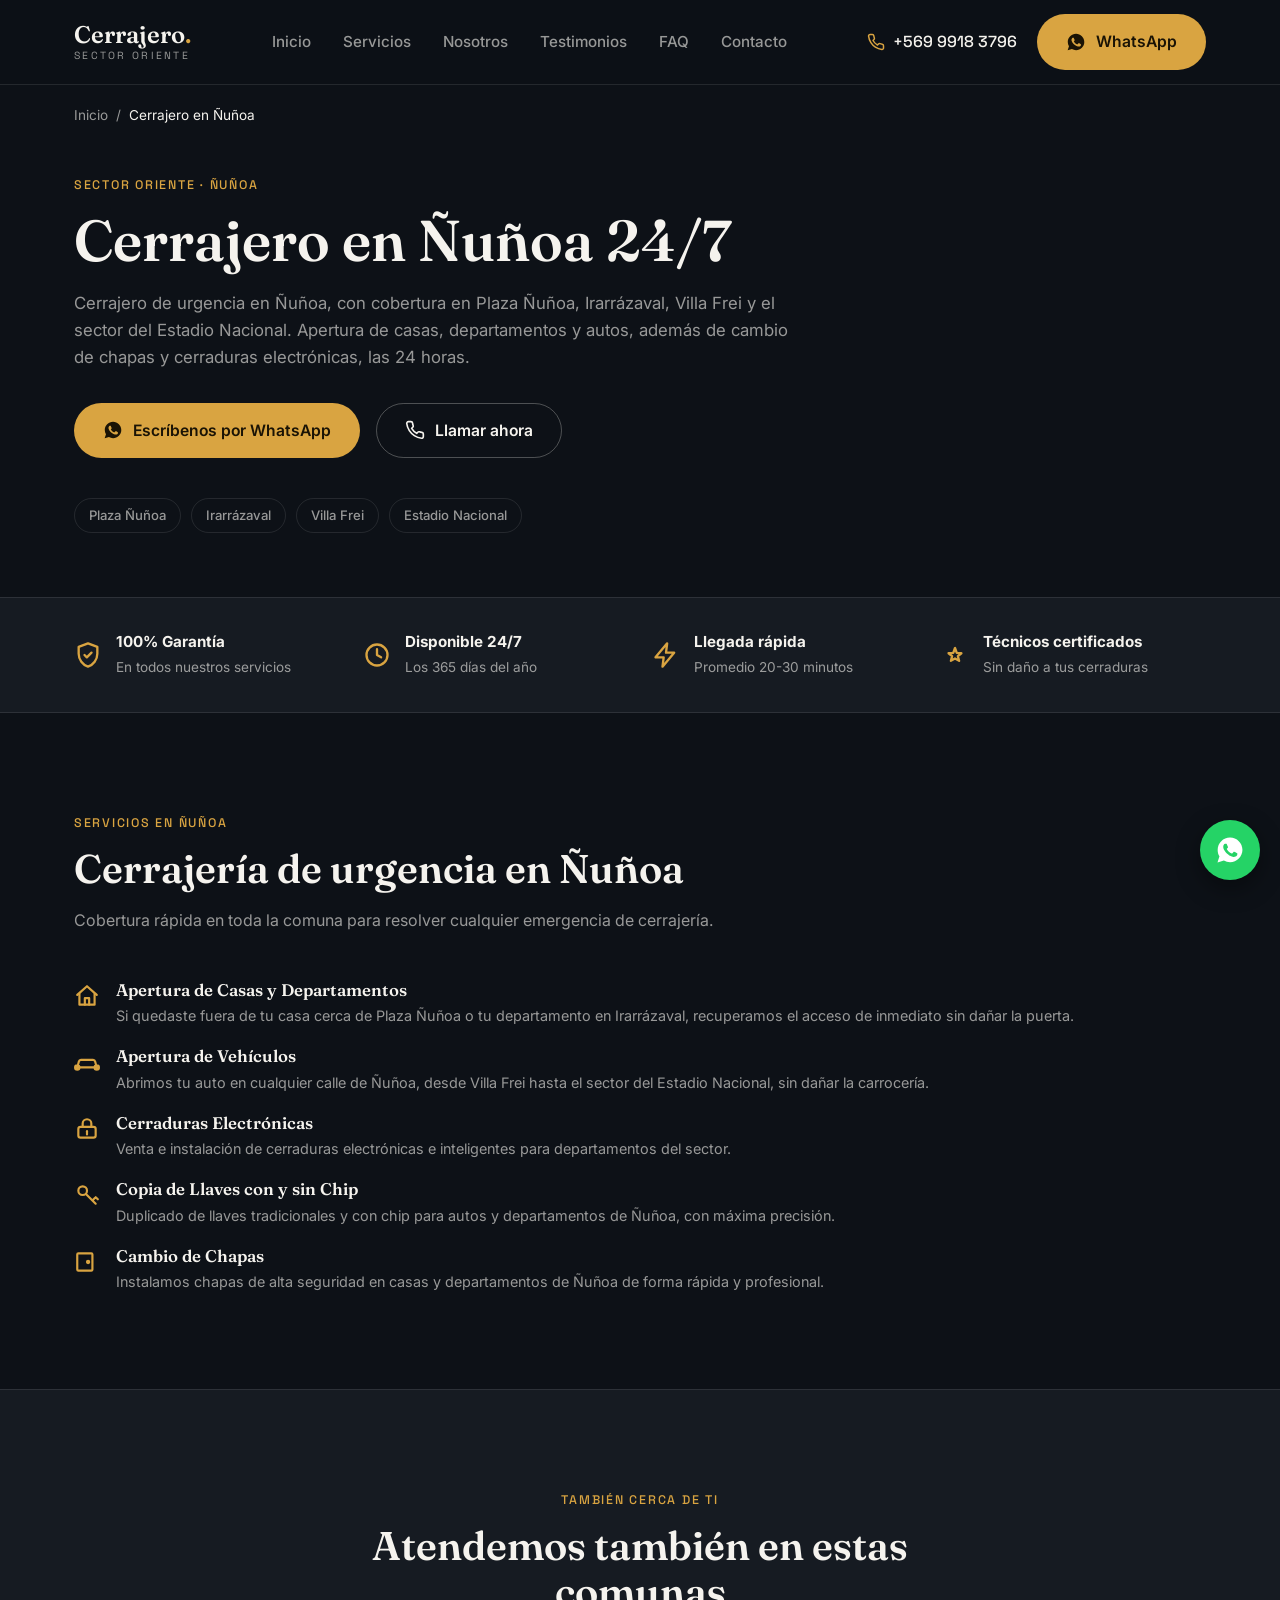
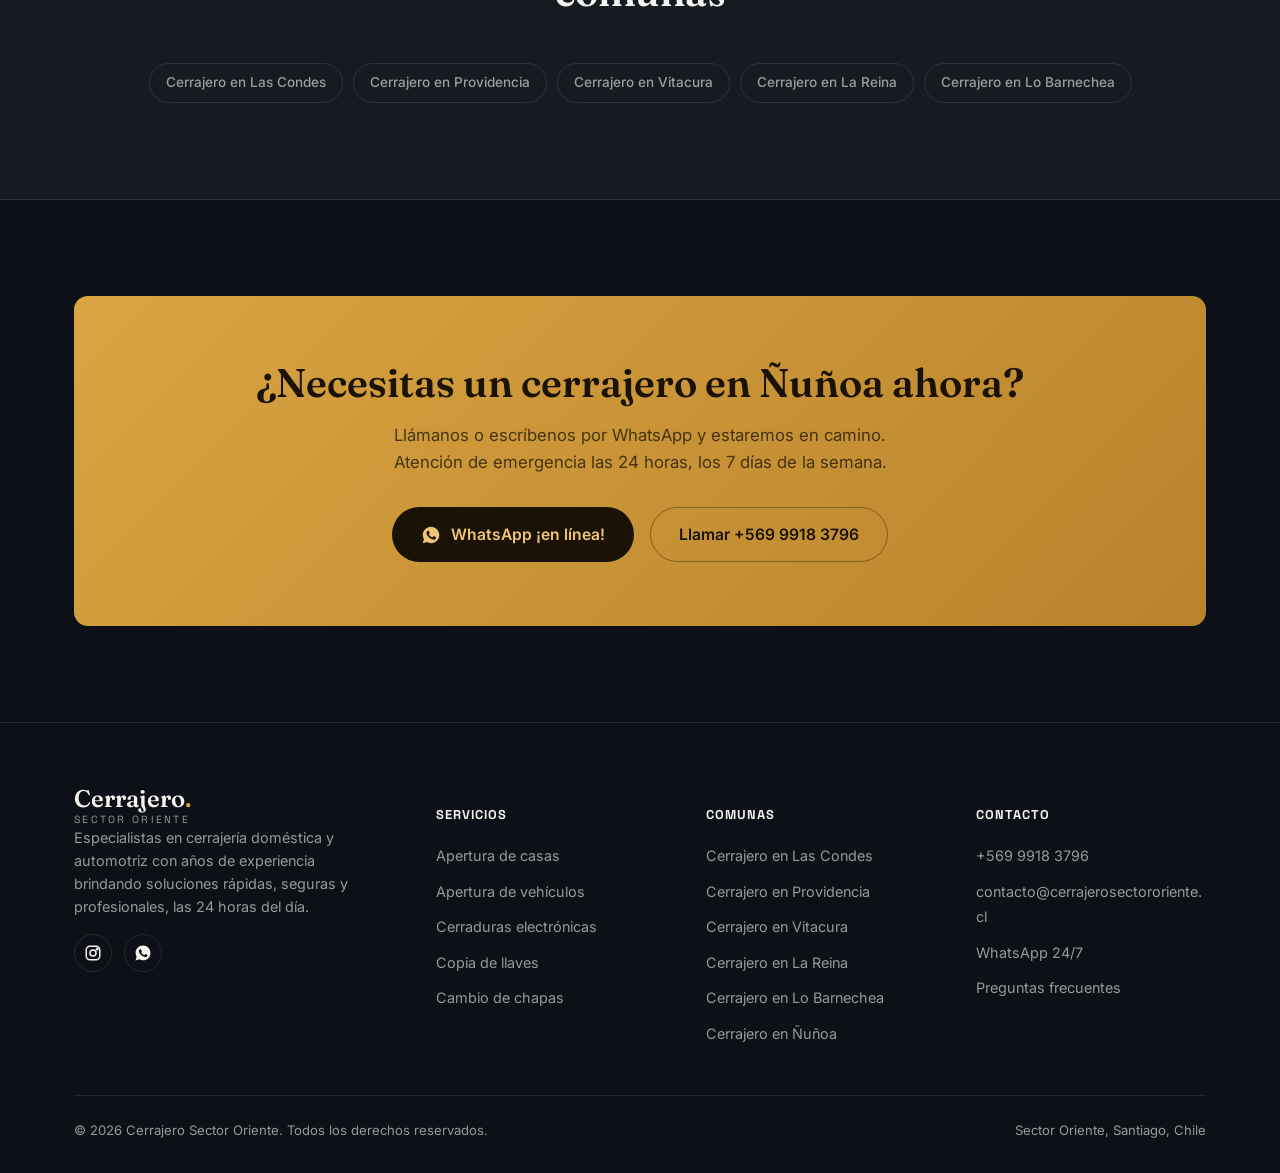
<file: cerrajero-nunoa/index.html>
<!doctype html>
<html lang="es-CL">
<head>
<meta charset="UTF-8" />
<meta name="viewport" content="width=device-width, initial-scale=1" />
<title>Cerrajero en Ñuñoa 24/7 | Cerrajero Sector Oriente</title>
<meta name="description" content="Cerrajero de urgencia 24/7 en Ñuñoa: apertura de casas y autos, cambio de chapas y cerraduras electrónicas. Escríbenos por WhatsApp, llegamos rápido." />
<link rel="canonical" href="https://www.cerrajerosectororiente.cl/cerrajero-nunoa/" />

<meta property="og:type" content="website" />
<meta property="og:locale" content="es_CL" />
<meta property="og:site_name" content="Cerrajero Sector Oriente" />
<meta property="og:title" content="Cerrajero en Ñuñoa 24/7" />
<meta property="og:description" content="Apertura de casas y autos, cambio de chapas y cerraduras electrónicas en Ñuñoa. Atención de urgencia las 24 horas." />
<meta property="og:url" content="https://www.cerrajerosectororiente.cl/cerrajero-nunoa/" />
<meta property="og:image" content="https://www.cerrajerosectororiente.cl/img/hero-poster.jpg" />

<meta name="twitter:card" content="summary_large_image" />
<meta name="twitter:title" content="Cerrajero en Ñuñoa 24/7" />
<meta name="twitter:description" content="Apertura de casas y autos, cambio de chapas y cerraduras electrónicas en Ñuñoa. Atención de urgencia las 24 horas." />
<meta name="twitter:image" content="https://www.cerrajerosectororiente.cl/img/hero-poster.jpg" />

<link rel="icon" href="data:image/svg+xml,%3Csvg xmlns='http://www.w3.org/2000/svg' viewBox='0 0 32 32'%3E%3Ccircle cx='16' cy='16' r='16' fill='%230d1117'/%3E%3Cpath d='M13 10a4 4 0 1 1 3.2 6.4L21 21.2l-1.6 1.6-1-.9-1.3 1.3-1.6-1.6 1.3-1.3-1-.9-1.3 1.3L13 19.1l1.3-1.3-1-1A4 4 0 0 1 13 10Zm2.5 1.5a1.5 1.5 0 1 0 0 3 1.5 1.5 0 0 0 0-3Z' fill='%23d9a441'/%3E%3C/svg%3E" />

<link rel="preconnect" href="https://fonts.googleapis.com">
<link rel="preconnect" href="https://fonts.gstatic.com" crossorigin>
<link href="https://fonts.googleapis.com/css2?family=Fraunces:ital,wght@0,400;0,600;1,400&family=Inter:wght@400;500;600&family=Space+Grotesk:wght@500;700&display=swap" rel="stylesheet">

<link rel="stylesheet" href="/style.css" />

<script type="application/ld+json">
{
  "@context": "https://schema.org",
  "@type": "Service",
  "name": "Cerrajero en Ñuñoa",
  "description": "Servicio de cerrajería de urgencia 24/7 en Ñuñoa: apertura de casas, departamentos y vehículos, cambio de chapas y cerraduras electrónicas.",
  "serviceType": "Cerrajería de urgencia",
  "provider": { "@type": "Locksmith", "@id": "https://www.cerrajerosectororiente.cl/#negocio", "name": "Cerrajero Sector Oriente", "telephone": "+56999183796", "url": "https://www.cerrajerosectororiente.cl/" },
  "areaServed": { "@type": "City", "name": "Ñuñoa" },
  "url": "https://www.cerrajerosectororiente.cl/cerrajero-nunoa/",
  "availableLanguage": "es"
}
</script>
<script type="application/ld+json">
{
  "@context": "https://schema.org",
  "@type": "BreadcrumbList",
  "itemListElement": [
    { "@type": "ListItem", "position": 1, "name": "Inicio", "item": "https://www.cerrajerosectororiente.cl/" },
    { "@type": "ListItem", "position": 2, "name": "Cerrajero en Ñuñoa", "item": "https://www.cerrajerosectororiente.cl/cerrajero-nunoa/" }
  ]
}
</script>
</head>
<body>

<a class="skip-link screen-reader-text" href="#main">Ir al contenido</a>

<header class="site-header">
  <div class="container">
    <a href="/" class="logo" aria-label="Cerrajero Sector Oriente, inicio">
      <strong>Cerrajero<span>.</span></strong>
      <small>SECTOR ORIENTE</small>
    </a>

    <nav class="nav-links" aria-label="Navegación principal">
      <a href="/#inicio">Inicio</a>
      <a href="/#servicios">Servicios</a>
      <a href="/#nosotros">Nosotros</a>
      <a href="/#testimonios">Testimonios</a>
      <a href="/#faq">FAQ</a>
      <a href="/#contacto">Contacto</a>
      <div class="nav-cta-mobile">
        <a class="btn btn-outline" href="tel:+56999183796"><svg viewBox="0 0 24 24" fill="none" stroke="currentColor" stroke-width="2" stroke-linecap="round" stroke-linejoin="round"><path d="M22 16.9v3a2 2 0 0 1-2.2 2 19.8 19.8 0 0 1-8.6-3.1 19.5 19.5 0 0 1-6-6 19.8 19.8 0 0 1-3.1-8.6A2 2 0 0 1 4.1 2h3a2 2 0 0 1 2 1.7c.1 1 .3 2 .7 2.9a2 2 0 0 1-.5 2.1L8 10a16 16 0 0 0 6 6l1.3-1.3a2 2 0 0 1 2.1-.5c.9.4 1.9.6 2.9.7a2 2 0 0 1 1.7 2Z"/></svg> +569 9918 3796</a>
        <a class="btn btn-primary" href="https://wa.link/hei0ib" target="_blank" rel="noopener"><svg viewBox="0 0 24 24" fill="currentColor"><path d="M12.04 2C6.58 2 2.13 6.45 2.13 11.91c0 1.87.5 3.62 1.44 5.16L2 22l5.09-1.53a9.87 9.87 0 0 0 4.95 1.33h.01c5.46 0 9.91-4.45 9.91-9.91C21.96 6.45 17.5 2 12.04 2Zm5.8 14.07c-.24.68-1.39 1.32-1.92 1.4-.49.08-1.1.11-1.78-.11-.41-.13-.93-.3-1.6-.6-2.82-1.22-4.66-4.05-4.8-4.24-.14-.19-1.15-1.53-1.15-2.91 0-1.39.72-2.07.98-2.35.26-.28.56-.35.75-.35h.53c.17 0 .4-.03.62.48.24.55.8 1.91.87 2.05.07.14.11.3.02.49-.09.19-.14.3-.28.46-.14.16-.29.36-.41.48-.14.14-.28.29-.12.57.16.28.72 1.19 1.55 1.93 1.07.95 1.97 1.25 2.25 1.39.28.14.44.12.6-.07.16-.19.69-.8.87-1.08.19-.28.37-.23.62-.14.26.09 1.63.77 1.91.91.28.14.46.21.53.33.07.12.07.68-.17 1.36Z"/></svg> WhatsApp</a>
      </div>
    </nav>

    <div class="header-actions">
      <a class="header-phone" href="tel:+56999183796" aria-label="Llamar al +569 9918 3796">
        <svg viewBox="0 0 24 24" fill="none" stroke="currentColor" stroke-width="2" stroke-linecap="round" stroke-linejoin="round"><path d="M22 16.9v3a2 2 0 0 1-2.2 2 19.8 19.8 0 0 1-8.6-3.1 19.5 19.5 0 0 1-6-6 19.8 19.8 0 0 1-3.1-8.6A2 2 0 0 1 4.1 2h3a2 2 0 0 1 2 1.7c.1 1 .3 2 .7 2.9a2 2 0 0 1-.5 2.1L8 10a16 16 0 0 0 6 6l1.3-1.3a2 2 0 0 1 2.1-.5c.9.4 1.9.6 2.9.7a2 2 0 0 1 1.7 2Z"/></svg>
        +569 9918 3796
      </a>
      <a class="btn btn-primary" href="https://wa.link/hei0ib" target="_blank" rel="noopener">
        <svg viewBox="0 0 24 24" fill="currentColor"><path d="M12.04 2C6.58 2 2.13 6.45 2.13 11.91c0 1.87.5 3.62 1.44 5.16L2 22l5.09-1.53a9.87 9.87 0 0 0 4.95 1.33h.01c5.46 0 9.91-4.45 9.91-9.91C21.96 6.45 17.5 2 12.04 2Zm5.8 14.07c-.24.68-1.39 1.32-1.92 1.4-.49.08-1.1.11-1.78-.11-.41-.13-.93-.3-1.6-.6-2.82-1.22-4.66-4.05-4.8-4.24-.14-.19-1.15-1.53-1.15-2.91 0-1.39.72-2.07.98-2.35.26-.28.56-.35.75-.35h.53c.17 0 .4-.03.62.48.24.55.8 1.91.87 2.05.07.14.11.3.02.49-.09.19-.14.3-.28.46-.14.16-.29.36-.41.48-.14.14-.28.29-.12.57.16.28.72 1.19 1.55 1.93 1.07.95 1.97 1.25 2.25 1.39.28.14.44.12.6-.07.16-.19.69-.8.87-1.08.19-.28.37-.23.62-.14.26.09 1.63.77 1.91.91.28.14.46.21.53.33.07.12.07.68-.17 1.36Z"/></svg>
        WhatsApp
      </a>
    </div>

    <button class="nav-toggle" type="button" aria-label="Abrir menú" aria-expanded="false">
      <svg viewBox="0 0 24 24" fill="none" stroke="currentColor" stroke-width="2" stroke-linecap="round" stroke-linejoin="round"><line x1="3" y1="6" x2="21" y2="6"/><line x1="3" y1="12" x2="21" y2="12"/><line x1="3" y1="18" x2="21" y2="18"/></svg>
    </button>
  </div>
</header>

<main id="main">

  <div class="container">
    <nav class="breadcrumb" aria-label="Ruta de navegación">
      <a href="/">Inicio</a>
      <span aria-hidden="true">/</span>
      <span aria-current="page">Cerrajero en Ñuñoa</span>
    </nav>
  </div>

  <!-- HERO -->
  <section class="page-hero" id="inicio">
    <div class="container">
      <div class="page-hero__intro reveal">
        <span class="eyebrow">Sector Oriente · Ñuñoa</span>
        <h1>Cerrajero en Ñuñoa 24/7</h1>
        <p class="lead">Cerrajero de urgencia en Ñuñoa, con cobertura en Plaza Ñuñoa, Irarrázaval, Villa Frei y el sector del Estadio Nacional. Apertura de casas, departamentos y autos, además de cambio de chapas y cerraduras electrónicas, las 24 horas.</p>
        <div class="hero__actions">
          <a class="btn btn-primary" href="https://wa.me/56999183796?text=Hola,%20necesito%20un%20cerrajero%20en%20%C3%91u%C3%B1oa" target="_blank" rel="noopener">
            <svg viewBox="0 0 24 24" fill="currentColor"><path d="M12.04 2C6.58 2 2.13 6.45 2.13 11.91c0 1.87.5 3.62 1.44 5.16L2 22l5.09-1.53a9.87 9.87 0 0 0 4.95 1.33h.01c5.46 0 9.91-4.45 9.91-9.91C21.96 6.45 17.5 2 12.04 2Zm5.8 14.07c-.24.68-1.39 1.32-1.92 1.4-.49.08-1.1.11-1.78-.11-.41-.13-.93-.3-1.6-.6-2.82-1.22-4.66-4.05-4.8-4.24-.14-.19-1.15-1.53-1.15-2.91 0-1.39.72-2.07.98-2.35.26-.28.56-.35.75-.35h.53c.17 0 .4-.03.62.48.24.55.8 1.91.87 2.05.07.14.11.3.02.49-.09.19-.14.3-.28.46-.14.16-.29.36-.41.48-.14.14-.28.29-.12.57.16.28.72 1.19 1.55 1.93 1.07.95 1.97 1.25 2.25 1.39.28.14.44.12.6-.07.16-.19.69-.8.87-1.08.19-.28.37-.23.62-.14.26.09 1.63.77 1.91.91.28.14.46.21.53.33.07.12.07.68-.17 1.36Z"/></svg>
            Escríbenos por WhatsApp
          </a>
          <a class="btn btn-outline" href="tel:+56999183796">
            <svg viewBox="0 0 24 24" fill="none" stroke="currentColor" stroke-width="2" stroke-linecap="round" stroke-linejoin="round"><path d="M22 16.9v3a2 2 0 0 1-2.2 2 19.8 19.8 0 0 1-8.6-3.1 19.5 19.5 0 0 1-6-6 19.8 19.8 0 0 1-3.1-8.6A2 2 0 0 1 4.1 2h3a2 2 0 0 1 2 1.7c.1 1 .3 2 .7 2.9a2 2 0 0 1-.5 2.1L8 10a16 16 0 0 0 6 6l1.3-1.3a2 2 0 0 1 2.1-.5c.9.4 1.9.6 2.9.7a2 2 0 0 1 1.7 2Z"/></svg>
            Llamar ahora
          </a>
        </div>
        <div class="subsector-list">
          <span>Plaza Ñuñoa</span>
          <span>Irarrázaval</span>
          <span>Villa Frei</span>
          <span>Estadio Nacional</span>
        </div>
      </div>
    </div>
  </section>

  <!-- TRUST STRIP -->
  <div class="trust-strip">
    <div class="container">
      <div class="trust-item">
        <svg viewBox="0 0 24 24" fill="none" stroke="currentColor" stroke-width="2" stroke-linecap="round" stroke-linejoin="round"><path d="M12 2 4 5v6c0 5 3.4 9.4 8 11 4.6-1.6 8-6 8-11V5l-8-3Z"/><path d="m9 12 2 2 4-4"/></svg>
        <div><strong>100% Garantía</strong><span>En todos nuestros servicios</span></div>
      </div>
      <div class="trust-item">
        <svg viewBox="0 0 24 24" fill="none" stroke="currentColor" stroke-width="2" stroke-linecap="round" stroke-linejoin="round"><circle cx="12" cy="12" r="9"/><path d="M12 7v5l3.5 2"/></svg>
        <div><strong>Disponible 24/7</strong><span>Los 365 días del año</span></div>
      </div>
      <div class="trust-item">
        <svg viewBox="0 0 24 24" fill="none" stroke="currentColor" stroke-width="2" stroke-linecap="round" stroke-linejoin="round"><path d="M13 2 3 14h7l-1 8 10-12h-7l1-8Z"/></svg>
        <div><strong>Llegada rápida</strong><span>Promedio 20-30 minutos</span></div>
      </div>
      <div class="trust-item">
        <svg viewBox="0 0 24 24" fill="none" stroke="currentColor" stroke-width="2" stroke-linecap="round" stroke-linejoin="round"><path d="m12 15 3.5 2-1-4 3-2.5-4-.3L12 6l-1.5 4.2-4 .3 3 2.5-1 4Z"/></svg>
        <div><strong>Técnicos certificados</strong><span>Sin daño a tus cerraduras</span></div>
      </div>
    </div>
  </div>

  <!-- SERVICIOS -->
  <section class="section" id="servicios">
    <div class="container">
      <div class="section-head">
        <span class="eyebrow">Servicios en Ñuñoa</span>
        <h2>Cerrajería de urgencia en Ñuñoa</h2>
        <p>Cobertura rápida en toda la comuna para resolver cualquier emergencia de cerrajería.</p>
      </div>

      <div class="why-list reveal">
        <div class="why-item">
          <svg viewBox="0 0 24 24" fill="none" stroke="currentColor" stroke-width="2" stroke-linecap="round" stroke-linejoin="round"><path d="M3 11 12 3l9 8"/><path d="M5 10v10h14V10"/><path d="M10 20v-6h4v6"/></svg>
          <div><h3>Apertura de Casas y Departamentos</h3><p>Si quedaste fuera de tu casa cerca de Plaza Ñuñoa o tu departamento en Irarrázaval, recuperamos el acceso de inmediato sin dañar la puerta.</p></div>
        </div>
        <div class="why-item">
          <svg viewBox="0 0 24 24" fill="none" stroke="currentColor" stroke-width="2" stroke-linecap="round" stroke-linejoin="round"><path d="M5 17h14M5 17a2 2 0 1 1-4 0 2 2 0 0 1 4 0Zm14 0a2 2 0 1 0 4 0 2 2 0 0 0-4 0ZM3 17l1.5-5.5A2 2 0 0 1 6.4 10h11.2a2 2 0 0 1 1.9 1.5L21 17"/></svg>
          <div><h3>Apertura de Vehículos</h3><p>Abrimos tu auto en cualquier calle de Ñuñoa, desde Villa Frei hasta el sector del Estadio Nacional, sin dañar la carrocería.</p></div>
        </div>
        <div class="why-item">
          <svg viewBox="0 0 24 24" fill="none" stroke="currentColor" stroke-width="2" stroke-linecap="round" stroke-linejoin="round"><rect x="4" y="10" width="16" height="10" rx="2"/><path d="M8 10V7a4 4 0 0 1 8 0v3"/><path d="M12 14v3"/></svg>
          <div><h3>Cerraduras Electrónicas</h3><p>Venta e instalación de cerraduras electrónicas e inteligentes para departamentos del sector.</p></div>
        </div>
        <div class="why-item">
          <svg viewBox="0 0 24 24" fill="none" stroke="currentColor" stroke-width="2" stroke-linecap="round" stroke-linejoin="round"><circle cx="8" cy="8" r="4"/><path d="m11 11 9 9M17 17l2-2M20 14l2 2"/></svg>
          <div><h3>Copia de Llaves con y sin Chip</h3><p>Duplicado de llaves tradicionales y con chip para autos y departamentos de Ñuñoa, con máxima precisión.</p></div>
        </div>
        <div class="why-item">
          <svg viewBox="0 0 24 24" fill="none" stroke="currentColor" stroke-width="2" stroke-linecap="round" stroke-linejoin="round"><rect x="3" y="4" width="14" height="16" rx="1"/><circle cx="13" cy="12" r="1"/></svg>
          <div><h3>Cambio de Chapas</h3><p>Instalamos chapas de alta seguridad en casas y departamentos de Ñuñoa de forma rápida y profesional.</p></div>
        </div>
      </div>
    </div>
  </section>

  <!-- OTRAS COMUNAS -->
  <section class="section" style="background:var(--bg-card); border-top:1px solid var(--border); border-bottom:1px solid var(--border);">
    <div class="container">
      <div class="section-head center">
        <span class="eyebrow">También cerca de ti</span>
        <h2>Atendemos también en estas comunas</h2>
      </div>
      <div class="sibling-communes reveal" style="justify-content:center;">
        <a href="/cerrajero-las-condes/">Cerrajero en Las Condes</a>
        <a href="/cerrajero-providencia/">Cerrajero en Providencia</a>
        <a href="/cerrajero-vitacura/">Cerrajero en Vitacura</a>
        <a href="/cerrajero-la-reina/">Cerrajero en La Reina</a>
        <a href="/cerrajero-lo-barnechea/">Cerrajero en Lo Barnechea</a>
      </div>
    </div>
  </section>

  <!-- CTA FINAL -->
  <section class="section">
    <div class="container">
      <div class="final-cta reveal">
        <h2>¿Necesitas un cerrajero en Ñuñoa ahora?</h2>
        <p>Llámanos o escríbenos por WhatsApp y estaremos en camino. Atención de emergencia las 24 horas, los 7 días de la semana.</p>
        <div class="final-cta__actions">
          <a class="btn btn-primary" href="https://wa.me/56999183796?text=Hola,%20necesito%20un%20cerrajero%20en%20%C3%91u%C3%B1oa" target="_blank" rel="noopener">
            <svg viewBox="0 0 24 24" fill="currentColor"><path d="M12.04 2C6.58 2 2.13 6.45 2.13 11.91c0 1.87.5 3.62 1.44 5.16L2 22l5.09-1.53a9.87 9.87 0 0 0 4.95 1.33h.01c5.46 0 9.91-4.45 9.91-9.91C21.96 6.45 17.5 2 12.04 2Zm5.8 14.07c-.24.68-1.39 1.32-1.92 1.4-.49.08-1.1.11-1.78-.11-.41-.13-.93-.3-1.6-.6-2.82-1.22-4.66-4.05-4.8-4.24-.14-.19-1.15-1.53-1.15-2.91 0-1.39.72-2.07.98-2.35.26-.28.56-.35.75-.35h.53c.17 0 .4-.03.62.48.24.55.8 1.91.87 2.05.07.14.11.3.02.49-.09.19-.14.3-.28.46-.14.16-.29.36-.41.48-.14.14-.28.29-.12.57.16.28.72 1.19 1.55 1.93 1.07.95 1.97 1.25 2.25 1.39.28.14.44.12.6-.07.16-.19.69-.8.87-1.08.19-.28.37-.23.62-.14.26.09 1.63.77 1.91.91.28.14.46.21.53.33.07.12.07.68-.17 1.36Z"/></svg>
            WhatsApp ¡en línea!
          </a>
          <a class="btn btn-outline" href="tel:+56999183796">Llamar +569 9918 3796</a>
        </div>
      </div>
    </div>
  </section>

</main>

<footer class="site-footer">
  <div class="container">
    <div class="footer-grid">
      <div class="footer-brand">
        <a href="/" class="logo" aria-label="Cerrajero Sector Oriente, inicio">
          <strong>Cerrajero<span>.</span></strong>
          <small>SECTOR ORIENTE</small>
        </a>
        <p>Especialistas en cerrajería doméstica y automotriz con años de experiencia brindando soluciones rápidas, seguras y profesionales, las 24 horas del día.</p>
        <div class="footer-social">
          <a href="https://www.instagram.com/cerrajerosectororiente" target="_blank" rel="noopener" aria-label="Instagram de Cerrajero Sector Oriente">
            <svg viewBox="0 0 24 24" fill="none" stroke="currentColor" stroke-width="2" stroke-linecap="round" stroke-linejoin="round"><rect x="3" y="3" width="18" height="18" rx="5"/><circle cx="12" cy="12" r="4"/><circle cx="17.5" cy="6.5" r="1"/></svg>
          </a>
          <a href="https://wa.link/hei0ib" target="_blank" rel="noopener" aria-label="WhatsApp de Cerrajero Sector Oriente">
            <svg viewBox="0 0 24 24" fill="currentColor"><path d="M12.04 2C6.58 2 2.13 6.45 2.13 11.91c0 1.87.5 3.62 1.44 5.16L2 22l5.09-1.53a9.87 9.87 0 0 0 4.95 1.33h.01c5.46 0 9.91-4.45 9.91-9.91C21.96 6.45 17.5 2 12.04 2Zm5.8 14.07c-.24.68-1.39 1.32-1.92 1.4-.49.08-1.1.11-1.78-.11-.41-.13-.93-.3-1.6-.6-2.82-1.22-4.66-4.05-4.8-4.24-.14-.19-1.15-1.53-1.15-2.91 0-1.39.72-2.07.98-2.35.26-.28.56-.35.75-.35h.53c.17 0 .4-.03.62.48.24.55.8 1.91.87 2.05.07.14.11.3.02.49-.09.19-.14.3-.28.46-.14.16-.29.36-.41.48-.14.14-.28.29-.12.57.16.28.72 1.19 1.55 1.93 1.07.95 1.97 1.25 2.25 1.39.28.14.44.12.6-.07.16-.19.69-.8.87-1.08.19-.28.37-.23.62-.14.26.09 1.63.77 1.91.91.28.14.46.21.53.33.07.12.07.68-.17 1.36Z"/></svg>
          </a>
        </div>
      </div>

      <div class="footer-col">
        <h4>Servicios</h4>
        <ul>
          <li><a href="/#servicios">Apertura de casas</a></li>
          <li><a href="/#servicios">Apertura de vehículos</a></li>
          <li><a href="/#servicios">Cerraduras electrónicas</a></li>
          <li><a href="/#servicios">Copia de llaves</a></li>
          <li><a href="/#servicios">Cambio de chapas</a></li>
        </ul>
      </div>

      <div class="footer-col">
        <h4>Comunas</h4>
        <ul>
          <li><a href="/cerrajero-las-condes/">Cerrajero en Las Condes</a></li>
          <li><a href="/cerrajero-providencia/">Cerrajero en Providencia</a></li>
          <li><a href="/cerrajero-vitacura/">Cerrajero en Vitacura</a></li>
          <li><a href="/cerrajero-la-reina/">Cerrajero en La Reina</a></li>
          <li><a href="/cerrajero-lo-barnechea/">Cerrajero en Lo Barnechea</a></li>
          <li><a href="/cerrajero-nunoa/">Cerrajero en Ñuñoa</a></li>
        </ul>
      </div>

      <div class="footer-col">
        <h4>Contacto</h4>
        <ul>
          <li><a href="tel:+56999183796">+569 9918 3796</a></li>
          <li><a href="mailto:contacto@cerrajerosectororiente.cl">contacto@cerrajerosectororiente.cl</a></li>
          <li><a href="https://wa.link/hei0ib" target="_blank" rel="noopener">WhatsApp 24/7</a></li>
          <li><a href="/#faq">Preguntas frecuentes</a></li>
        </ul>
      </div>
    </div>

    <div class="footer-bottom">
      <span>© <span id="current-year">2026</span> Cerrajero Sector Oriente. Todos los derechos reservados.</span>
      <span>Sector Oriente, Santiago, Chile</span>
    </div>
  </div>
</footer>

<a class="whatsapp-float" href="https://wa.me/56999183796?text=Hola,%20necesito%20un%20cerrajero%20en%20%C3%91u%C3%B1oa" target="_blank" rel="noopener" aria-label="Escríbenos por WhatsApp">
  <svg viewBox="0 0 24 24" fill="currentColor"><path d="M12.04 2C6.58 2 2.13 6.45 2.13 11.91c0 1.87.5 3.62 1.44 5.16L2 22l5.09-1.53a9.87 9.87 0 0 0 4.95 1.33h.01c5.46 0 9.91-4.45 9.91-9.91C21.96 6.45 17.5 2 12.04 2Zm5.8 14.07c-.24.68-1.39 1.32-1.92 1.4-.49.08-1.1.11-1.78-.11-.41-.13-.93-.3-1.6-.6-2.82-1.22-4.66-4.05-4.8-4.24-.14-.19-1.15-1.53-1.15-2.91 0-1.39.72-2.07.98-2.35.26-.28.56-.35.75-.35h.53c.17 0 .4-.03.62.48.24.55.8 1.91.87 2.05.07.14.11.3.02.49-.09.19-.14.3-.28.46-.14.16-.29.36-.41.48-.14.14-.28.29-.12.57.16.28.72 1.19 1.55 1.93 1.07.95 1.97 1.25 2.25 1.39.28.14.44.12.6-.07.16-.19.69-.8.87-1.08.19-.28.37-.23.62-.14.26.09 1.63.77 1.91.91.28.14.46.21.53.33.07.12.07.68-.17 1.36Z"/></svg>
</a>

<script src="/script.js"></script>
</body>
</html>
</file>
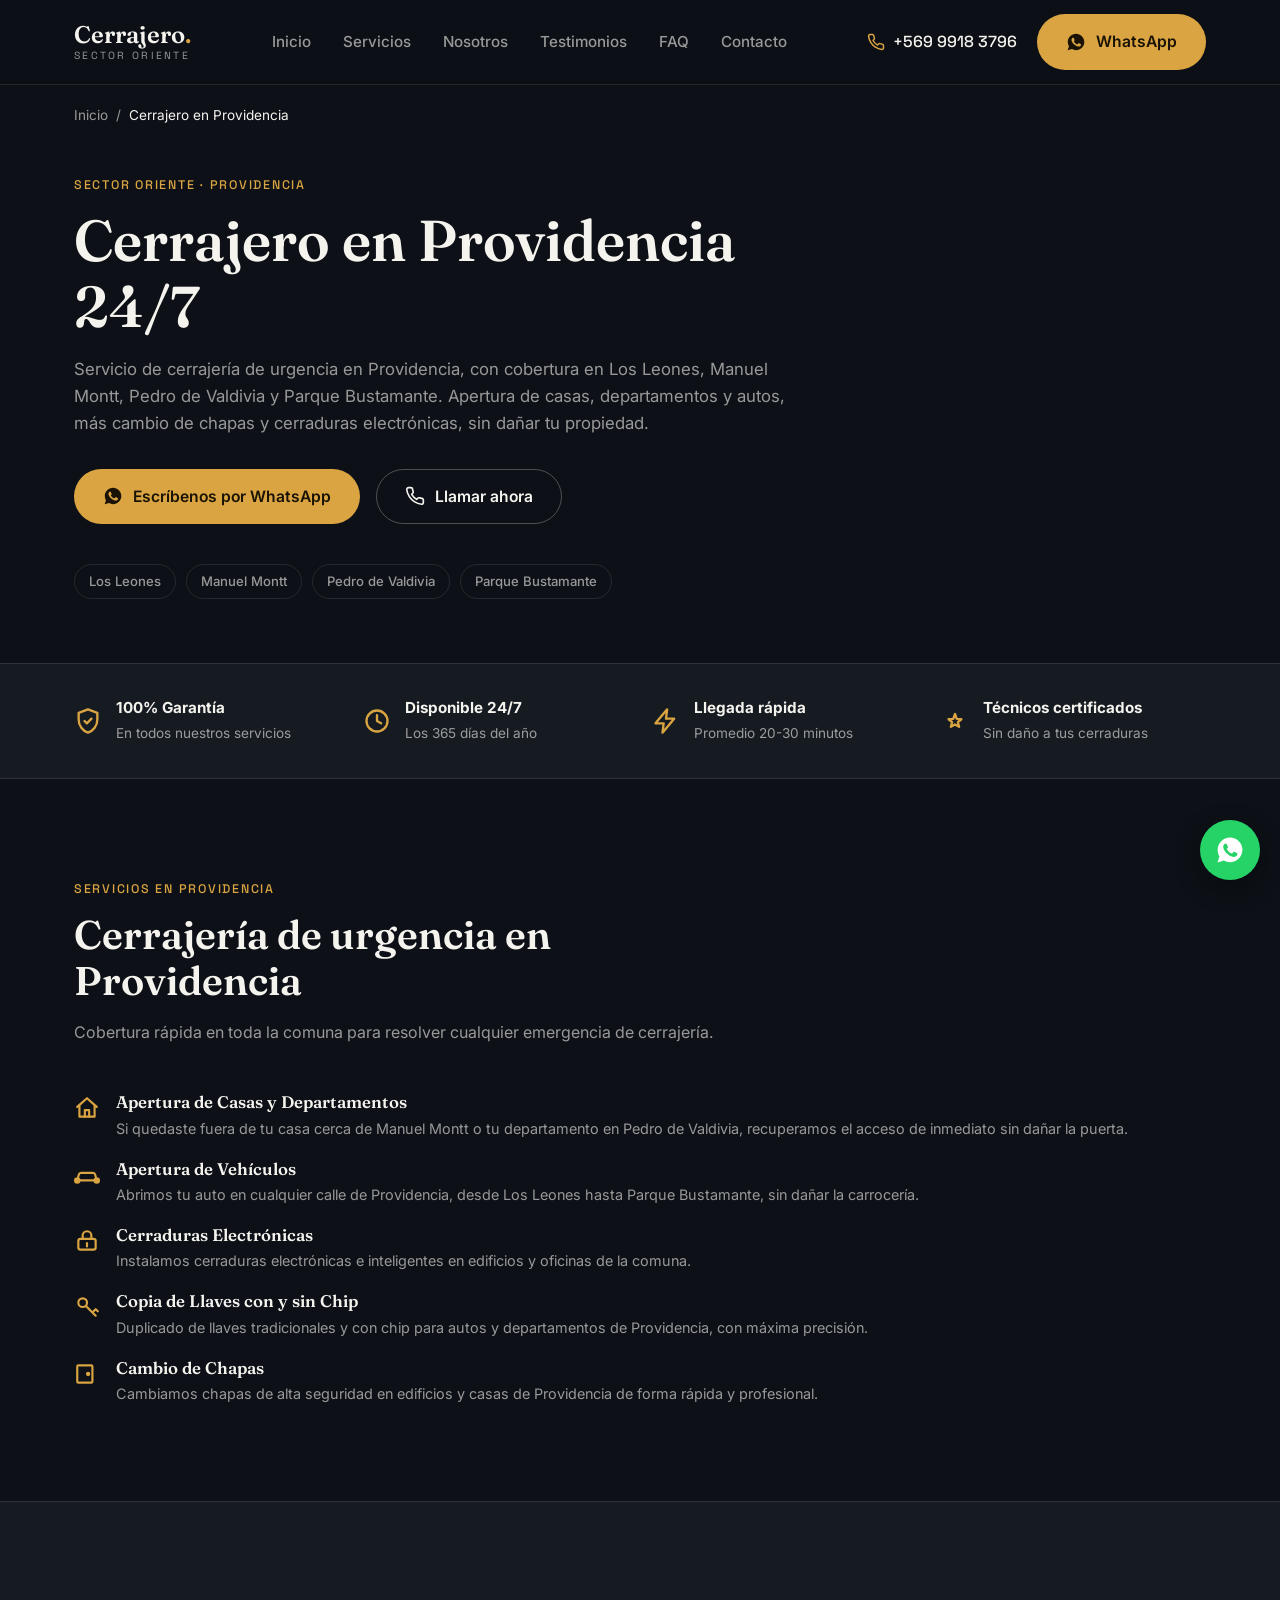
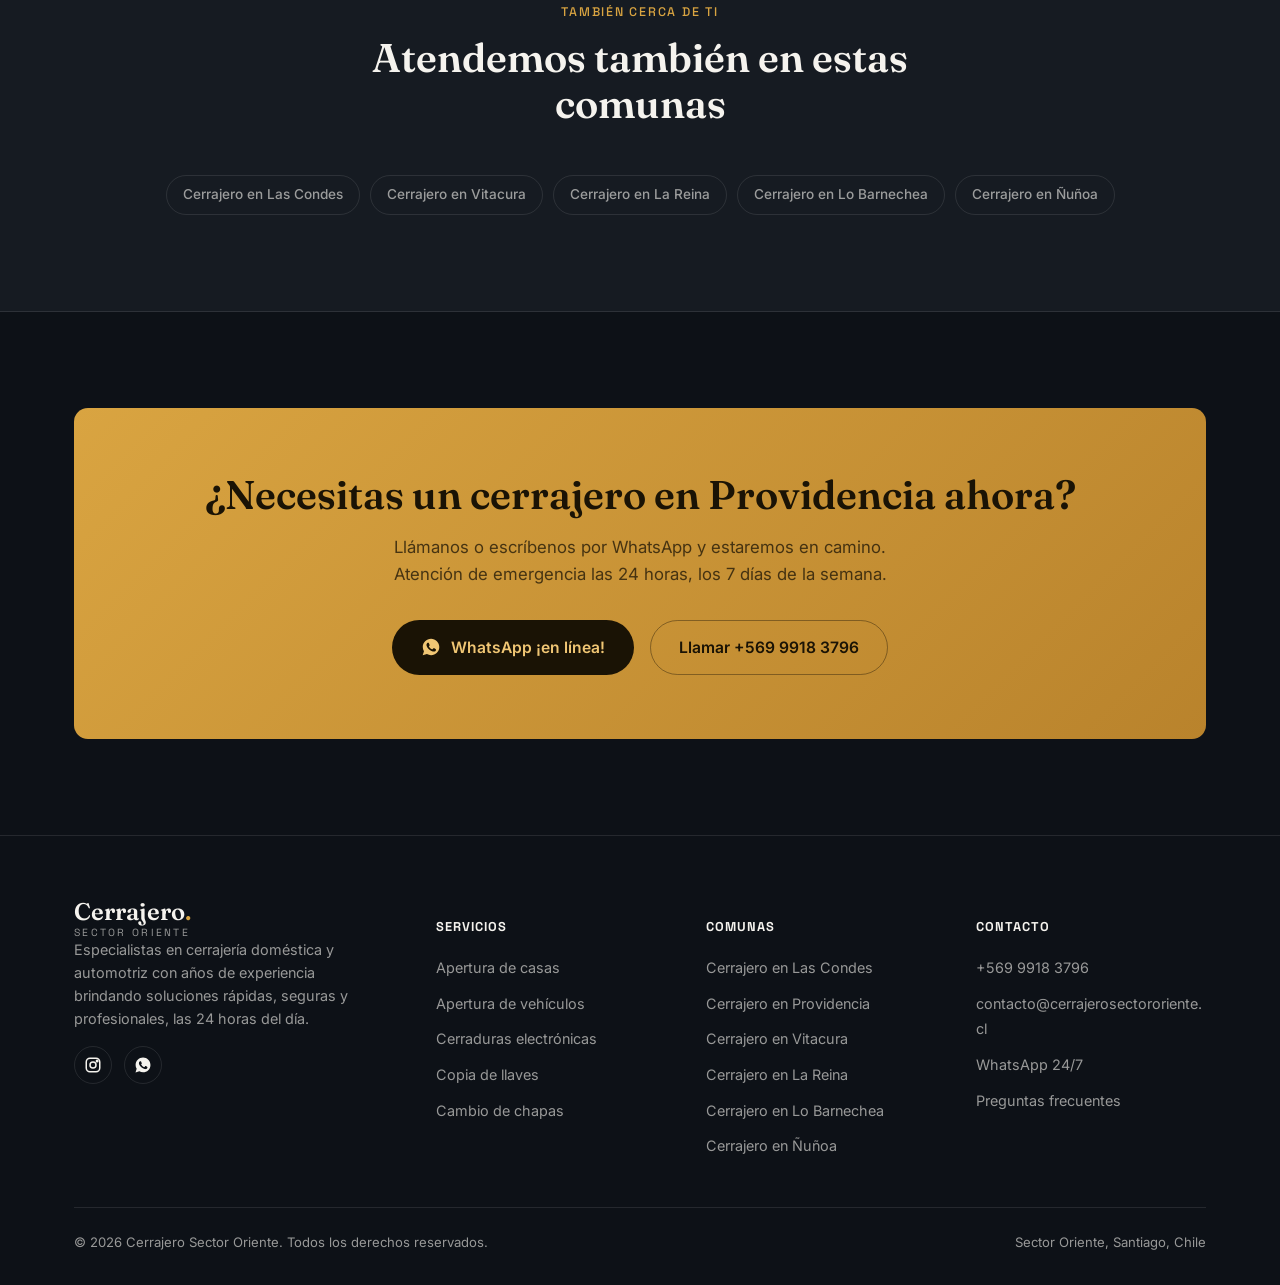
<file: cerrajero-providencia/index.html>
<!doctype html>
<html lang="es-CL">
<head>
<meta charset="UTF-8" />
<meta name="viewport" content="width=device-width, initial-scale=1" />
<title>Cerrajero en Providencia 24/7 | Cerrajero Sector Oriente</title>
<meta name="description" content="Cerrajero de urgencia 24/7 en Providencia: apertura de casas y autos, cambio de chapas y cerraduras electrónicas. Escríbenos por WhatsApp, llegamos rápido." />
<link rel="canonical" href="https://www.cerrajerosectororiente.cl/cerrajero-providencia/" />

<meta property="og:type" content="website" />
<meta property="og:locale" content="es_CL" />
<meta property="og:site_name" content="Cerrajero Sector Oriente" />
<meta property="og:title" content="Cerrajero en Providencia 24/7" />
<meta property="og:description" content="Apertura de casas y autos, cambio de chapas y cerraduras electrónicas en Providencia. Atención de urgencia las 24 horas." />
<meta property="og:url" content="https://www.cerrajerosectororiente.cl/cerrajero-providencia/" />
<meta property="og:image" content="https://www.cerrajerosectororiente.cl/img/hero-poster.jpg" />

<meta name="twitter:card" content="summary_large_image" />
<meta name="twitter:title" content="Cerrajero en Providencia 24/7" />
<meta name="twitter:description" content="Apertura de casas y autos, cambio de chapas y cerraduras electrónicas en Providencia. Atención de urgencia las 24 horas." />
<meta name="twitter:image" content="https://www.cerrajerosectororiente.cl/img/hero-poster.jpg" />

<link rel="icon" href="data:image/svg+xml,%3Csvg xmlns='http://www.w3.org/2000/svg' viewBox='0 0 32 32'%3E%3Ccircle cx='16' cy='16' r='16' fill='%230d1117'/%3E%3Cpath d='M13 10a4 4 0 1 1 3.2 6.4L21 21.2l-1.6 1.6-1-.9-1.3 1.3-1.6-1.6 1.3-1.3-1-.9-1.3 1.3L13 19.1l1.3-1.3-1-1A4 4 0 0 1 13 10Zm2.5 1.5a1.5 1.5 0 1 0 0 3 1.5 1.5 0 0 0 0-3Z' fill='%23d9a441'/%3E%3C/svg%3E" />

<link rel="preconnect" href="https://fonts.googleapis.com">
<link rel="preconnect" href="https://fonts.gstatic.com" crossorigin>
<link href="https://fonts.googleapis.com/css2?family=Fraunces:ital,wght@0,400;0,600;1,400&family=Inter:wght@400;500;600&family=Space+Grotesk:wght@500;700&display=swap" rel="stylesheet">

<link rel="stylesheet" href="/style.css" />

<script type="application/ld+json">
{
  "@context": "https://schema.org",
  "@type": "Service",
  "name": "Cerrajero en Providencia",
  "description": "Servicio de cerrajería de urgencia 24/7 en Providencia: apertura de casas, departamentos y vehículos, cambio de chapas y cerraduras electrónicas.",
  "serviceType": "Cerrajería de urgencia",
  "provider": { "@type": "Locksmith", "@id": "https://www.cerrajerosectororiente.cl/#negocio", "name": "Cerrajero Sector Oriente", "telephone": "+56999183796", "url": "https://www.cerrajerosectororiente.cl/" },
  "areaServed": { "@type": "City", "name": "Providencia" },
  "url": "https://www.cerrajerosectororiente.cl/cerrajero-providencia/",
  "availableLanguage": "es"
}
</script>
<script type="application/ld+json">
{
  "@context": "https://schema.org",
  "@type": "BreadcrumbList",
  "itemListElement": [
    { "@type": "ListItem", "position": 1, "name": "Inicio", "item": "https://www.cerrajerosectororiente.cl/" },
    { "@type": "ListItem", "position": 2, "name": "Cerrajero en Providencia", "item": "https://www.cerrajerosectororiente.cl/cerrajero-providencia/" }
  ]
}
</script>
</head>
<body>

<a class="skip-link screen-reader-text" href="#main">Ir al contenido</a>

<header class="site-header">
  <div class="container">
    <a href="/" class="logo" aria-label="Cerrajero Sector Oriente, inicio">
      <strong>Cerrajero<span>.</span></strong>
      <small>SECTOR ORIENTE</small>
    </a>

    <nav class="nav-links" aria-label="Navegación principal">
      <a href="/#inicio">Inicio</a>
      <a href="/#servicios">Servicios</a>
      <a href="/#nosotros">Nosotros</a>
      <a href="/#testimonios">Testimonios</a>
      <a href="/#faq">FAQ</a>
      <a href="/#contacto">Contacto</a>
      <div class="nav-cta-mobile">
        <a class="btn btn-outline" href="tel:+56999183796"><svg viewBox="0 0 24 24" fill="none" stroke="currentColor" stroke-width="2" stroke-linecap="round" stroke-linejoin="round"><path d="M22 16.9v3a2 2 0 0 1-2.2 2 19.8 19.8 0 0 1-8.6-3.1 19.5 19.5 0 0 1-6-6 19.8 19.8 0 0 1-3.1-8.6A2 2 0 0 1 4.1 2h3a2 2 0 0 1 2 1.7c.1 1 .3 2 .7 2.9a2 2 0 0 1-.5 2.1L8 10a16 16 0 0 0 6 6l1.3-1.3a2 2 0 0 1 2.1-.5c.9.4 1.9.6 2.9.7a2 2 0 0 1 1.7 2Z"/></svg> +569 9918 3796</a>
        <a class="btn btn-primary" href="https://wa.link/hei0ib" target="_blank" rel="noopener"><svg viewBox="0 0 24 24" fill="currentColor"><path d="M12.04 2C6.58 2 2.13 6.45 2.13 11.91c0 1.87.5 3.62 1.44 5.16L2 22l5.09-1.53a9.87 9.87 0 0 0 4.95 1.33h.01c5.46 0 9.91-4.45 9.91-9.91C21.96 6.45 17.5 2 12.04 2Zm5.8 14.07c-.24.68-1.39 1.32-1.92 1.4-.49.08-1.1.11-1.78-.11-.41-.13-.93-.3-1.6-.6-2.82-1.22-4.66-4.05-4.8-4.24-.14-.19-1.15-1.53-1.15-2.91 0-1.39.72-2.07.98-2.35.26-.28.56-.35.75-.35h.53c.17 0 .4-.03.62.48.24.55.8 1.91.87 2.05.07.14.11.3.02.49-.09.19-.14.3-.28.46-.14.16-.29.36-.41.48-.14.14-.28.29-.12.57.16.28.72 1.19 1.55 1.93 1.07.95 1.97 1.25 2.25 1.39.28.14.44.12.6-.07.16-.19.69-.8.87-1.08.19-.28.37-.23.62-.14.26.09 1.63.77 1.91.91.28.14.46.21.53.33.07.12.07.68-.17 1.36Z"/></svg> WhatsApp</a>
      </div>
    </nav>

    <div class="header-actions">
      <a class="header-phone" href="tel:+56999183796" aria-label="Llamar al +569 9918 3796">
        <svg viewBox="0 0 24 24" fill="none" stroke="currentColor" stroke-width="2" stroke-linecap="round" stroke-linejoin="round"><path d="M22 16.9v3a2 2 0 0 1-2.2 2 19.8 19.8 0 0 1-8.6-3.1 19.5 19.5 0 0 1-6-6 19.8 19.8 0 0 1-3.1-8.6A2 2 0 0 1 4.1 2h3a2 2 0 0 1 2 1.7c.1 1 .3 2 .7 2.9a2 2 0 0 1-.5 2.1L8 10a16 16 0 0 0 6 6l1.3-1.3a2 2 0 0 1 2.1-.5c.9.4 1.9.6 2.9.7a2 2 0 0 1 1.7 2Z"/></svg>
        +569 9918 3796
      </a>
      <a class="btn btn-primary" href="https://wa.link/hei0ib" target="_blank" rel="noopener">
        <svg viewBox="0 0 24 24" fill="currentColor"><path d="M12.04 2C6.58 2 2.13 6.45 2.13 11.91c0 1.87.5 3.62 1.44 5.16L2 22l5.09-1.53a9.87 9.87 0 0 0 4.95 1.33h.01c5.46 0 9.91-4.45 9.91-9.91C21.96 6.45 17.5 2 12.04 2Zm5.8 14.07c-.24.68-1.39 1.32-1.92 1.4-.49.08-1.1.11-1.78-.11-.41-.13-.93-.3-1.6-.6-2.82-1.22-4.66-4.05-4.8-4.24-.14-.19-1.15-1.53-1.15-2.91 0-1.39.72-2.07.98-2.35.26-.28.56-.35.75-.35h.53c.17 0 .4-.03.62.48.24.55.8 1.91.87 2.05.07.14.11.3.02.49-.09.19-.14.3-.28.46-.14.16-.29.36-.41.48-.14.14-.28.29-.12.57.16.28.72 1.19 1.55 1.93 1.07.95 1.97 1.25 2.25 1.39.28.14.44.12.6-.07.16-.19.69-.8.87-1.08.19-.28.37-.23.62-.14.26.09 1.63.77 1.91.91.28.14.46.21.53.33.07.12.07.68-.17 1.36Z"/></svg>
        WhatsApp
      </a>
    </div>

    <button class="nav-toggle" type="button" aria-label="Abrir menú" aria-expanded="false">
      <svg viewBox="0 0 24 24" fill="none" stroke="currentColor" stroke-width="2" stroke-linecap="round" stroke-linejoin="round"><line x1="3" y1="6" x2="21" y2="6"/><line x1="3" y1="12" x2="21" y2="12"/><line x1="3" y1="18" x2="21" y2="18"/></svg>
    </button>
  </div>
</header>

<main id="main">

  <div class="container">
    <nav class="breadcrumb" aria-label="Ruta de navegación">
      <a href="/">Inicio</a>
      <span aria-hidden="true">/</span>
      <span aria-current="page">Cerrajero en Providencia</span>
    </nav>
  </div>

  <!-- HERO -->
  <section class="page-hero" id="inicio">
    <div class="container">
      <div class="page-hero__intro reveal">
        <span class="eyebrow">Sector Oriente · Providencia</span>
        <h1>Cerrajero en Providencia 24/7</h1>
        <p class="lead">Servicio de cerrajería de urgencia en Providencia, con cobertura en Los Leones, Manuel Montt, Pedro de Valdivia y Parque Bustamante. Apertura de casas, departamentos y autos, más cambio de chapas y cerraduras electrónicas, sin dañar tu propiedad.</p>
        <div class="hero__actions">
          <a class="btn btn-primary" href="https://wa.me/56999183796?text=Hola,%20necesito%20un%20cerrajero%20en%20Providencia" target="_blank" rel="noopener">
            <svg viewBox="0 0 24 24" fill="currentColor"><path d="M12.04 2C6.58 2 2.13 6.45 2.13 11.91c0 1.87.5 3.62 1.44 5.16L2 22l5.09-1.53a9.87 9.87 0 0 0 4.95 1.33h.01c5.46 0 9.91-4.45 9.91-9.91C21.96 6.45 17.5 2 12.04 2Zm5.8 14.07c-.24.68-1.39 1.32-1.92 1.4-.49.08-1.1.11-1.78-.11-.41-.13-.93-.3-1.6-.6-2.82-1.22-4.66-4.05-4.8-4.24-.14-.19-1.15-1.53-1.15-2.91 0-1.39.72-2.07.98-2.35.26-.28.56-.35.75-.35h.53c.17 0 .4-.03.62.48.24.55.8 1.91.87 2.05.07.14.11.3.02.49-.09.19-.14.3-.28.46-.14.16-.29.36-.41.48-.14.14-.28.29-.12.57.16.28.72 1.19 1.55 1.93 1.07.95 1.97 1.25 2.25 1.39.28.14.44.12.6-.07.16-.19.69-.8.87-1.08.19-.28.37-.23.62-.14.26.09 1.63.77 1.91.91.28.14.46.21.53.33.07.12.07.68-.17 1.36Z"/></svg>
            Escríbenos por WhatsApp
          </a>
          <a class="btn btn-outline" href="tel:+56999183796">
            <svg viewBox="0 0 24 24" fill="none" stroke="currentColor" stroke-width="2" stroke-linecap="round" stroke-linejoin="round"><path d="M22 16.9v3a2 2 0 0 1-2.2 2 19.8 19.8 0 0 1-8.6-3.1 19.5 19.5 0 0 1-6-6 19.8 19.8 0 0 1-3.1-8.6A2 2 0 0 1 4.1 2h3a2 2 0 0 1 2 1.7c.1 1 .3 2 .7 2.9a2 2 0 0 1-.5 2.1L8 10a16 16 0 0 0 6 6l1.3-1.3a2 2 0 0 1 2.1-.5c.9.4 1.9.6 2.9.7a2 2 0 0 1 1.7 2Z"/></svg>
            Llamar ahora
          </a>
        </div>
        <div class="subsector-list">
          <span>Los Leones</span>
          <span>Manuel Montt</span>
          <span>Pedro de Valdivia</span>
          <span>Parque Bustamante</span>
        </div>
      </div>
    </div>
  </section>

  <!-- TRUST STRIP -->
  <div class="trust-strip">
    <div class="container">
      <div class="trust-item">
        <svg viewBox="0 0 24 24" fill="none" stroke="currentColor" stroke-width="2" stroke-linecap="round" stroke-linejoin="round"><path d="M12 2 4 5v6c0 5 3.4 9.4 8 11 4.6-1.6 8-6 8-11V5l-8-3Z"/><path d="m9 12 2 2 4-4"/></svg>
        <div><strong>100% Garantía</strong><span>En todos nuestros servicios</span></div>
      </div>
      <div class="trust-item">
        <svg viewBox="0 0 24 24" fill="none" stroke="currentColor" stroke-width="2" stroke-linecap="round" stroke-linejoin="round"><circle cx="12" cy="12" r="9"/><path d="M12 7v5l3.5 2"/></svg>
        <div><strong>Disponible 24/7</strong><span>Los 365 días del año</span></div>
      </div>
      <div class="trust-item">
        <svg viewBox="0 0 24 24" fill="none" stroke="currentColor" stroke-width="2" stroke-linecap="round" stroke-linejoin="round"><path d="M13 2 3 14h7l-1 8 10-12h-7l1-8Z"/></svg>
        <div><strong>Llegada rápida</strong><span>Promedio 20-30 minutos</span></div>
      </div>
      <div class="trust-item">
        <svg viewBox="0 0 24 24" fill="none" stroke="currentColor" stroke-width="2" stroke-linecap="round" stroke-linejoin="round"><path d="m12 15 3.5 2-1-4 3-2.5-4-.3L12 6l-1.5 4.2-4 .3 3 2.5-1 4Z"/></svg>
        <div><strong>Técnicos certificados</strong><span>Sin daño a tus cerraduras</span></div>
      </div>
    </div>
  </div>

  <!-- SERVICIOS -->
  <section class="section" id="servicios">
    <div class="container">
      <div class="section-head">
        <span class="eyebrow">Servicios en Providencia</span>
        <h2>Cerrajería de urgencia en Providencia</h2>
        <p>Cobertura rápida en toda la comuna para resolver cualquier emergencia de cerrajería.</p>
      </div>

      <div class="why-list reveal">
        <div class="why-item">
          <svg viewBox="0 0 24 24" fill="none" stroke="currentColor" stroke-width="2" stroke-linecap="round" stroke-linejoin="round"><path d="M3 11 12 3l9 8"/><path d="M5 10v10h14V10"/><path d="M10 20v-6h4v6"/></svg>
          <div><h3>Apertura de Casas y Departamentos</h3><p>Si quedaste fuera de tu casa cerca de Manuel Montt o tu departamento en Pedro de Valdivia, recuperamos el acceso de inmediato sin dañar la puerta.</p></div>
        </div>
        <div class="why-item">
          <svg viewBox="0 0 24 24" fill="none" stroke="currentColor" stroke-width="2" stroke-linecap="round" stroke-linejoin="round"><path d="M5 17h14M5 17a2 2 0 1 1-4 0 2 2 0 0 1 4 0Zm14 0a2 2 0 1 0 4 0 2 2 0 0 0-4 0ZM3 17l1.5-5.5A2 2 0 0 1 6.4 10h11.2a2 2 0 0 1 1.9 1.5L21 17"/></svg>
          <div><h3>Apertura de Vehículos</h3><p>Abrimos tu auto en cualquier calle de Providencia, desde Los Leones hasta Parque Bustamante, sin dañar la carrocería.</p></div>
        </div>
        <div class="why-item">
          <svg viewBox="0 0 24 24" fill="none" stroke="currentColor" stroke-width="2" stroke-linecap="round" stroke-linejoin="round"><rect x="4" y="10" width="16" height="10" rx="2"/><path d="M8 10V7a4 4 0 0 1 8 0v3"/><path d="M12 14v3"/></svg>
          <div><h3>Cerraduras Electrónicas</h3><p>Instalamos cerraduras electrónicas e inteligentes en edificios y oficinas de la comuna.</p></div>
        </div>
        <div class="why-item">
          <svg viewBox="0 0 24 24" fill="none" stroke="currentColor" stroke-width="2" stroke-linecap="round" stroke-linejoin="round"><circle cx="8" cy="8" r="4"/><path d="m11 11 9 9M17 17l2-2M20 14l2 2"/></svg>
          <div><h3>Copia de Llaves con y sin Chip</h3><p>Duplicado de llaves tradicionales y con chip para autos y departamentos de Providencia, con máxima precisión.</p></div>
        </div>
        <div class="why-item">
          <svg viewBox="0 0 24 24" fill="none" stroke="currentColor" stroke-width="2" stroke-linecap="round" stroke-linejoin="round"><rect x="3" y="4" width="14" height="16" rx="1"/><circle cx="13" cy="12" r="1"/></svg>
          <div><h3>Cambio de Chapas</h3><p>Cambiamos chapas de alta seguridad en edificios y casas de Providencia de forma rápida y profesional.</p></div>
        </div>
      </div>
    </div>
  </section>

  <!-- OTRAS COMUNAS -->
  <section class="section" style="background:var(--bg-card); border-top:1px solid var(--border); border-bottom:1px solid var(--border);">
    <div class="container">
      <div class="section-head center">
        <span class="eyebrow">También cerca de ti</span>
        <h2>Atendemos también en estas comunas</h2>
      </div>
      <div class="sibling-communes reveal" style="justify-content:center;">
        <a href="/cerrajero-las-condes/">Cerrajero en Las Condes</a>
        <a href="/cerrajero-vitacura/">Cerrajero en Vitacura</a>
        <a href="/cerrajero-la-reina/">Cerrajero en La Reina</a>
        <a href="/cerrajero-lo-barnechea/">Cerrajero en Lo Barnechea</a>
        <a href="/cerrajero-nunoa/">Cerrajero en Ñuñoa</a>
      </div>
    </div>
  </section>

  <!-- CTA FINAL -->
  <section class="section">
    <div class="container">
      <div class="final-cta reveal">
        <h2>¿Necesitas un cerrajero en Providencia ahora?</h2>
        <p>Llámanos o escríbenos por WhatsApp y estaremos en camino. Atención de emergencia las 24 horas, los 7 días de la semana.</p>
        <div class="final-cta__actions">
          <a class="btn btn-primary" href="https://wa.me/56999183796?text=Hola,%20necesito%20un%20cerrajero%20en%20Providencia" target="_blank" rel="noopener">
            <svg viewBox="0 0 24 24" fill="currentColor"><path d="M12.04 2C6.58 2 2.13 6.45 2.13 11.91c0 1.87.5 3.62 1.44 5.16L2 22l5.09-1.53a9.87 9.87 0 0 0 4.95 1.33h.01c5.46 0 9.91-4.45 9.91-9.91C21.96 6.45 17.5 2 12.04 2Zm5.8 14.07c-.24.68-1.39 1.32-1.92 1.4-.49.08-1.1.11-1.78-.11-.41-.13-.93-.3-1.6-.6-2.82-1.22-4.66-4.05-4.8-4.24-.14-.19-1.15-1.53-1.15-2.91 0-1.39.72-2.07.98-2.35.26-.28.56-.35.75-.35h.53c.17 0 .4-.03.62.48.24.55.8 1.91.87 2.05.07.14.11.3.02.49-.09.19-.14.3-.28.46-.14.16-.29.36-.41.48-.14.14-.28.29-.12.57.16.28.72 1.19 1.55 1.93 1.07.95 1.97 1.25 2.25 1.39.28.14.44.12.6-.07.16-.19.69-.8.87-1.08.19-.28.37-.23.62-.14.26.09 1.63.77 1.91.91.28.14.46.21.53.33.07.12.07.68-.17 1.36Z"/></svg>
            WhatsApp ¡en línea!
          </a>
          <a class="btn btn-outline" href="tel:+56999183796">Llamar +569 9918 3796</a>
        </div>
      </div>
    </div>
  </section>

</main>

<footer class="site-footer">
  <div class="container">
    <div class="footer-grid">
      <div class="footer-brand">
        <a href="/" class="logo" aria-label="Cerrajero Sector Oriente, inicio">
          <strong>Cerrajero<span>.</span></strong>
          <small>SECTOR ORIENTE</small>
        </a>
        <p>Especialistas en cerrajería doméstica y automotriz con años de experiencia brindando soluciones rápidas, seguras y profesionales, las 24 horas del día.</p>
        <div class="footer-social">
          <a href="https://www.instagram.com/cerrajerosectororiente" target="_blank" rel="noopener" aria-label="Instagram de Cerrajero Sector Oriente">
            <svg viewBox="0 0 24 24" fill="none" stroke="currentColor" stroke-width="2" stroke-linecap="round" stroke-linejoin="round"><rect x="3" y="3" width="18" height="18" rx="5"/><circle cx="12" cy="12" r="4"/><circle cx="17.5" cy="6.5" r="1"/></svg>
          </a>
          <a href="https://wa.link/hei0ib" target="_blank" rel="noopener" aria-label="WhatsApp de Cerrajero Sector Oriente">
            <svg viewBox="0 0 24 24" fill="currentColor"><path d="M12.04 2C6.58 2 2.13 6.45 2.13 11.91c0 1.87.5 3.62 1.44 5.16L2 22l5.09-1.53a9.87 9.87 0 0 0 4.95 1.33h.01c5.46 0 9.91-4.45 9.91-9.91C21.96 6.45 17.5 2 12.04 2Zm5.8 14.07c-.24.68-1.39 1.32-1.92 1.4-.49.08-1.1.11-1.78-.11-.41-.13-.93-.3-1.6-.6-2.82-1.22-4.66-4.05-4.8-4.24-.14-.19-1.15-1.53-1.15-2.91 0-1.39.72-2.07.98-2.35.26-.28.56-.35.75-.35h.53c.17 0 .4-.03.62.48.24.55.8 1.91.87 2.05.07.14.11.3.02.49-.09.19-.14.3-.28.46-.14.16-.29.36-.41.48-.14.14-.28.29-.12.57.16.28.72 1.19 1.55 1.93 1.07.95 1.97 1.25 2.25 1.39.28.14.44.12.6-.07.16-.19.69-.8.87-1.08.19-.28.37-.23.62-.14.26.09 1.63.77 1.91.91.28.14.46.21.53.33.07.12.07.68-.17 1.36Z"/></svg>
          </a>
        </div>
      </div>

      <div class="footer-col">
        <h4>Servicios</h4>
        <ul>
          <li><a href="/#servicios">Apertura de casas</a></li>
          <li><a href="/#servicios">Apertura de vehículos</a></li>
          <li><a href="/#servicios">Cerraduras electrónicas</a></li>
          <li><a href="/#servicios">Copia de llaves</a></li>
          <li><a href="/#servicios">Cambio de chapas</a></li>
        </ul>
      </div>

      <div class="footer-col">
        <h4>Comunas</h4>
        <ul>
          <li><a href="/cerrajero-las-condes/">Cerrajero en Las Condes</a></li>
          <li><a href="/cerrajero-providencia/">Cerrajero en Providencia</a></li>
          <li><a href="/cerrajero-vitacura/">Cerrajero en Vitacura</a></li>
          <li><a href="/cerrajero-la-reina/">Cerrajero en La Reina</a></li>
          <li><a href="/cerrajero-lo-barnechea/">Cerrajero en Lo Barnechea</a></li>
          <li><a href="/cerrajero-nunoa/">Cerrajero en Ñuñoa</a></li>
        </ul>
      </div>

      <div class="footer-col">
        <h4>Contacto</h4>
        <ul>
          <li><a href="tel:+56999183796">+569 9918 3796</a></li>
          <li><a href="mailto:contacto@cerrajerosectororiente.cl">contacto@cerrajerosectororiente.cl</a></li>
          <li><a href="https://wa.link/hei0ib" target="_blank" rel="noopener">WhatsApp 24/7</a></li>
          <li><a href="/#faq">Preguntas frecuentes</a></li>
        </ul>
      </div>
    </div>

    <div class="footer-bottom">
      <span>© <span id="current-year">2026</span> Cerrajero Sector Oriente. Todos los derechos reservados.</span>
      <span>Sector Oriente, Santiago, Chile</span>
    </div>
  </div>
</footer>

<a class="whatsapp-float" href="https://wa.me/56999183796?text=Hola,%20necesito%20un%20cerrajero%20en%20Providencia" target="_blank" rel="noopener" aria-label="Escríbenos por WhatsApp">
  <svg viewBox="0 0 24 24" fill="currentColor"><path d="M12.04 2C6.58 2 2.13 6.45 2.13 11.91c0 1.87.5 3.62 1.44 5.16L2 22l5.09-1.53a9.87 9.87 0 0 0 4.95 1.33h.01c5.46 0 9.91-4.45 9.91-9.91C21.96 6.45 17.5 2 12.04 2Zm5.8 14.07c-.24.68-1.39 1.32-1.92 1.4-.49.08-1.1.11-1.78-.11-.41-.13-.93-.3-1.6-.6-2.82-1.22-4.66-4.05-4.8-4.24-.14-.19-1.15-1.53-1.15-2.91 0-1.39.72-2.07.98-2.35.26-.28.56-.35.75-.35h.53c.17 0 .4-.03.62.48.24.55.8 1.91.87 2.05.07.14.11.3.02.49-.09.19-.14.3-.28.46-.14.16-.29.36-.41.48-.14.14-.28.29-.12.57.16.28.72 1.19 1.55 1.93 1.07.95 1.97 1.25 2.25 1.39.28.14.44.12.6-.07.16-.19.69-.8.87-1.08.19-.28.37-.23.62-.14.26.09 1.63.77 1.91.91.28.14.46.21.53.33.07.12.07.68-.17 1.36Z"/></svg>
</a>

<script src="/script.js"></script>
</body>
</html>
</file>
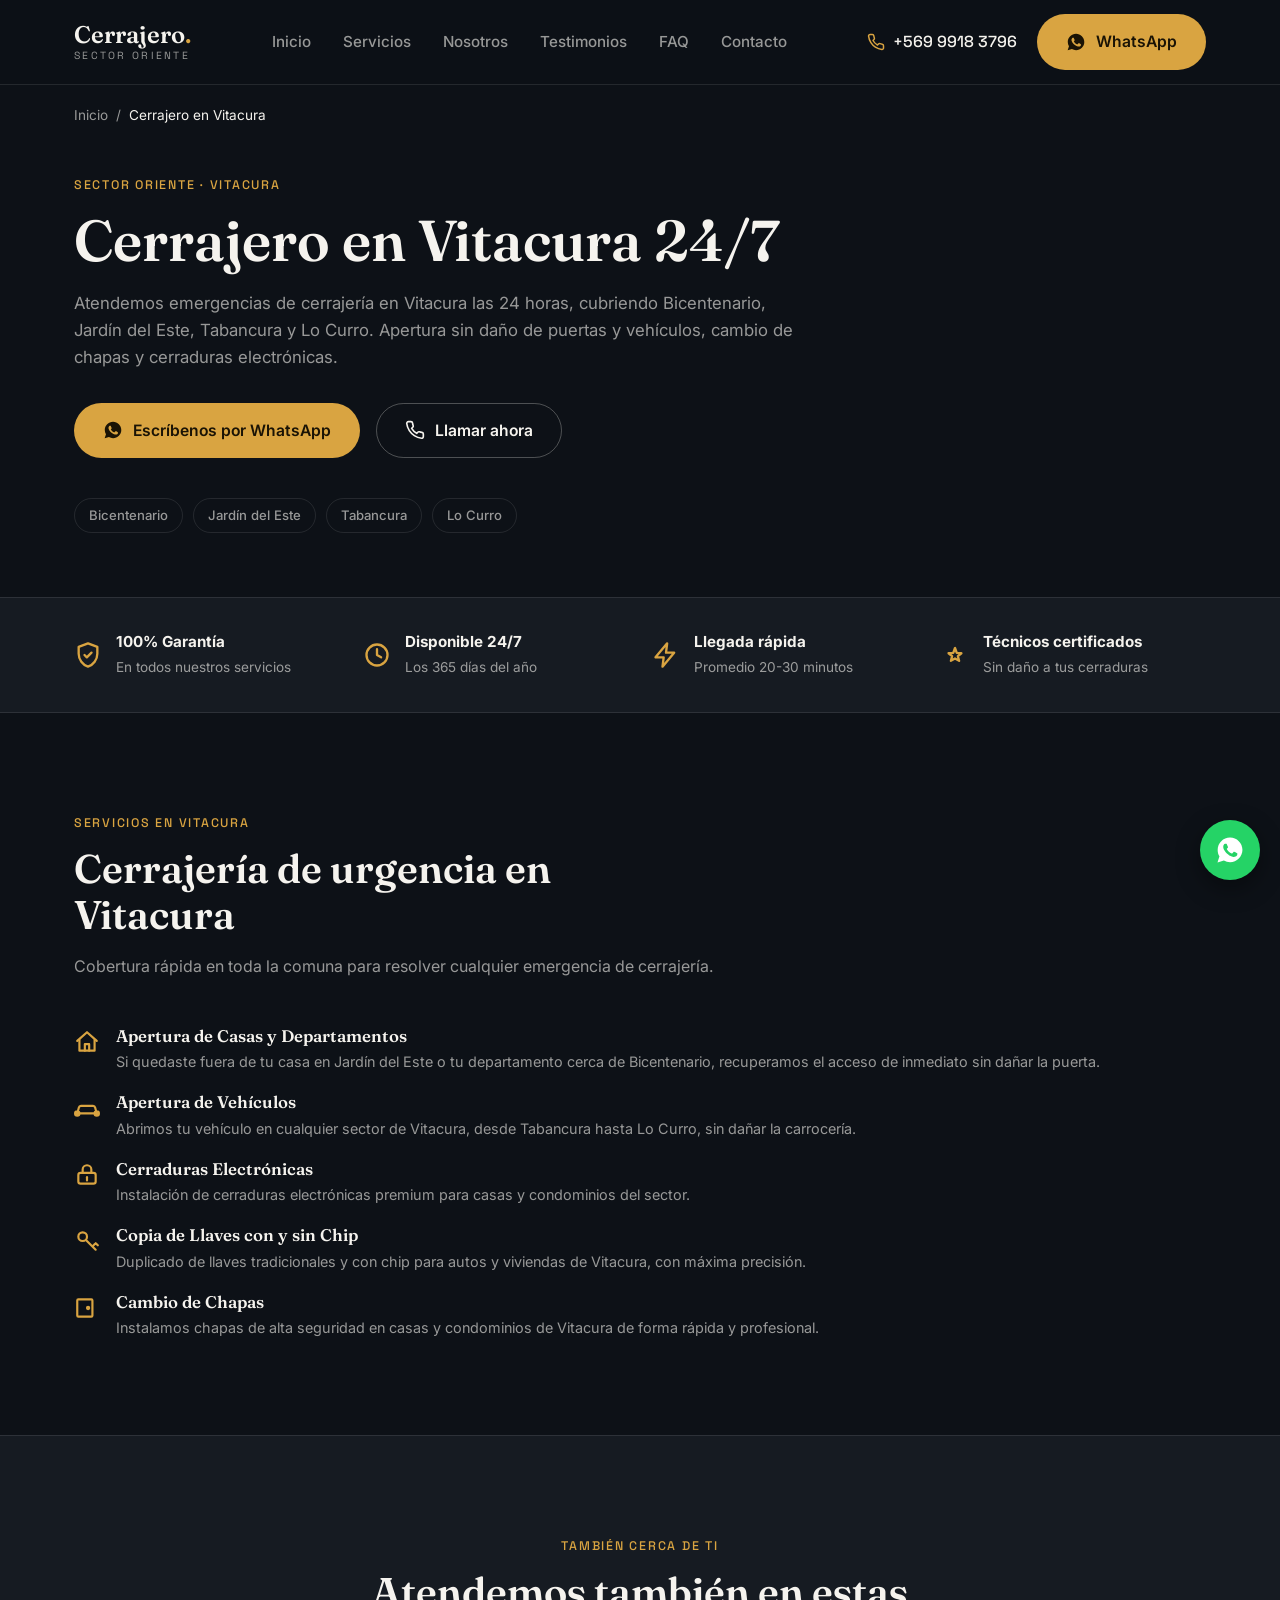
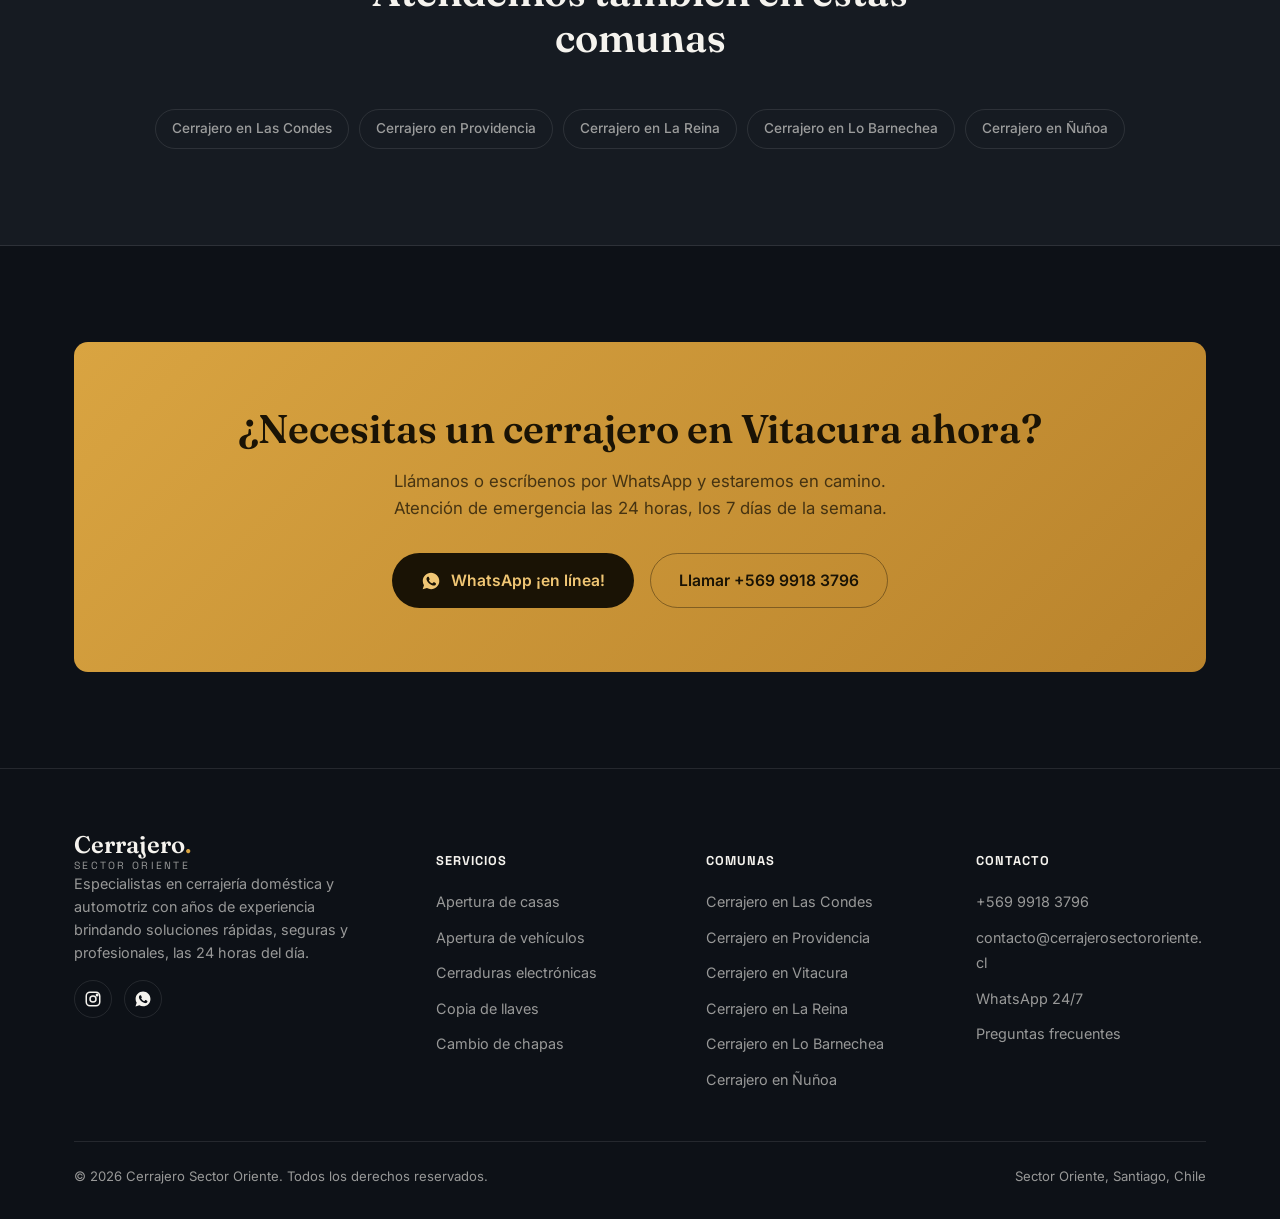
<file: cerrajero-vitacura/index.html>
<!doctype html>
<html lang="es-CL">
<head>
<meta charset="UTF-8" />
<meta name="viewport" content="width=device-width, initial-scale=1" />
<title>Cerrajero en Vitacura 24/7 | Cerrajero Sector Oriente</title>
<meta name="description" content="Cerrajero de urgencia 24/7 en Vitacura: apertura de casas y autos, cambio de chapas y cerraduras electrónicas. Escríbenos por WhatsApp, llegamos rápido." />
<link rel="canonical" href="https://www.cerrajerosectororiente.cl/cerrajero-vitacura/" />

<meta property="og:type" content="website" />
<meta property="og:locale" content="es_CL" />
<meta property="og:site_name" content="Cerrajero Sector Oriente" />
<meta property="og:title" content="Cerrajero en Vitacura 24/7" />
<meta property="og:description" content="Apertura de casas y autos, cambio de chapas y cerraduras electrónicas en Vitacura. Atención de urgencia las 24 horas." />
<meta property="og:url" content="https://www.cerrajerosectororiente.cl/cerrajero-vitacura/" />
<meta property="og:image" content="https://www.cerrajerosectororiente.cl/img/hero-poster.jpg" />

<meta name="twitter:card" content="summary_large_image" />
<meta name="twitter:title" content="Cerrajero en Vitacura 24/7" />
<meta name="twitter:description" content="Apertura de casas y autos, cambio de chapas y cerraduras electrónicas en Vitacura. Atención de urgencia las 24 horas." />
<meta name="twitter:image" content="https://www.cerrajerosectororiente.cl/img/hero-poster.jpg" />

<link rel="icon" href="data:image/svg+xml,%3Csvg xmlns='http://www.w3.org/2000/svg' viewBox='0 0 32 32'%3E%3Ccircle cx='16' cy='16' r='16' fill='%230d1117'/%3E%3Cpath d='M13 10a4 4 0 1 1 3.2 6.4L21 21.2l-1.6 1.6-1-.9-1.3 1.3-1.6-1.6 1.3-1.3-1-.9-1.3 1.3L13 19.1l1.3-1.3-1-1A4 4 0 0 1 13 10Zm2.5 1.5a1.5 1.5 0 1 0 0 3 1.5 1.5 0 0 0 0-3Z' fill='%23d9a441'/%3E%3C/svg%3E" />

<link rel="preconnect" href="https://fonts.googleapis.com">
<link rel="preconnect" href="https://fonts.gstatic.com" crossorigin>
<link href="https://fonts.googleapis.com/css2?family=Fraunces:ital,wght@0,400;0,600;1,400&family=Inter:wght@400;500;600&family=Space+Grotesk:wght@500;700&display=swap" rel="stylesheet">

<link rel="stylesheet" href="/style.css" />

<script type="application/ld+json">
{
  "@context": "https://schema.org",
  "@type": "Service",
  "name": "Cerrajero en Vitacura",
  "description": "Servicio de cerrajería de urgencia 24/7 en Vitacura: apertura de casas, departamentos y vehículos, cambio de chapas y cerraduras electrónicas.",
  "serviceType": "Cerrajería de urgencia",
  "provider": { "@type": "Locksmith", "@id": "https://www.cerrajerosectororiente.cl/#negocio", "name": "Cerrajero Sector Oriente", "telephone": "+56999183796", "url": "https://www.cerrajerosectororiente.cl/" },
  "areaServed": { "@type": "City", "name": "Vitacura" },
  "url": "https://www.cerrajerosectororiente.cl/cerrajero-vitacura/",
  "availableLanguage": "es"
}
</script>
<script type="application/ld+json">
{
  "@context": "https://schema.org",
  "@type": "BreadcrumbList",
  "itemListElement": [
    { "@type": "ListItem", "position": 1, "name": "Inicio", "item": "https://www.cerrajerosectororiente.cl/" },
    { "@type": "ListItem", "position": 2, "name": "Cerrajero en Vitacura", "item": "https://www.cerrajerosectororiente.cl/cerrajero-vitacura/" }
  ]
}
</script>
</head>
<body>

<a class="skip-link screen-reader-text" href="#main">Ir al contenido</a>

<header class="site-header">
  <div class="container">
    <a href="/" class="logo" aria-label="Cerrajero Sector Oriente, inicio">
      <strong>Cerrajero<span>.</span></strong>
      <small>SECTOR ORIENTE</small>
    </a>

    <nav class="nav-links" aria-label="Navegación principal">
      <a href="/#inicio">Inicio</a>
      <a href="/#servicios">Servicios</a>
      <a href="/#nosotros">Nosotros</a>
      <a href="/#testimonios">Testimonios</a>
      <a href="/#faq">FAQ</a>
      <a href="/#contacto">Contacto</a>
      <div class="nav-cta-mobile">
        <a class="btn btn-outline" href="tel:+56999183796"><svg viewBox="0 0 24 24" fill="none" stroke="currentColor" stroke-width="2" stroke-linecap="round" stroke-linejoin="round"><path d="M22 16.9v3a2 2 0 0 1-2.2 2 19.8 19.8 0 0 1-8.6-3.1 19.5 19.5 0 0 1-6-6 19.8 19.8 0 0 1-3.1-8.6A2 2 0 0 1 4.1 2h3a2 2 0 0 1 2 1.7c.1 1 .3 2 .7 2.9a2 2 0 0 1-.5 2.1L8 10a16 16 0 0 0 6 6l1.3-1.3a2 2 0 0 1 2.1-.5c.9.4 1.9.6 2.9.7a2 2 0 0 1 1.7 2Z"/></svg> +569 9918 3796</a>
        <a class="btn btn-primary" href="https://wa.link/hei0ib" target="_blank" rel="noopener"><svg viewBox="0 0 24 24" fill="currentColor"><path d="M12.04 2C6.58 2 2.13 6.45 2.13 11.91c0 1.87.5 3.62 1.44 5.16L2 22l5.09-1.53a9.87 9.87 0 0 0 4.95 1.33h.01c5.46 0 9.91-4.45 9.91-9.91C21.96 6.45 17.5 2 12.04 2Zm5.8 14.07c-.24.68-1.39 1.32-1.92 1.4-.49.08-1.1.11-1.78-.11-.41-.13-.93-.3-1.6-.6-2.82-1.22-4.66-4.05-4.8-4.24-.14-.19-1.15-1.53-1.15-2.91 0-1.39.72-2.07.98-2.35.26-.28.56-.35.75-.35h.53c.17 0 .4-.03.62.48.24.55.8 1.91.87 2.05.07.14.11.3.02.49-.09.19-.14.3-.28.46-.14.16-.29.36-.41.48-.14.14-.28.29-.12.57.16.28.72 1.19 1.55 1.93 1.07.95 1.97 1.25 2.25 1.39.28.14.44.12.6-.07.16-.19.69-.8.87-1.08.19-.28.37-.23.62-.14.26.09 1.63.77 1.91.91.28.14.46.21.53.33.07.12.07.68-.17 1.36Z"/></svg> WhatsApp</a>
      </div>
    </nav>

    <div class="header-actions">
      <a class="header-phone" href="tel:+56999183796" aria-label="Llamar al +569 9918 3796">
        <svg viewBox="0 0 24 24" fill="none" stroke="currentColor" stroke-width="2" stroke-linecap="round" stroke-linejoin="round"><path d="M22 16.9v3a2 2 0 0 1-2.2 2 19.8 19.8 0 0 1-8.6-3.1 19.5 19.5 0 0 1-6-6 19.8 19.8 0 0 1-3.1-8.6A2 2 0 0 1 4.1 2h3a2 2 0 0 1 2 1.7c.1 1 .3 2 .7 2.9a2 2 0 0 1-.5 2.1L8 10a16 16 0 0 0 6 6l1.3-1.3a2 2 0 0 1 2.1-.5c.9.4 1.9.6 2.9.7a2 2 0 0 1 1.7 2Z"/></svg>
        +569 9918 3796
      </a>
      <a class="btn btn-primary" href="https://wa.link/hei0ib" target="_blank" rel="noopener">
        <svg viewBox="0 0 24 24" fill="currentColor"><path d="M12.04 2C6.58 2 2.13 6.45 2.13 11.91c0 1.87.5 3.62 1.44 5.16L2 22l5.09-1.53a9.87 9.87 0 0 0 4.95 1.33h.01c5.46 0 9.91-4.45 9.91-9.91C21.96 6.45 17.5 2 12.04 2Zm5.8 14.07c-.24.68-1.39 1.32-1.92 1.4-.49.08-1.1.11-1.78-.11-.41-.13-.93-.3-1.6-.6-2.82-1.22-4.66-4.05-4.8-4.24-.14-.19-1.15-1.53-1.15-2.91 0-1.39.72-2.07.98-2.35.26-.28.56-.35.75-.35h.53c.17 0 .4-.03.62.48.24.55.8 1.91.87 2.05.07.14.11.3.02.49-.09.19-.14.3-.28.46-.14.16-.29.36-.41.48-.14.14-.28.29-.12.57.16.28.72 1.19 1.55 1.93 1.07.95 1.97 1.25 2.25 1.39.28.14.44.12.6-.07.16-.19.69-.8.87-1.08.19-.28.37-.23.62-.14.26.09 1.63.77 1.91.91.28.14.46.21.53.33.07.12.07.68-.17 1.36Z"/></svg>
        WhatsApp
      </a>
    </div>

    <button class="nav-toggle" type="button" aria-label="Abrir menú" aria-expanded="false">
      <svg viewBox="0 0 24 24" fill="none" stroke="currentColor" stroke-width="2" stroke-linecap="round" stroke-linejoin="round"><line x1="3" y1="6" x2="21" y2="6"/><line x1="3" y1="12" x2="21" y2="12"/><line x1="3" y1="18" x2="21" y2="18"/></svg>
    </button>
  </div>
</header>

<main id="main">

  <div class="container">
    <nav class="breadcrumb" aria-label="Ruta de navegación">
      <a href="/">Inicio</a>
      <span aria-hidden="true">/</span>
      <span aria-current="page">Cerrajero en Vitacura</span>
    </nav>
  </div>

  <!-- HERO -->
  <section class="page-hero" id="inicio">
    <div class="container">
      <div class="page-hero__intro reveal">
        <span class="eyebrow">Sector Oriente · Vitacura</span>
        <h1>Cerrajero en Vitacura 24/7</h1>
        <p class="lead">Atendemos emergencias de cerrajería en Vitacura las 24 horas, cubriendo Bicentenario, Jardín del Este, Tabancura y Lo Curro. Apertura sin daño de puertas y vehículos, cambio de chapas y cerraduras electrónicas.</p>
        <div class="hero__actions">
          <a class="btn btn-primary" href="https://wa.me/56999183796?text=Hola,%20necesito%20un%20cerrajero%20en%20Vitacura" target="_blank" rel="noopener">
            <svg viewBox="0 0 24 24" fill="currentColor"><path d="M12.04 2C6.58 2 2.13 6.45 2.13 11.91c0 1.87.5 3.62 1.44 5.16L2 22l5.09-1.53a9.87 9.87 0 0 0 4.95 1.33h.01c5.46 0 9.91-4.45 9.91-9.91C21.96 6.45 17.5 2 12.04 2Zm5.8 14.07c-.24.68-1.39 1.32-1.92 1.4-.49.08-1.1.11-1.78-.11-.41-.13-.93-.3-1.6-.6-2.82-1.22-4.66-4.05-4.8-4.24-.14-.19-1.15-1.53-1.15-2.91 0-1.39.72-2.07.98-2.35.26-.28.56-.35.75-.35h.53c.17 0 .4-.03.62.48.24.55.8 1.91.87 2.05.07.14.11.3.02.49-.09.19-.14.3-.28.46-.14.16-.29.36-.41.48-.14.14-.28.29-.12.57.16.28.72 1.19 1.55 1.93 1.07.95 1.97 1.25 2.25 1.39.28.14.44.12.6-.07.16-.19.69-.8.87-1.08.19-.28.37-.23.62-.14.26.09 1.63.77 1.91.91.28.14.46.21.53.33.07.12.07.68-.17 1.36Z"/></svg>
            Escríbenos por WhatsApp
          </a>
          <a class="btn btn-outline" href="tel:+56999183796">
            <svg viewBox="0 0 24 24" fill="none" stroke="currentColor" stroke-width="2" stroke-linecap="round" stroke-linejoin="round"><path d="M22 16.9v3a2 2 0 0 1-2.2 2 19.8 19.8 0 0 1-8.6-3.1 19.5 19.5 0 0 1-6-6 19.8 19.8 0 0 1-3.1-8.6A2 2 0 0 1 4.1 2h3a2 2 0 0 1 2 1.7c.1 1 .3 2 .7 2.9a2 2 0 0 1-.5 2.1L8 10a16 16 0 0 0 6 6l1.3-1.3a2 2 0 0 1 2.1-.5c.9.4 1.9.6 2.9.7a2 2 0 0 1 1.7 2Z"/></svg>
            Llamar ahora
          </a>
        </div>
        <div class="subsector-list">
          <span>Bicentenario</span>
          <span>Jardín del Este</span>
          <span>Tabancura</span>
          <span>Lo Curro</span>
        </div>
      </div>
    </div>
  </section>

  <!-- TRUST STRIP -->
  <div class="trust-strip">
    <div class="container">
      <div class="trust-item">
        <svg viewBox="0 0 24 24" fill="none" stroke="currentColor" stroke-width="2" stroke-linecap="round" stroke-linejoin="round"><path d="M12 2 4 5v6c0 5 3.4 9.4 8 11 4.6-1.6 8-6 8-11V5l-8-3Z"/><path d="m9 12 2 2 4-4"/></svg>
        <div><strong>100% Garantía</strong><span>En todos nuestros servicios</span></div>
      </div>
      <div class="trust-item">
        <svg viewBox="0 0 24 24" fill="none" stroke="currentColor" stroke-width="2" stroke-linecap="round" stroke-linejoin="round"><circle cx="12" cy="12" r="9"/><path d="M12 7v5l3.5 2"/></svg>
        <div><strong>Disponible 24/7</strong><span>Los 365 días del año</span></div>
      </div>
      <div class="trust-item">
        <svg viewBox="0 0 24 24" fill="none" stroke="currentColor" stroke-width="2" stroke-linecap="round" stroke-linejoin="round"><path d="M13 2 3 14h7l-1 8 10-12h-7l1-8Z"/></svg>
        <div><strong>Llegada rápida</strong><span>Promedio 20-30 minutos</span></div>
      </div>
      <div class="trust-item">
        <svg viewBox="0 0 24 24" fill="none" stroke="currentColor" stroke-width="2" stroke-linecap="round" stroke-linejoin="round"><path d="m12 15 3.5 2-1-4 3-2.5-4-.3L12 6l-1.5 4.2-4 .3 3 2.5-1 4Z"/></svg>
        <div><strong>Técnicos certificados</strong><span>Sin daño a tus cerraduras</span></div>
      </div>
    </div>
  </div>

  <!-- SERVICIOS -->
  <section class="section" id="servicios">
    <div class="container">
      <div class="section-head">
        <span class="eyebrow">Servicios en Vitacura</span>
        <h2>Cerrajería de urgencia en Vitacura</h2>
        <p>Cobertura rápida en toda la comuna para resolver cualquier emergencia de cerrajería.</p>
      </div>

      <div class="why-list reveal">
        <div class="why-item">
          <svg viewBox="0 0 24 24" fill="none" stroke="currentColor" stroke-width="2" stroke-linecap="round" stroke-linejoin="round"><path d="M3 11 12 3l9 8"/><path d="M5 10v10h14V10"/><path d="M10 20v-6h4v6"/></svg>
          <div><h3>Apertura de Casas y Departamentos</h3><p>Si quedaste fuera de tu casa en Jardín del Este o tu departamento cerca de Bicentenario, recuperamos el acceso de inmediato sin dañar la puerta.</p></div>
        </div>
        <div class="why-item">
          <svg viewBox="0 0 24 24" fill="none" stroke="currentColor" stroke-width="2" stroke-linecap="round" stroke-linejoin="round"><path d="M5 17h14M5 17a2 2 0 1 1-4 0 2 2 0 0 1 4 0Zm14 0a2 2 0 1 0 4 0 2 2 0 0 0-4 0ZM3 17l1.5-5.5A2 2 0 0 1 6.4 10h11.2a2 2 0 0 1 1.9 1.5L21 17"/></svg>
          <div><h3>Apertura de Vehículos</h3><p>Abrimos tu vehículo en cualquier sector de Vitacura, desde Tabancura hasta Lo Curro, sin dañar la carrocería.</p></div>
        </div>
        <div class="why-item">
          <svg viewBox="0 0 24 24" fill="none" stroke="currentColor" stroke-width="2" stroke-linecap="round" stroke-linejoin="round"><rect x="4" y="10" width="16" height="10" rx="2"/><path d="M8 10V7a4 4 0 0 1 8 0v3"/><path d="M12 14v3"/></svg>
          <div><h3>Cerraduras Electrónicas</h3><p>Instalación de cerraduras electrónicas premium para casas y condominios del sector.</p></div>
        </div>
        <div class="why-item">
          <svg viewBox="0 0 24 24" fill="none" stroke="currentColor" stroke-width="2" stroke-linecap="round" stroke-linejoin="round"><circle cx="8" cy="8" r="4"/><path d="m11 11 9 9M17 17l2-2M20 14l2 2"/></svg>
          <div><h3>Copia de Llaves con y sin Chip</h3><p>Duplicado de llaves tradicionales y con chip para autos y viviendas de Vitacura, con máxima precisión.</p></div>
        </div>
        <div class="why-item">
          <svg viewBox="0 0 24 24" fill="none" stroke="currentColor" stroke-width="2" stroke-linecap="round" stroke-linejoin="round"><rect x="3" y="4" width="14" height="16" rx="1"/><circle cx="13" cy="12" r="1"/></svg>
          <div><h3>Cambio de Chapas</h3><p>Instalamos chapas de alta seguridad en casas y condominios de Vitacura de forma rápida y profesional.</p></div>
        </div>
      </div>
    </div>
  </section>

  <!-- OTRAS COMUNAS -->
  <section class="section" style="background:var(--bg-card); border-top:1px solid var(--border); border-bottom:1px solid var(--border);">
    <div class="container">
      <div class="section-head center">
        <span class="eyebrow">También cerca de ti</span>
        <h2>Atendemos también en estas comunas</h2>
      </div>
      <div class="sibling-communes reveal" style="justify-content:center;">
        <a href="/cerrajero-las-condes/">Cerrajero en Las Condes</a>
        <a href="/cerrajero-providencia/">Cerrajero en Providencia</a>
        <a href="/cerrajero-la-reina/">Cerrajero en La Reina</a>
        <a href="/cerrajero-lo-barnechea/">Cerrajero en Lo Barnechea</a>
        <a href="/cerrajero-nunoa/">Cerrajero en Ñuñoa</a>
      </div>
    </div>
  </section>

  <!-- CTA FINAL -->
  <section class="section">
    <div class="container">
      <div class="final-cta reveal">
        <h2>¿Necesitas un cerrajero en Vitacura ahora?</h2>
        <p>Llámanos o escríbenos por WhatsApp y estaremos en camino. Atención de emergencia las 24 horas, los 7 días de la semana.</p>
        <div class="final-cta__actions">
          <a class="btn btn-primary" href="https://wa.me/56999183796?text=Hola,%20necesito%20un%20cerrajero%20en%20Vitacura" target="_blank" rel="noopener">
            <svg viewBox="0 0 24 24" fill="currentColor"><path d="M12.04 2C6.58 2 2.13 6.45 2.13 11.91c0 1.87.5 3.62 1.44 5.16L2 22l5.09-1.53a9.87 9.87 0 0 0 4.95 1.33h.01c5.46 0 9.91-4.45 9.91-9.91C21.96 6.45 17.5 2 12.04 2Zm5.8 14.07c-.24.68-1.39 1.32-1.92 1.4-.49.08-1.1.11-1.78-.11-.41-.13-.93-.3-1.6-.6-2.82-1.22-4.66-4.05-4.8-4.24-.14-.19-1.15-1.53-1.15-2.91 0-1.39.72-2.07.98-2.35.26-.28.56-.35.75-.35h.53c.17 0 .4-.03.62.48.24.55.8 1.91.87 2.05.07.14.11.3.02.49-.09.19-.14.3-.28.46-.14.16-.29.36-.41.48-.14.14-.28.29-.12.57.16.28.72 1.19 1.55 1.93 1.07.95 1.97 1.25 2.25 1.39.28.14.44.12.6-.07.16-.19.69-.8.87-1.08.19-.28.37-.23.62-.14.26.09 1.63.77 1.91.91.28.14.46.21.53.33.07.12.07.68-.17 1.36Z"/></svg>
            WhatsApp ¡en línea!
          </a>
          <a class="btn btn-outline" href="tel:+56999183796">Llamar +569 9918 3796</a>
        </div>
      </div>
    </div>
  </section>

</main>

<footer class="site-footer">
  <div class="container">
    <div class="footer-grid">
      <div class="footer-brand">
        <a href="/" class="logo" aria-label="Cerrajero Sector Oriente, inicio">
          <strong>Cerrajero<span>.</span></strong>
          <small>SECTOR ORIENTE</small>
        </a>
        <p>Especialistas en cerrajería doméstica y automotriz con años de experiencia brindando soluciones rápidas, seguras y profesionales, las 24 horas del día.</p>
        <div class="footer-social">
          <a href="https://www.instagram.com/cerrajerosectororiente" target="_blank" rel="noopener" aria-label="Instagram de Cerrajero Sector Oriente">
            <svg viewBox="0 0 24 24" fill="none" stroke="currentColor" stroke-width="2" stroke-linecap="round" stroke-linejoin="round"><rect x="3" y="3" width="18" height="18" rx="5"/><circle cx="12" cy="12" r="4"/><circle cx="17.5" cy="6.5" r="1"/></svg>
          </a>
          <a href="https://wa.link/hei0ib" target="_blank" rel="noopener" aria-label="WhatsApp de Cerrajero Sector Oriente">
            <svg viewBox="0 0 24 24" fill="currentColor"><path d="M12.04 2C6.58 2 2.13 6.45 2.13 11.91c0 1.87.5 3.62 1.44 5.16L2 22l5.09-1.53a9.87 9.87 0 0 0 4.95 1.33h.01c5.46 0 9.91-4.45 9.91-9.91C21.96 6.45 17.5 2 12.04 2Zm5.8 14.07c-.24.68-1.39 1.32-1.92 1.4-.49.08-1.1.11-1.78-.11-.41-.13-.93-.3-1.6-.6-2.82-1.22-4.66-4.05-4.8-4.24-.14-.19-1.15-1.53-1.15-2.91 0-1.39.72-2.07.98-2.35.26-.28.56-.35.75-.35h.53c.17 0 .4-.03.62.48.24.55.8 1.91.87 2.05.07.14.11.3.02.49-.09.19-.14.3-.28.46-.14.16-.29.36-.41.48-.14.14-.28.29-.12.57.16.28.72 1.19 1.55 1.93 1.07.95 1.97 1.25 2.25 1.39.28.14.44.12.6-.07.16-.19.69-.8.87-1.08.19-.28.37-.23.62-.14.26.09 1.63.77 1.91.91.28.14.46.21.53.33.07.12.07.68-.17 1.36Z"/></svg>
          </a>
        </div>
      </div>

      <div class="footer-col">
        <h4>Servicios</h4>
        <ul>
          <li><a href="/#servicios">Apertura de casas</a></li>
          <li><a href="/#servicios">Apertura de vehículos</a></li>
          <li><a href="/#servicios">Cerraduras electrónicas</a></li>
          <li><a href="/#servicios">Copia de llaves</a></li>
          <li><a href="/#servicios">Cambio de chapas</a></li>
        </ul>
      </div>

      <div class="footer-col">
        <h4>Comunas</h4>
        <ul>
          <li><a href="/cerrajero-las-condes/">Cerrajero en Las Condes</a></li>
          <li><a href="/cerrajero-providencia/">Cerrajero en Providencia</a></li>
          <li><a href="/cerrajero-vitacura/">Cerrajero en Vitacura</a></li>
          <li><a href="/cerrajero-la-reina/">Cerrajero en La Reina</a></li>
          <li><a href="/cerrajero-lo-barnechea/">Cerrajero en Lo Barnechea</a></li>
          <li><a href="/cerrajero-nunoa/">Cerrajero en Ñuñoa</a></li>
        </ul>
      </div>

      <div class="footer-col">
        <h4>Contacto</h4>
        <ul>
          <li><a href="tel:+56999183796">+569 9918 3796</a></li>
          <li><a href="mailto:contacto@cerrajerosectororiente.cl">contacto@cerrajerosectororiente.cl</a></li>
          <li><a href="https://wa.link/hei0ib" target="_blank" rel="noopener">WhatsApp 24/7</a></li>
          <li><a href="/#faq">Preguntas frecuentes</a></li>
        </ul>
      </div>
    </div>

    <div class="footer-bottom">
      <span>© <span id="current-year">2026</span> Cerrajero Sector Oriente. Todos los derechos reservados.</span>
      <span>Sector Oriente, Santiago, Chile</span>
    </div>
  </div>
</footer>

<a class="whatsapp-float" href="https://wa.me/56999183796?text=Hola,%20necesito%20un%20cerrajero%20en%20Vitacura" target="_blank" rel="noopener" aria-label="Escríbenos por WhatsApp">
  <svg viewBox="0 0 24 24" fill="currentColor"><path d="M12.04 2C6.58 2 2.13 6.45 2.13 11.91c0 1.87.5 3.62 1.44 5.16L2 22l5.09-1.53a9.87 9.87 0 0 0 4.95 1.33h.01c5.46 0 9.91-4.45 9.91-9.91C21.96 6.45 17.5 2 12.04 2Zm5.8 14.07c-.24.68-1.39 1.32-1.92 1.4-.49.08-1.1.11-1.78-.11-.41-.13-.93-.3-1.6-.6-2.82-1.22-4.66-4.05-4.8-4.24-.14-.19-1.15-1.53-1.15-2.91 0-1.39.72-2.07.98-2.35.26-.28.56-.35.75-.35h.53c.17 0 .4-.03.62.48.24.55.8 1.91.87 2.05.07.14.11.3.02.49-.09.19-.14.3-.28.46-.14.16-.29.36-.41.48-.14.14-.28.29-.12.57.16.28.72 1.19 1.55 1.93 1.07.95 1.97 1.25 2.25 1.39.28.14.44.12.6-.07.16-.19.69-.8.87-1.08.19-.28.37-.23.62-.14.26.09 1.63.77 1.91.91.28.14.46.21.53.33.07.12.07.68-.17 1.36Z"/></svg>
</a>

<script src="/script.js"></script>
</body>
</html>
</file>
<file: style.css>
/* ==========================================================================
   Cerrajero Sector Oriente — Design system
   Fraunces (titulares) · Inter (cuerpo/UI) · Space Grotesk (datos/números)
   ========================================================================== */

:root {
  --bg: #0d1117;
  --bg-card: #161b22;
  --text: #f5f3ee;
  --text-muted: rgba(245, 243, 238, 0.6);
  --accent: #d9a441;
  --accent-hover: #f0c674;
  --border: rgba(245, 243, 238, 0.1);

  --font-display: "Fraunces", serif;
  --font-body: "Inter", sans-serif;
  --font-data: "Space Grotesk", sans-serif;

  --container: 1180px;
  --radius: 14px;
  --radius-sm: 8px;
}

* {
  box-sizing: border-box;
}

html {
  scroll-behavior: smooth;
  scroll-padding-top: 84px;
  overflow-x: hidden;
}

body {
  margin: 0;
  background: var(--bg);
  color: var(--text);
  font-family: var(--font-body);
  font-size: 16px;
  line-height: 1.6;
  -webkit-font-smoothing: antialiased;
  overflow-x: hidden;
}

img {
  max-width: 100%;
  display: block;
}

a {
  color: inherit;
  text-decoration: none;
}

.skip-link {
  position: absolute;
  top: -100%;
  left: 16px;
  z-index: 1000;
  background: var(--accent);
  color: #1a1305;
  font-weight: 600;
  font-size: 0.9rem;
  padding: 10px 18px;
  border-radius: var(--radius-sm);
  transition: top 0.15s ease;
}

.skip-link:focus {
  top: 16px;
}

ul {
  margin: 0;
  padding: 0;
  list-style: none;
}

h1,
h2,
h3 {
  font-family: var(--font-display);
  font-weight: 600;
  line-height: 1.15;
  margin: 0 0 16px;
}

h1 {
  font-size: clamp(2.2rem, 5vw, 3.6rem);
}

h2 {
  font-size: clamp(1.7rem, 3.4vw, 2.5rem);
}

h3 {
  font-size: 1.25rem;
}

p {
  margin: 0 0 16px;
}

.container {
  width: 100%;
  max-width: var(--container);
  margin: 0 auto;
  padding: 0 24px;
}

.eyebrow {
  display: inline-block;
  font-family: var(--font-data);
  font-weight: 500;
  letter-spacing: 0.14em;
  text-transform: uppercase;
  font-size: 0.78rem;
  color: var(--accent);
  margin-bottom: 12px;
}

.section {
  padding: 96px 0;
}

.section-head {
  max-width: 640px;
  margin: 0 0 48px;
}

.section-head p {
  color: var(--text-muted);
}

.section-head.center {
  margin-left: auto;
  margin-right: auto;
  text-align: center;
}

/* ==========================================================================
   Botones
   ========================================================================== */

.btn {
  display: inline-flex;
  align-items: center;
  justify-content: center;
  gap: 10px;
  font-family: var(--font-body);
  font-weight: 600;
  font-size: 0.98rem;
  padding: 14px 28px;
  border-radius: 999px;
  border: 1px solid transparent;
  cursor: pointer;
  transition: transform 0.15s ease, background 0.15s ease, border-color 0.15s ease, color 0.15s ease;
  white-space: nowrap;
}

.btn svg {
  width: 20px;
  height: 20px;
  flex-shrink: 0;
}

.btn-primary {
  background: var(--accent);
  color: #1a1305;
}

.btn-primary:hover {
  background: var(--accent-hover);
  transform: translateY(-2px);
}

.btn-outline {
  background: transparent;
  border-color: rgba(245, 243, 238, 0.28);
  color: var(--text);
}

.btn-outline:hover {
  border-color: var(--accent);
  color: var(--accent-hover);
  transform: translateY(-2px);
}

.btn-block {
  width: 100%;
}

/* ==========================================================================
   Header
   ========================================================================== */

.site-header {
  position: sticky;
  top: 0;
  z-index: 100;
  background: rgba(13, 17, 23, 0.85);
  backdrop-filter: blur(10px);
  border-bottom: 1px solid var(--border);
}

.site-header .container {
  display: flex;
  align-items: center;
  justify-content: space-between;
  gap: 24px;
  height: 84px;
}

.logo {
  display: flex;
  flex-direction: column;
  line-height: 1;
}

.logo strong {
  font-family: var(--font-display);
  font-size: 1.5rem;
  font-weight: 600;
  color: var(--text);
}

.logo strong span {
  color: var(--accent);
}

.logo small {
  font-family: var(--font-data);
  font-size: 0.65rem;
  letter-spacing: 0.22em;
  color: var(--text-muted);
  margin-top: 4px;
}

.nav-links {
  display: flex;
  align-items: center;
  gap: 32px;
}

.nav-links a {
  font-size: 0.95rem;
  font-weight: 500;
  color: var(--text-muted);
  transition: color 0.15s ease;
}

.nav-links a:hover {
  color: var(--text);
}

.nav-cta-mobile {
  display: none;
}

.header-actions {
  display: flex;
  align-items: center;
  gap: 20px;
}

.header-phone {
  display: flex;
  align-items: center;
  gap: 8px;
  font-family: var(--font-data);
  font-weight: 500;
  color: var(--text);
}

.header-phone svg {
  width: 18px;
  height: 18px;
  color: var(--accent);
}

.nav-toggle {
  display: none;
  background: none;
  border: none;
  color: var(--text);
  cursor: pointer;
  padding: 8px;
}

.nav-toggle svg {
  width: 26px;
  height: 26px;
}

/* ==========================================================================
   Hero
   ========================================================================== */

.hero {
  position: relative;
  padding: 120px 0 90px;
  overflow: hidden;
}

.hero__media {
  position: absolute;
  inset: 0;
  z-index: 0;
  overflow: hidden;
  background-size: cover;
  background-position: center;
}

.hero__bg-video {
  width: 100%;
  height: 100%;
  object-fit: cover;
  display: block;
}

.hero__overlay {
  position: absolute;
  inset: 0;
  background: linear-gradient(180deg, rgba(13, 17, 23, 0.35) 0%, rgba(13, 17, 23, 0.55) 60%, var(--bg) 100%),
    linear-gradient(90deg, rgba(13, 17, 23, 0.6) 0%, rgba(13, 17, 23, 0.1) 60%);
}

@media (prefers-reduced-motion: reduce) {
  .hero__bg-video {
    display: none;
  }
}

.hero .container {
  position: relative;
  z-index: 1;
}

.hero__content {
  max-width: 680px;
}

.status-pill {
  display: inline-flex;
  align-items: center;
  gap: 10px;
  background: rgba(217, 164, 65, 0.1);
  border: 1px solid rgba(217, 164, 65, 0.35);
  border-radius: 999px;
  padding: 8px 16px;
  font-family: var(--font-data);
  font-size: 0.82rem;
  font-weight: 500;
  letter-spacing: 0.04em;
  color: var(--accent-hover);
  margin-bottom: 24px;
}

.status-dot {
  width: 8px;
  height: 8px;
  border-radius: 50%;
  background: #3ecf6e;
  box-shadow: 0 0 0 rgba(62, 207, 110, 0.6);
  animation: pulse-dot 2s infinite;
}

@keyframes pulse-dot {
  0% {
    box-shadow: 0 0 0 0 rgba(62, 207, 110, 0.6);
  }
  70% {
    box-shadow: 0 0 0 8px rgba(62, 207, 110, 0);
  }
  100% {
    box-shadow: 0 0 0 0 rgba(62, 207, 110, 0);
  }
}

.hero p.lead {
  font-size: 1.15rem;
  color: var(--text-muted);
  max-width: 560px;
}

.hero__actions {
  display: flex;
  flex-wrap: wrap;
  gap: 16px;
  margin: 32px 0 40px;
}

.commune-chips {
  display: flex;
  flex-wrap: wrap;
  gap: 10px;
}

.commune-chips span {
  font-size: 0.82rem;
  font-weight: 500;
  color: var(--text-muted);
  border: 1px solid var(--border);
  border-radius: 999px;
  padding: 6px 14px;
}

/* ==========================================================================
   Trust badges strip
   ========================================================================== */

.trust-strip {
  border-top: 1px solid var(--border);
  border-bottom: 1px solid var(--border);
  background: var(--bg-card);
}

.trust-strip .container {
  display: grid;
  grid-template-columns: repeat(4, 1fr);
  gap: 24px;
  padding-top: 32px;
  padding-bottom: 32px;
}

.trust-item {
  display: flex;
  align-items: center;
  gap: 14px;
}

.trust-item svg {
  width: 28px;
  height: 28px;
  color: var(--accent);
  flex-shrink: 0;
}

.trust-item strong {
  display: block;
  font-size: 0.95rem;
}

.trust-item span {
  color: var(--text-muted);
  font-size: 0.85rem;
}

/* ==========================================================================
   Servicios
   ========================================================================== */

.services-grid {
  display: grid;
  grid-template-columns: repeat(3, 1fr);
  gap: 24px;
}

.service-card {
  position: relative;
  background: var(--bg-card);
  border: 1px solid var(--border);
  border-radius: var(--radius);
  overflow: hidden;
  display: flex;
  flex-direction: column;
  opacity: 0;
  transform: translateY(24px);
  transition: opacity 0.6s ease, transform 0.6s ease;
}

.service-card.in-view {
  opacity: 1;
  transform: translateY(0);
}

.service-card__media {
  height: 190px;
  position: relative;
  overflow: hidden;
}

.service-card__media img {
  width: 100%;
  height: 100%;
  object-fit: cover;
  display: block;
}

.service-card__media::after {
  content: "";
  position: absolute;
  inset: 0;
  background: linear-gradient(180deg, transparent 40%, rgba(13, 17, 23, 0.9) 100%);
}

.service-card__icon {
  position: absolute;
  top: 168px;
  left: 20px;
  width: 44px;
  height: 44px;
  border-radius: 12px;
  background: var(--accent);
  display: flex;
  align-items: center;
  justify-content: center;
  z-index: 1;
}

.service-card__icon svg {
  width: 22px;
  height: 22px;
  color: #1a1305;
}

.service-card__body {
  padding: 36px 20px 24px;
  display: flex;
  flex-direction: column;
  flex: 1;
}

.service-card__body h3 {
  margin-bottom: 10px;
}

.service-card__body p {
  color: var(--text-muted);
  font-size: 0.92rem;
  flex: 1;
}

.service-card__body a {
  margin-top: 12px;
  font-family: var(--font-data);
  font-weight: 500;
  font-size: 0.85rem;
  color: var(--accent);
  display: inline-flex;
  align-items: center;
  gap: 6px;
}

.service-card__body a:hover {
  color: var(--accent-hover);
}

/* ==========================================================================
   Contadores
   ========================================================================== */

.counters {
  background: linear-gradient(135deg, rgba(217, 164, 65, 0.12), transparent 60%), var(--bg-card);
  border-top: 1px solid var(--border);
  border-bottom: 1px solid var(--border);
}

.counters-grid {
  display: grid;
  grid-template-columns: repeat(4, 1fr);
  gap: 24px;
  text-align: center;
}

.counter-number {
  font-family: var(--font-data);
  font-weight: 700;
  font-size: clamp(2.2rem, 4.5vw, 3rem);
  color: var(--accent);
  display: block;
}

.counter-label {
  color: var(--text-muted);
  font-size: 0.9rem;
  margin-top: 6px;
}

/* ==========================================================================
   Por qué elegirnos / habilidades
   ========================================================================== */

.why-grid {
  display: grid;
  grid-template-columns: 1fr 1fr;
  gap: 64px;
  align-items: center;
}

.why-list {
  display: grid;
  gap: 20px;
}

.why-item {
  display: flex;
  gap: 16px;
  align-items: flex-start;
}

.why-item svg {
  width: 26px;
  height: 26px;
  color: var(--accent);
  flex-shrink: 0;
  margin-top: 2px;
}

.why-item h3 {
  font-size: 1.05rem;
  margin-bottom: 4px;
}

.why-item p {
  color: var(--text-muted);
  font-size: 0.9rem;
  margin-bottom: 0;
}

.skills {
  position: relative;
  overflow: hidden;
  background-color: var(--bg-card);
  border: 1px solid var(--border);
  border-radius: var(--radius);
  padding: 32px;
}

.skills__bg {
  position: absolute;
  inset: 0;
  width: 100%;
  height: 100%;
  object-fit: cover;
  z-index: 0;
}

.skills__overlay {
  position: absolute;
  inset: 0;
  background: linear-gradient(180deg, rgba(13, 17, 23, 0.55) 0%, rgba(13, 17, 23, 0.9) 65%, var(--bg-card) 100%);
  z-index: 0;
}

.skills h3,
.skills > p,
.skills .skill-row {
  position: relative;
  z-index: 1;
}

.skill-row + .skill-row {
  margin-top: 22px;
}

.skill-row__label {
  display: flex;
  justify-content: space-between;
  font-size: 0.9rem;
  margin-bottom: 8px;
}

.skill-row__label span:last-child {
  font-family: var(--font-data);
  color: var(--accent);
}

.skill-track {
  height: 8px;
  border-radius: 999px;
  background: rgba(245, 243, 238, 0.08);
  overflow: hidden;
}

.skill-fill {
  height: 100%;
  width: 0%;
  border-radius: 999px;
  background: linear-gradient(90deg, var(--accent), var(--accent-hover));
  transition: width 1.2s ease;
}

/* ==========================================================================
   Galería
   ========================================================================== */

.gallery-grid {
  display: grid;
  grid-template-columns: 1fr 1fr;
  grid-auto-rows: 200px;
  gap: 16px;
}

.gallery-item {
  border-radius: var(--radius);
  border: 1px solid var(--border);
  overflow: hidden;
}

.gallery-item img {
  width: 100%;
  height: 100%;
  object-fit: cover;
  display: block;
}

.gallery-item--tall {
  grid-column: 2;
  grid-row: 1 / span 2;
}

.gallery-grid .gallery-item:first-child {
  grid-column: 1;
  grid-row: 1;
}

.gallery-grid .gallery-item:nth-child(2) {
  grid-column: 1;
  grid-row: 2;
}

@media (max-width: 720px) {
  .gallery-grid {
    grid-template-columns: 1fr;
    grid-auto-rows: 220px;
  }

  .gallery-item--tall {
    grid-column: 1;
    grid-row: auto;
  }

  .gallery-grid .gallery-item:first-child,
  .gallery-grid .gallery-item:nth-child(2) {
    grid-column: 1;
    grid-row: auto;
  }
}

/* ==========================================================================
   Testimonios
   ========================================================================== */

.testimonials-track {
  display: grid;
  grid-template-columns: repeat(3, 1fr);
  gap: 24px;
}

.testimonial-card {
  background: var(--bg-card);
  border: 1px solid var(--border);
  border-radius: var(--radius);
  padding: 28px;
  display: flex;
  flex-direction: column;
  gap: 18px;
}

.testimonial-card .stars {
  display: flex;
  gap: 3px;
  color: var(--accent);
}

.testimonial-card .stars svg {
  width: 16px;
  height: 16px;
}

.testimonial-card blockquote {
  margin: 0;
  font-family: var(--font-display);
  font-style: italic;
  font-size: 1.05rem;
  color: var(--text);
  flex: 1;
}

.testimonial-author {
  display: flex;
  align-items: center;
  gap: 12px;
}

.testimonial-author img,
.testimonial-avatar {
  width: 46px;
  height: 46px;
  border-radius: 50%;
  object-fit: cover;
  border: 2px solid var(--accent);
  flex-shrink: 0;
}

.testimonial-avatar {
  display: flex;
  align-items: center;
  justify-content: center;
  background: var(--accent);
  color: #1a1305;
  font-family: var(--font-display);
  font-weight: 600;
  font-size: 1.15rem;
}

.testimonial-card:nth-child(6n + 1) .testimonial-avatar { background: #d9a441; border-color: #d9a441; }
.testimonial-card:nth-child(6n + 2) .testimonial-avatar { background: #f0c674; border-color: #f0c674; }
.testimonial-card:nth-child(6n + 3) .testimonial-avatar { background: #c98a4b; border-color: #c98a4b; }
.testimonial-card:nth-child(6n + 4) .testimonial-avatar { background: #e0b563; border-color: #e0b563; }
.testimonial-card:nth-child(6n + 5) .testimonial-avatar { background: #b9832c; border-color: #b9832c; }
.testimonial-card:nth-child(6n + 6) .testimonial-avatar { background: #cc7a3d; border-color: #cc7a3d; }

/* ==========================================================================
   Badge de calificación (testimonios)
   ========================================================================== */

.rating-badge {
  display: inline-flex;
  align-items: center;
  gap: 8px;
  margin-top: 20px;
  background: var(--bg-card);
  border: 1px solid var(--border);
  border-radius: 999px;
  padding: 10px 18px;
}

.rating-badge svg {
  width: 18px;
  height: 18px;
  color: var(--accent);
}

.rating-badge__score {
  font-family: var(--font-data);
  font-weight: 700;
  font-size: 1.05rem;
  color: var(--text);
}

.rating-badge__label {
  color: var(--text-muted);
  font-size: 0.85rem;
}

.testimonial-author strong {
  display: block;
  font-size: 0.92rem;
}

.testimonial-author span {
  color: var(--text-muted);
  font-size: 0.8rem;
}

/* ==========================================================================
   Cobertura
   ========================================================================== */

.coverage-grid {
  display: grid;
  grid-template-columns: repeat(3, 1fr);
  gap: 16px;
}

.coverage-item {
  display: flex;
  align-items: center;
  gap: 14px;
  background: var(--bg-card);
  border: 1px solid var(--border);
  border-radius: var(--radius-sm);
  padding: 18px 20px;
  transition: border-color 0.15s ease, transform 0.15s ease;
}

.coverage-item:hover {
  border-color: var(--accent);
  transform: translateY(-2px);
}

.coverage-item svg {
  width: 20px;
  height: 20px;
  color: var(--accent);
  flex-shrink: 0;
}

.coverage-item strong {
  display: block;
  font-size: 0.95rem;
}

.coverage-item span {
  color: var(--text-muted);
  font-size: 0.78rem;
}

/* ==========================================================================
   CTA final
   ========================================================================== */

.final-cta {
  background: linear-gradient(135deg, #d9a441, #b9832c);
  border-radius: var(--radius);
  padding: 64px 48px;
  text-align: center;
  color: #1a1305;
}

.final-cta h2 {
  color: #1a1305;
}

.final-cta p {
  color: rgba(26, 19, 5, 0.75);
  max-width: 520px;
  margin: 0 auto 32px;
  font-size: 1.05rem;
}

.final-cta__actions {
  display: flex;
  justify-content: center;
  flex-wrap: wrap;
  gap: 16px;
}

.final-cta .btn-primary {
  background: #1a1305;
  color: var(--accent-hover);
}

.final-cta .btn-primary:hover {
  background: #2a2109;
}

.final-cta .btn-outline {
  border-color: rgba(26, 19, 5, 0.4);
  color: #1a1305;
}

.final-cta .btn-outline:hover {
  border-color: #1a1305;
  color: #1a1305;
}

/* ==========================================================================
   Contacto
   ========================================================================== */

.contact-grid {
  display: grid;
  grid-template-columns: 1fr 1fr;
  gap: 48px;
  align-items: start;
}

.contact-list {
  display: grid;
  gap: 18px;
}

.contact-list a,
.contact-list address {
  display: flex;
  align-items: center;
  gap: 16px;
  background: var(--bg-card);
  border: 1px solid var(--border);
  border-radius: var(--radius-sm);
  padding: 18px 20px;
  font-style: normal;
  transition: border-color 0.15s ease;
}

.contact-list a:hover {
  border-color: var(--accent);
}

.contact-list svg {
  width: 22px;
  height: 22px;
  color: var(--accent);
  flex-shrink: 0;
}

.contact-list a > div,
.contact-list address > div {
  min-width: 0;
}

.contact-list strong {
  display: block;
  font-size: 0.95rem;
  overflow-wrap: break-word;
  word-break: break-word;
}

.contact-list span {
  color: var(--text-muted);
  font-size: 0.82rem;
  overflow-wrap: break-word;
  word-break: break-word;
}

.contact-map-card {
  background: var(--bg-card);
  border: 1px solid var(--border);
  border-radius: var(--radius);
  padding: 32px;
}

.contact-map-card h3 {
  margin-bottom: 16px;
}

.hours-row {
  display: flex;
  justify-content: space-between;
  padding: 10px 0;
  border-bottom: 1px solid var(--border);
  font-size: 0.92rem;
}

.hours-row:last-child {
  border-bottom: none;
}

.hours-row span:last-child {
  font-family: var(--font-data);
  color: var(--accent);
}

/* ==========================================================================
   Footer
   ========================================================================== */

.site-footer {
  border-top: 1px solid var(--border);
  padding: 64px 0 32px;
}

.footer-grid {
  display: grid;
  grid-template-columns: 1.4fr 1fr 1fr 1fr;
  gap: 40px;
  margin-bottom: 48px;
}

.footer-brand p {
  color: var(--text-muted);
  font-size: 0.9rem;
  max-width: 280px;
}

.footer-social {
  display: flex;
  gap: 12px;
  margin-top: 16px;
}

.footer-social a {
  width: 38px;
  height: 38px;
  border-radius: 50%;
  border: 1px solid var(--border);
  display: flex;
  align-items: center;
  justify-content: center;
  transition: border-color 0.15s ease, color 0.15s ease;
}

.footer-social a:hover {
  border-color: var(--accent);
  color: var(--accent);
}

.footer-social svg {
  width: 18px;
  height: 18px;
}

.footer-col h4 {
  font-family: var(--font-data);
  font-size: 0.8rem;
  letter-spacing: 0.08em;
  text-transform: uppercase;
  color: var(--text);
  margin-bottom: 18px;
}

.footer-col ul {
  display: grid;
  gap: 10px;
}

.footer-col a {
  color: var(--text-muted);
  font-size: 0.9rem;
  transition: color 0.15s ease;
  overflow-wrap: break-word;
  word-break: break-word;
}

.footer-col a:hover {
  color: var(--accent-hover);
}

.footer-bottom {
  border-top: 1px solid var(--border);
  padding-top: 24px;
  display: flex;
  justify-content: space-between;
  flex-wrap: wrap;
  gap: 12px;
  font-size: 0.82rem;
  color: var(--text-muted);
}

/* ==========================================================================
   Botón flotante WhatsApp
   ========================================================================== */

.whatsapp-float {
  position: fixed;
  bottom: calc(20px + env(safe-area-inset-bottom, 0px));
  right: 20px;
  z-index: 200;
  width: 60px;
  height: 60px;
  border-radius: 50%;
  background: #25d366;
  display: flex;
  align-items: center;
  justify-content: center;
  box-shadow: 0 8px 24px rgba(0, 0, 0, 0.4);
  animation: float-pulse 2.4s infinite;
}

.whatsapp-float svg {
  width: 30px;
  height: 30px;
  color: #fff;
}

@keyframes float-pulse {
  0% {
    box-shadow: 0 8px 24px rgba(0, 0, 0, 0.4), 0 0 0 0 rgba(37, 211, 102, 0.5);
  }
  70% {
    box-shadow: 0 8px 24px rgba(0, 0, 0, 0.4), 0 0 0 14px rgba(37, 211, 102, 0);
  }
  100% {
    box-shadow: 0 8px 24px rgba(0, 0, 0, 0.4), 0 0 0 0 rgba(37, 211, 102, 0);
  }
}

/* ==========================================================================
   Animaciones genéricas de entrada
   ========================================================================== */

.reveal {
  opacity: 0;
  transform: translateY(24px);
  transition: opacity 0.7s ease, transform 0.7s ease;
}

.reveal.in-view {
  opacity: 1;
  transform: translateY(0);
}

/* ==========================================================================
   Responsive
   ========================================================================== */

@media (max-width: 960px) {
  .services-grid,
  .testimonials-track,
  .coverage-grid {
    grid-template-columns: repeat(2, 1fr);
  }

  .trust-strip .container {
    grid-template-columns: repeat(2, 1fr);
  }

  .counters-grid {
    grid-template-columns: repeat(2, 1fr);
    gap: 32px;
  }

  .why-grid {
    grid-template-columns: 1fr;
    gap: 40px;
  }

  .contact-grid {
    grid-template-columns: 1fr;
  }

  .footer-grid {
    grid-template-columns: 1fr 1fr;
  }
}

@media (max-width: 900px) {
  .nav-links,
  .nav-toggle,
  .header-phone {
    display: none;
  }

  .header-actions {
    display: flex;
  }

  .site-header .container {
    gap: 12px;
  }

  .header-actions .btn {
    padding: 10px 18px;
    font-size: 0.9rem;
    gap: 8px;
  }

  .header-actions .btn svg {
    width: 17px;
    height: 17px;
  }

  .site-header.nav-open .nav-links {
    display: flex;
    flex-direction: column;
    align-items: stretch;
    position: absolute;
    top: 84px;
    left: 0;
    right: 0;
    background: var(--bg);
    border-bottom: 1px solid var(--border);
    padding: 24px;
    gap: 20px;
    max-height: calc(100vh - 84px);
    overflow-y: auto;
  }

  .nav-cta-mobile {
    display: flex;
    flex-direction: column;
    gap: 12px;
    margin-top: 4px;
    padding-top: 20px;
    border-top: 1px solid var(--border);
  }

  .nav-cta-mobile .btn {
    width: 100%;
  }
}

@media (max-width: 720px) {
  .hero {
    padding: 0 0 48px;
  }

  .hero__media {
    position: relative;
    inset: auto;
    width: 100%;
    aspect-ratio: 16 / 10;
  }

  .hero__content {
    padding-top: 32px;
  }

  .services-grid,
  .testimonials-track,
  .coverage-grid,
  .footer-grid {
    grid-template-columns: 1fr;
  }

  .counters-grid {
    grid-template-columns: repeat(2, 1fr);
  }

  .final-cta {
    padding: 48px 24px;
  }

  .section {
    padding: 64px 0;
  }
}

/* ==========================================================================
   Breadcrumb (páginas de comuna)
   ========================================================================== */

.breadcrumb {
  display: flex;
  flex-wrap: wrap;
  align-items: center;
  gap: 8px;
  font-size: 0.85rem;
  color: var(--text-muted);
  padding: 20px 0;
}

.breadcrumb a {
  color: var(--text-muted);
  transition: color 0.15s ease;
}

.breadcrumb a:hover {
  color: var(--accent-hover);
}

.breadcrumb span[aria-current] {
  color: var(--text);
}

/* ==========================================================================
   FAQ
   ========================================================================== */

.faq-list {
  max-width: 820px;
  margin: 0 auto;
  display: grid;
  gap: 14px;
}

.faq-item {
  background: var(--bg-card);
  border: 1px solid var(--border);
  border-radius: var(--radius-sm);
  overflow: hidden;
}

.faq-question {
  width: 100%;
  display: flex;
  align-items: center;
  justify-content: space-between;
  gap: 16px;
  background: none;
  border: none;
  color: var(--text);
  font-family: var(--font-body);
  font-weight: 600;
  font-size: 0.98rem;
  text-align: left;
  padding: 18px 20px;
  cursor: pointer;
}

.faq-question svg {
  width: 18px;
  height: 18px;
  color: var(--accent);
  flex-shrink: 0;
  transition: transform 0.2s ease;
}

.faq-item.open .faq-question svg {
  transform: rotate(180deg);
}

.faq-answer {
  max-height: 0;
  overflow: hidden;
  transition: max-height 0.3s ease;
}

.faq-answer p {
  color: var(--text-muted);
  font-size: 0.92rem;
  padding: 0 20px 20px;
  margin: 0;
}

.faq-item.open .faq-answer {
  max-height: 320px;
}

/* ==========================================================================
   Cerrajería en tu comuna (tarjetas de páginas dedicadas)
   ========================================================================== */

.commune-cards-grid {
  display: grid;
  grid-template-columns: repeat(3, 1fr);
  gap: 20px;
}

.commune-card {
  display: block;
  background: var(--bg-card);
  border: 1px solid var(--border);
  border-radius: var(--radius-sm);
  padding: 22px 22px 20px;
  transition: border-color 0.15s ease, transform 0.15s ease;
}

.commune-card:hover {
  border-color: var(--accent);
  transform: translateY(-2px);
}

.commune-card h3 {
  font-size: 1.05rem;
  margin-bottom: 8px;
}

.commune-card p {
  color: var(--text-muted);
  font-size: 0.88rem;
  margin-bottom: 0;
}

.commune-card .link-arrow {
  display: inline-block;
  margin-top: 10px;
  color: var(--accent);
  font-family: var(--font-data);
  font-size: 0.82rem;
  font-weight: 500;
}

/* ==========================================================================
   Hero de páginas de comuna (más simple que el hero principal)
   ========================================================================== */

.page-hero {
  padding: 24px 0 64px;
}

.page-hero__intro {
  max-width: 720px;
}

.page-hero__intro p.lead {
  font-size: 1.05rem;
  color: var(--text-muted);
}

.subsector-list {
  display: flex;
  flex-wrap: wrap;
  gap: 10px;
  margin-top: 20px;
}

.subsector-list span {
  font-size: 0.82rem;
  font-weight: 500;
  color: var(--text-muted);
  border: 1px solid var(--border);
  border-radius: 999px;
  padding: 6px 14px;
}

.sibling-communes {
  display: flex;
  flex-wrap: wrap;
  gap: 10px;
}

.sibling-communes a {
  font-size: 0.85rem;
  font-weight: 500;
  color: var(--text-muted);
  border: 1px solid var(--border);
  border-radius: 999px;
  padding: 8px 16px;
  transition: border-color 0.15s ease, color 0.15s ease;
}

.sibling-communes a:hover {
  border-color: var(--accent);
  color: var(--accent-hover);
}

@media (max-width: 960px) {
  .commune-cards-grid {
    grid-template-columns: repeat(2, 1fr);
  }
}

@media (max-width: 720px) {
  .commune-cards-grid {
    grid-template-columns: 1fr;
  }
}
</file>
